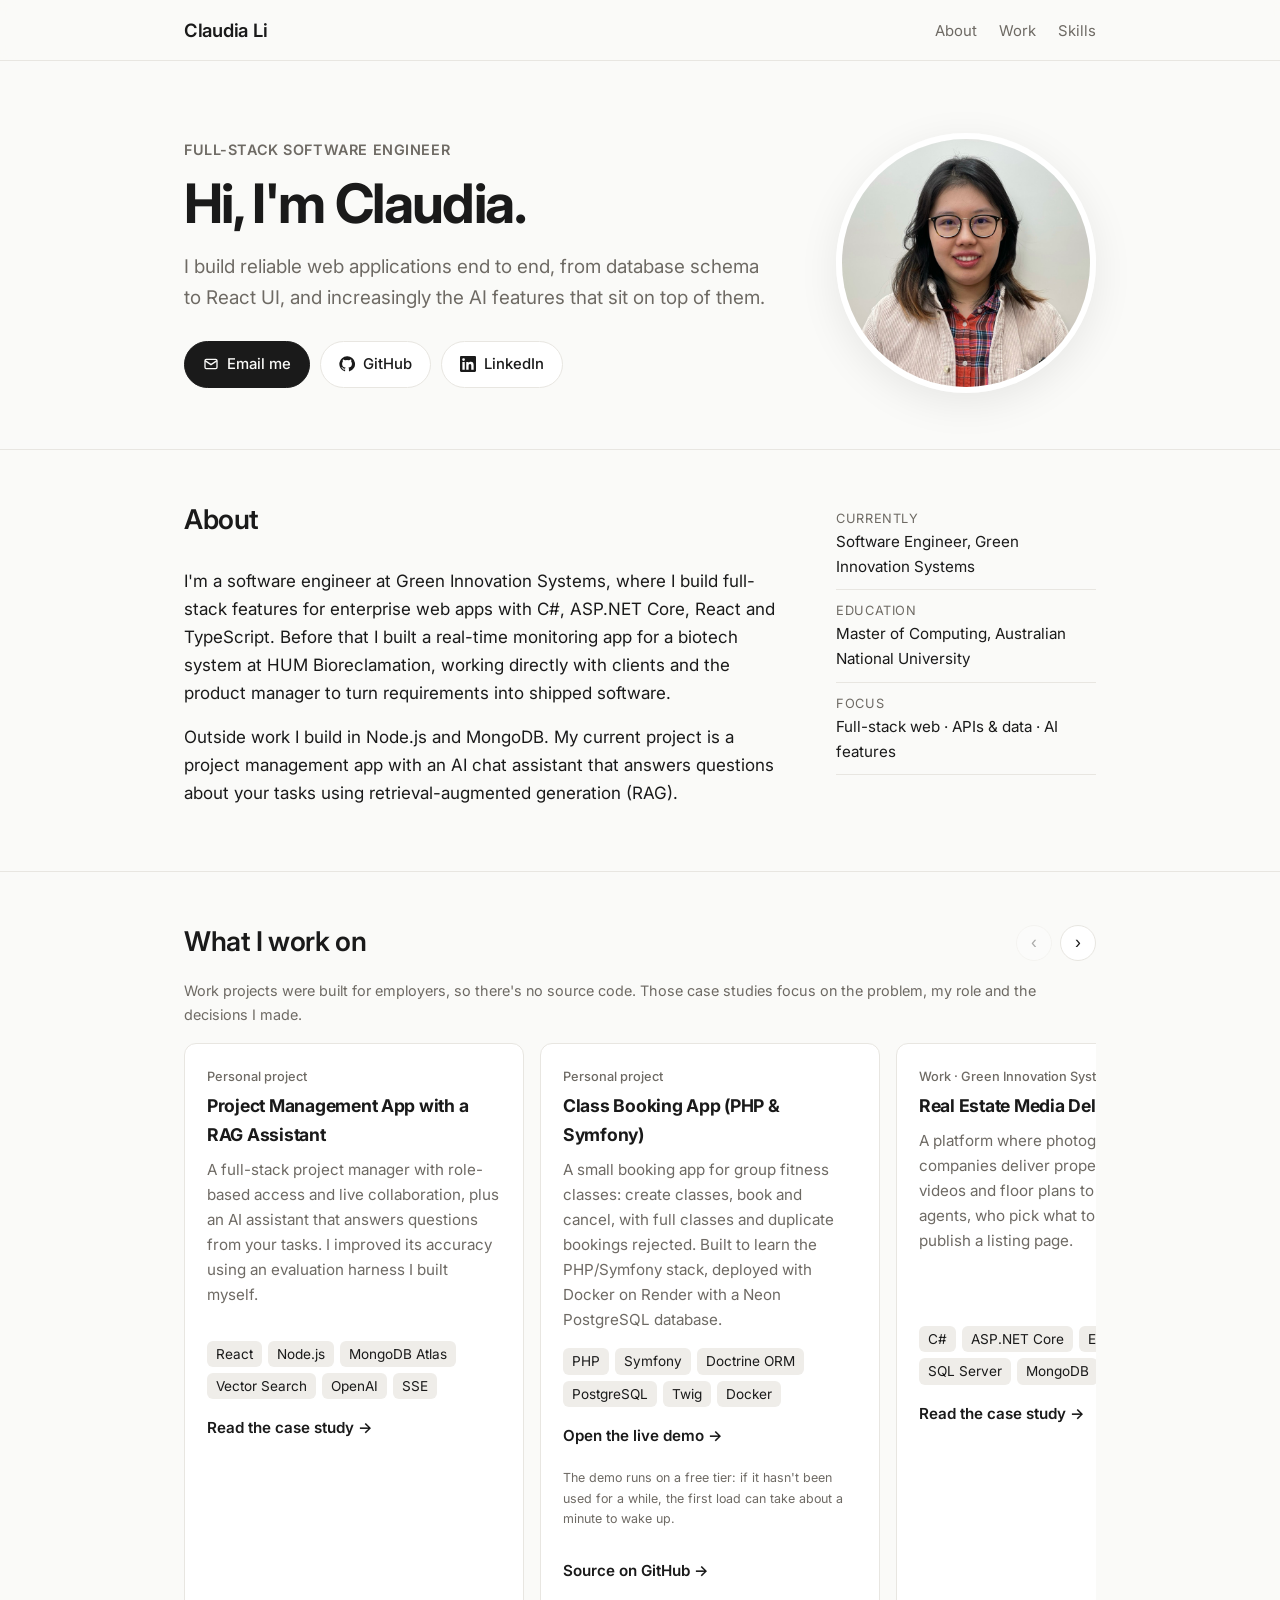
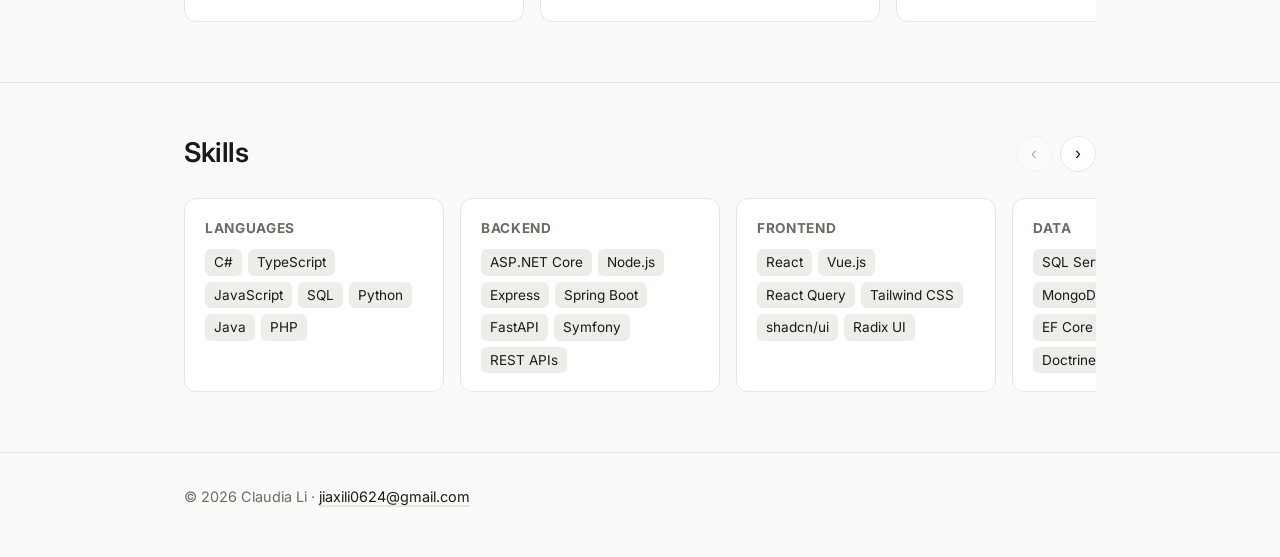
<file: index.html>
<!doctype html>
<html lang="en">
  <head>
    <meta charset="utf-8" />
    <meta name="viewport" content="width=device-width, initial-scale=1" />
    <title>Claudia Li — Full-Stack Software Engineer</title>
    <meta
      name="description"
      content="Claudia Li is a full-stack software engineer building web applications with C#/.NET, Node.js, React and TypeScript, plus AI features like RAG chat assistants."
    />
    <link rel="preconnect" href="https://fonts.googleapis.com" />
    <link rel="preconnect" href="https://fonts.gstatic.com" crossorigin />
    <link
      href="https://fonts.googleapis.com/css2?family=Inter:wght@400;500;600;700&display=swap"
      rel="stylesheet"
    />
    <link rel="stylesheet" href="styles.css" />
  </head>
  <body>
    <nav class="nav">
      <div class="wrap">
        <a class="nav__name" href="#top">Claudia Li</a>
        <ul class="nav__links">
          <li><a href="#about">About</a></li>
          <li><a href="#projects">Work</a></li>
          <li><a href="#skills">Skills</a></li>
        </ul>
      </div>
    </nav>

    <header class="hero" id="top">
      <div class="wrap">
        <div>
          <p class="hero__eyebrow">Full-Stack Software Engineer</p>
          <h1>Hi, I'm Claudia.</h1>
          <p class="hero__lede">
            I build reliable web applications end to end, from database schema to React UI, and
            increasingly the AI features that sit on top of them.
          </p>
          <div class="actions">
            <a class="btn btn--primary" href="mailto:jiaxili0624@gmail.com">
              <svg viewBox="0 0 24 24" fill="none" stroke="currentColor" stroke-width="2" aria-hidden="true"><rect x="3" y="5" width="18" height="14" rx="2"/><path d="m3 7 9 6 9-6"/></svg>
              Email me
            </a>
            <a class="btn" href="https://github.com/JxCl-L" target="_blank" rel="noopener">
              <svg viewBox="0 0 24 24" fill="currentColor" aria-hidden="true"><path d="M12 .5a11.5 11.5 0 0 0-3.64 22.41c.58.1.79-.25.79-.56v-2c-3.2.7-3.88-1.37-3.88-1.37-.53-1.33-1.28-1.69-1.28-1.69-1.05-.72.08-.7.08-.7 1.16.08 1.77 1.19 1.77 1.19 1.03 1.77 2.7 1.26 3.36.96.1-.75.4-1.26.73-1.55-2.56-.29-5.25-1.28-5.25-5.7 0-1.26.45-2.29 1.19-3.1-.12-.29-.52-1.46.11-3.05 0 0 .97-.31 3.17 1.18a11 11 0 0 1 5.77 0c2.2-1.49 3.17-1.18 3.17-1.18.63 1.59.23 2.76.11 3.05.74.81 1.19 1.84 1.19 3.1 0 4.43-2.7 5.4-5.27 5.69.41.36.78 1.06.78 2.14v3.17c0 .31.21.67.8.56A11.5 11.5 0 0 0 12 .5Z"/></svg>
              GitHub
            </a>
            <a class="btn" href="https://www.linkedin.com/in/claudia-li-7b77b0279" target="_blank" rel="noopener">
              <svg viewBox="0 0 24 24" fill="currentColor" aria-hidden="true"><path d="M20.45 20.45h-3.56v-5.57c0-1.33-.02-3.04-1.85-3.04-1.85 0-2.14 1.45-2.14 2.94v5.67H9.35V9h3.41v1.56h.05c.48-.9 1.64-1.85 3.37-1.85 3.6 0 4.27 2.37 4.27 5.46v6.28ZM5.34 7.43a2.06 2.06 0 1 1 0-4.13 2.06 2.06 0 0 1 0 4.13ZM7.12 20.45H3.56V9h3.56v11.45ZM22.22 0H1.77C.79 0 0 .77 0 1.73v20.54C0 23.23.79 24 1.77 24h20.45c.98 0 1.78-.77 1.78-1.73V1.73C24 .77 23.2 0 22.22 0Z"/></svg>
              LinkedIn
            </a>
          </div>
        </div>
        <img class="hero__photo" src="assets/claudia.jpg" alt="Portrait of Claudia Li" width="260" height="260" />
      </div>
    </header>

    <main>
      <section id="about">
        <div class="wrap about">
          <div>
            <h2 class="section-title">About</h2>
            <p>
              I'm a software engineer at Green Innovation Systems, where I build full-stack features
              for enterprise web apps with C#, ASP.NET Core, React and TypeScript. Before that I
              built a real-time monitoring app for a biotech system at HUM Bioreclamation, working
              directly with clients and the product manager to turn requirements into shipped
              software.
            </p>
            <p>
              Outside work I build in Node.js and MongoDB. My current project is a project
              management app with an AI chat assistant that answers questions about your tasks using
              retrieval-augmented generation (RAG).
            </p>
          </div>
          <ul class="facts">
            <li><span>Currently</span>Software Engineer, Green Innovation Systems</li>
            <li><span>Education</span>Master of Computing, Australian National University</li>
            <li><span>Focus</span>Full-stack web · APIs &amp; data · AI features</li>
          </ul>
        </div>
      </section>

      <section id="projects">
        <div class="wrap">
          <div class="rail-head">
            <h2 class="section-title">What I work on</h2>
            <div class="rail-ctrl">
              <button class="rail-btn" type="button" data-rail-dir="-1" aria-label="Scroll left">‹</button>
              <button class="rail-btn" type="button" data-rail-dir="1" aria-label="Scroll right">›</button>
            </div>
          </div>
          <p class="group-note">
            Work projects were built for employers, so there's no source code. Those case studies
            focus on the problem, my role and the decisions I made.
          </p>
          <div class="rail rail--projects">
            <article class="project">
              <p class="project__meta">Personal project</p>
              <h3>Project Management App with a RAG Assistant</h3>
              <p>
                A full-stack project manager with role-based access and live collaboration, plus an
                AI assistant that answers questions from your tasks. I improved its accuracy using
                an evaluation harness I built myself.
              </p>
              <ul class="tags">
                <li>React</li><li>Node.js</li><li>MongoDB Atlas</li><li>Vector Search</li><li>OpenAI</li><li>SSE</li>
              </ul>
              <p class="project__status">
                <a class="project__link" href="projects/project-management-assistant.html">Read the case study →</a>
              </p>
            </article>
            <article class="project">
              <p class="project__meta">Personal project</p>
              <h3>Class Booking App (PHP &amp; Symfony)</h3>
              <p>
                A small booking app for group fitness classes: create classes, book and cancel,
                with full classes and duplicate bookings rejected. Built to learn the PHP/Symfony
                stack, deployed with Docker on Render with a Neon PostgreSQL database.
              </p>
              <ul class="tags">
                <li>PHP</li><li>Symfony</li><li>Doctrine ORM</li><li>PostgreSQL</li><li>Twig</li><li>Docker</li>
              </ul>
              <p class="project__status">
                <a class="project__link" href="https://class-booking-app-php-symfony.onrender.com" target="_blank" rel="noopener">Open the live demo →</a>
              </p>
              <p style="margin-top:4px;font-size:0.78rem;color:var(--muted)">
                The demo runs on a free tier: if it hasn't been used for a while, the first load can take about a minute to wake up.
              </p>
              <p style="margin-top:12px">
                <a class="project__link" href="https://github.com/JxCl-L/class-booking-app-php-symfony" target="_blank" rel="noopener">Source on GitHub →</a>
              </p>
            </article>
            <article class="project">
              <p class="project__meta">Work · Green Innovation Systems</p>
              <h3>Real Estate Media Delivery Platform</h3>
              <p>
                A platform where photography companies deliver property photos, videos and floor
                plans to real estate agents, who pick what to show and publish a listing page.
              </p>
              <ul class="tags">
                <li>C#</li><li>ASP.NET Core</li><li>EF Core</li><li>SQL Server</li><li>MongoDB</li><li>Azure Blob</li>
              </ul>
              <p class="project__status">
                <a class="project__link" href="projects/real-estate-media.html">Read the case study →</a>
              </p>
            </article>
            <article class="project">
              <p class="project__meta">Work · HUM Bioreclamation</p>
              <h3>Real-Time Monitoring for a Biotech System</h3>
              <p>
                A web app for monitoring a biotechnology system in real time. I built the layered
                ASP.NET Web API, designed the SQL Server schema, and sped up heavy queries with
                indexing and projections.
              </p>
              <ul class="tags">
                <li>C#</li><li>ASP.NET Web API</li><li>EF Core</li><li>SQL Server</li><li>Swagger</li>
              </ul>
              <p class="project__status">Case study coming soon</p>
            </article>
          </div>
        </div>
      </section>

      <section id="skills">
        <div class="wrap">
          <div class="rail-head">
            <h2 class="section-title">Skills</h2>
            <div class="rail-ctrl">
              <button class="rail-btn" type="button" data-rail-dir="-1" aria-label="Scroll left">‹</button>
              <button class="rail-btn" type="button" data-rail-dir="1" aria-label="Scroll right">›</button>
            </div>
          </div>
          <div class="rail rail--skills">
            <div class="skill-group">
              <h3>Languages</h3>
              <ul class="tags">
                <li>C#</li><li>TypeScript</li><li>JavaScript</li><li>SQL</li><li>Python</li><li>Java</li><li>PHP</li>
              </ul>
            </div>
            <div class="skill-group">
              <h3>Backend</h3>
              <ul class="tags">
                <li>ASP.NET Core</li><li>Node.js</li><li>Express</li><li>Spring Boot</li><li>FastAPI</li><li>Symfony</li><li>REST APIs</li>
              </ul>
            </div>
            <div class="skill-group">
              <h3>Frontend</h3>
              <ul class="tags">
                <li>React</li><li>Vue.js</li><li>React Query</li><li>Tailwind CSS</li><li>shadcn/ui</li><li>Radix UI</li>
              </ul>
            </div>
            <div class="skill-group">
              <h3>Data</h3>
              <ul class="tags">
                <li>SQL Server</li><li>PostgreSQL</li><li>MongoDB</li><li>MySQL</li><li>EF Core</li><li>Prisma</li><li>Doctrine ORM</li>
              </ul>
            </div>
            <div class="skill-group">
              <h3>Cloud &amp; DevOps</h3>
              <ul class="tags">
                <li>AWS</li><li>Azure</li><li>Docker</li><li>GitHub Actions</li><li>Azure DevOps</li>
              </ul>
            </div>
            <div class="skill-group">
              <h3>AI</h3>
              <ul class="tags">
                <li>RAG</li><li>Vector search</li><li>OpenAI embeddings</li><li>LLM APIs</li><li>Claude Code</li>
              </ul>
            </div>
          </div>
        </div>
      </section>

    </main>

    <footer>
      <div class="wrap">
        © 2026 Claudia Li ·
        <a href="mailto:jiaxili0624@gmail.com">jiaxili0624@gmail.com</a>
      </div>
    </footer>
    <script src="nav.js"></script>
    <script src="rail.js"></script>
  </body>
</html>
</file>
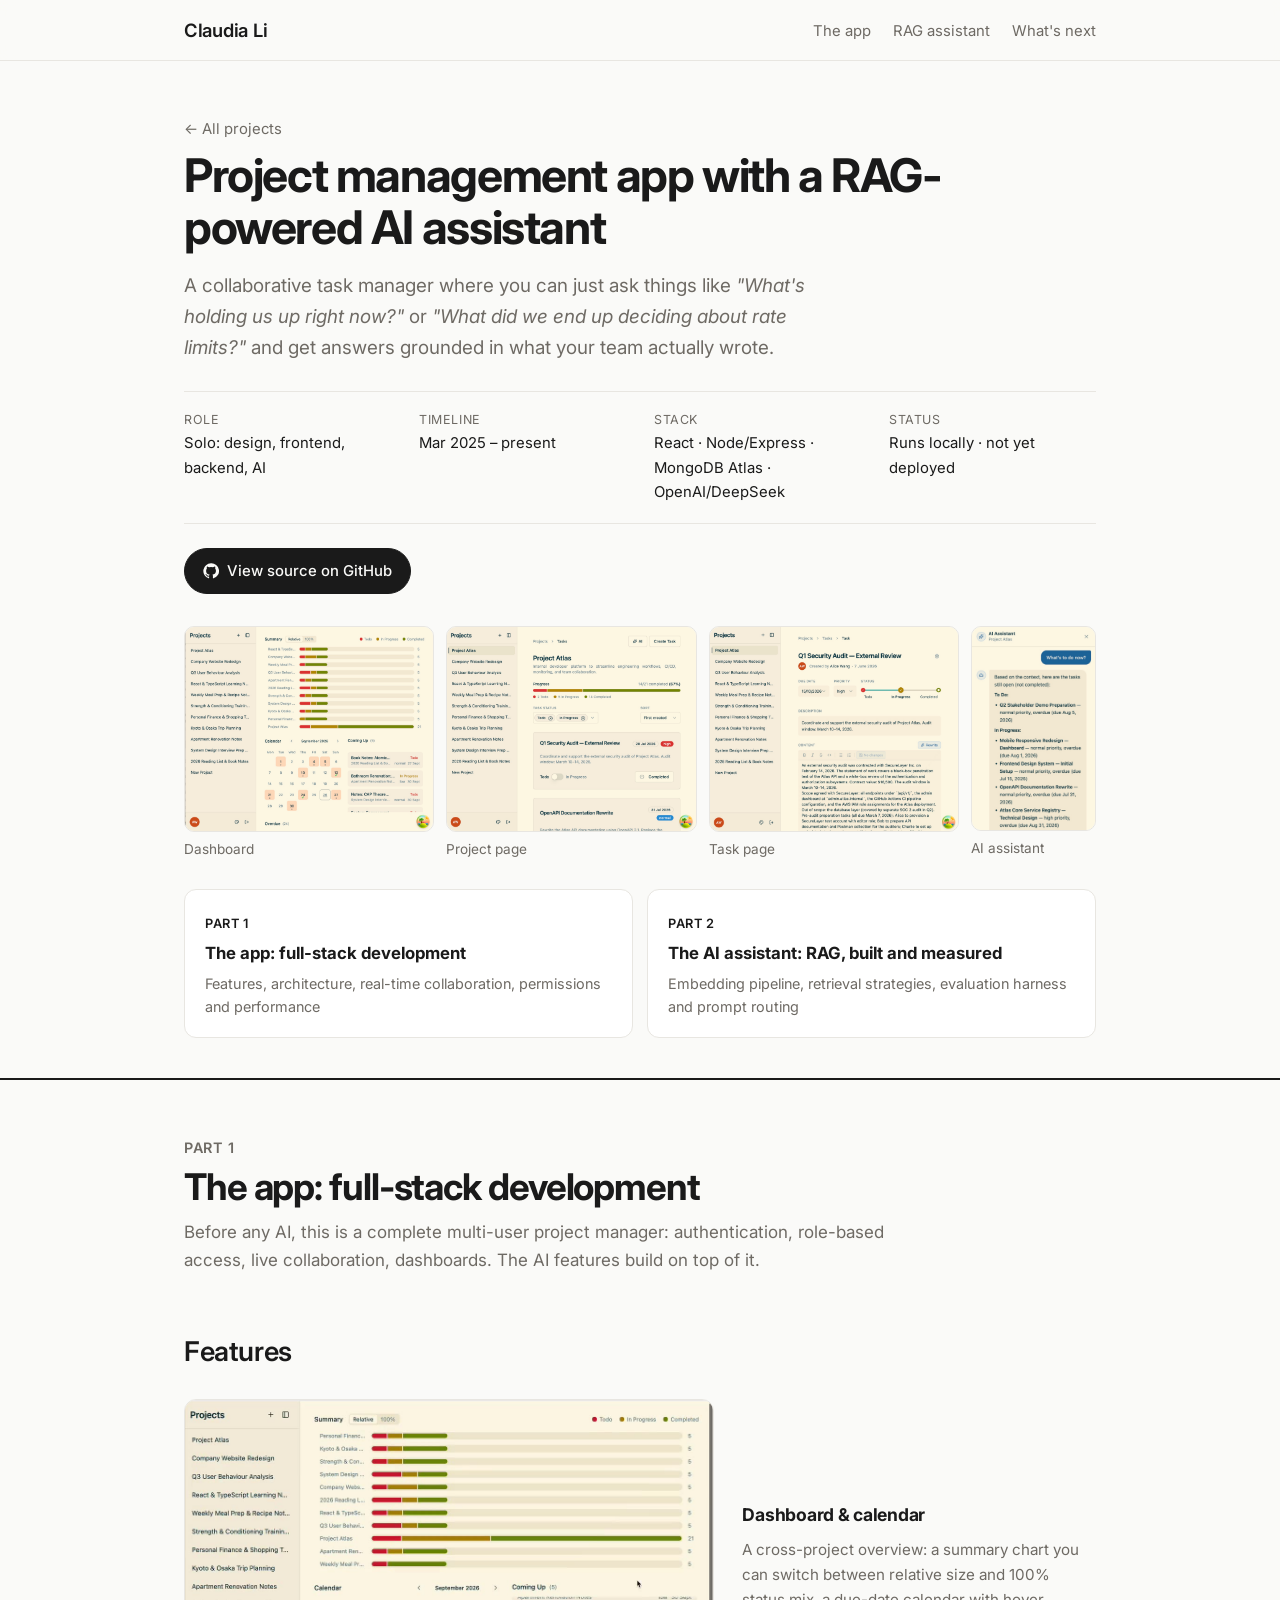
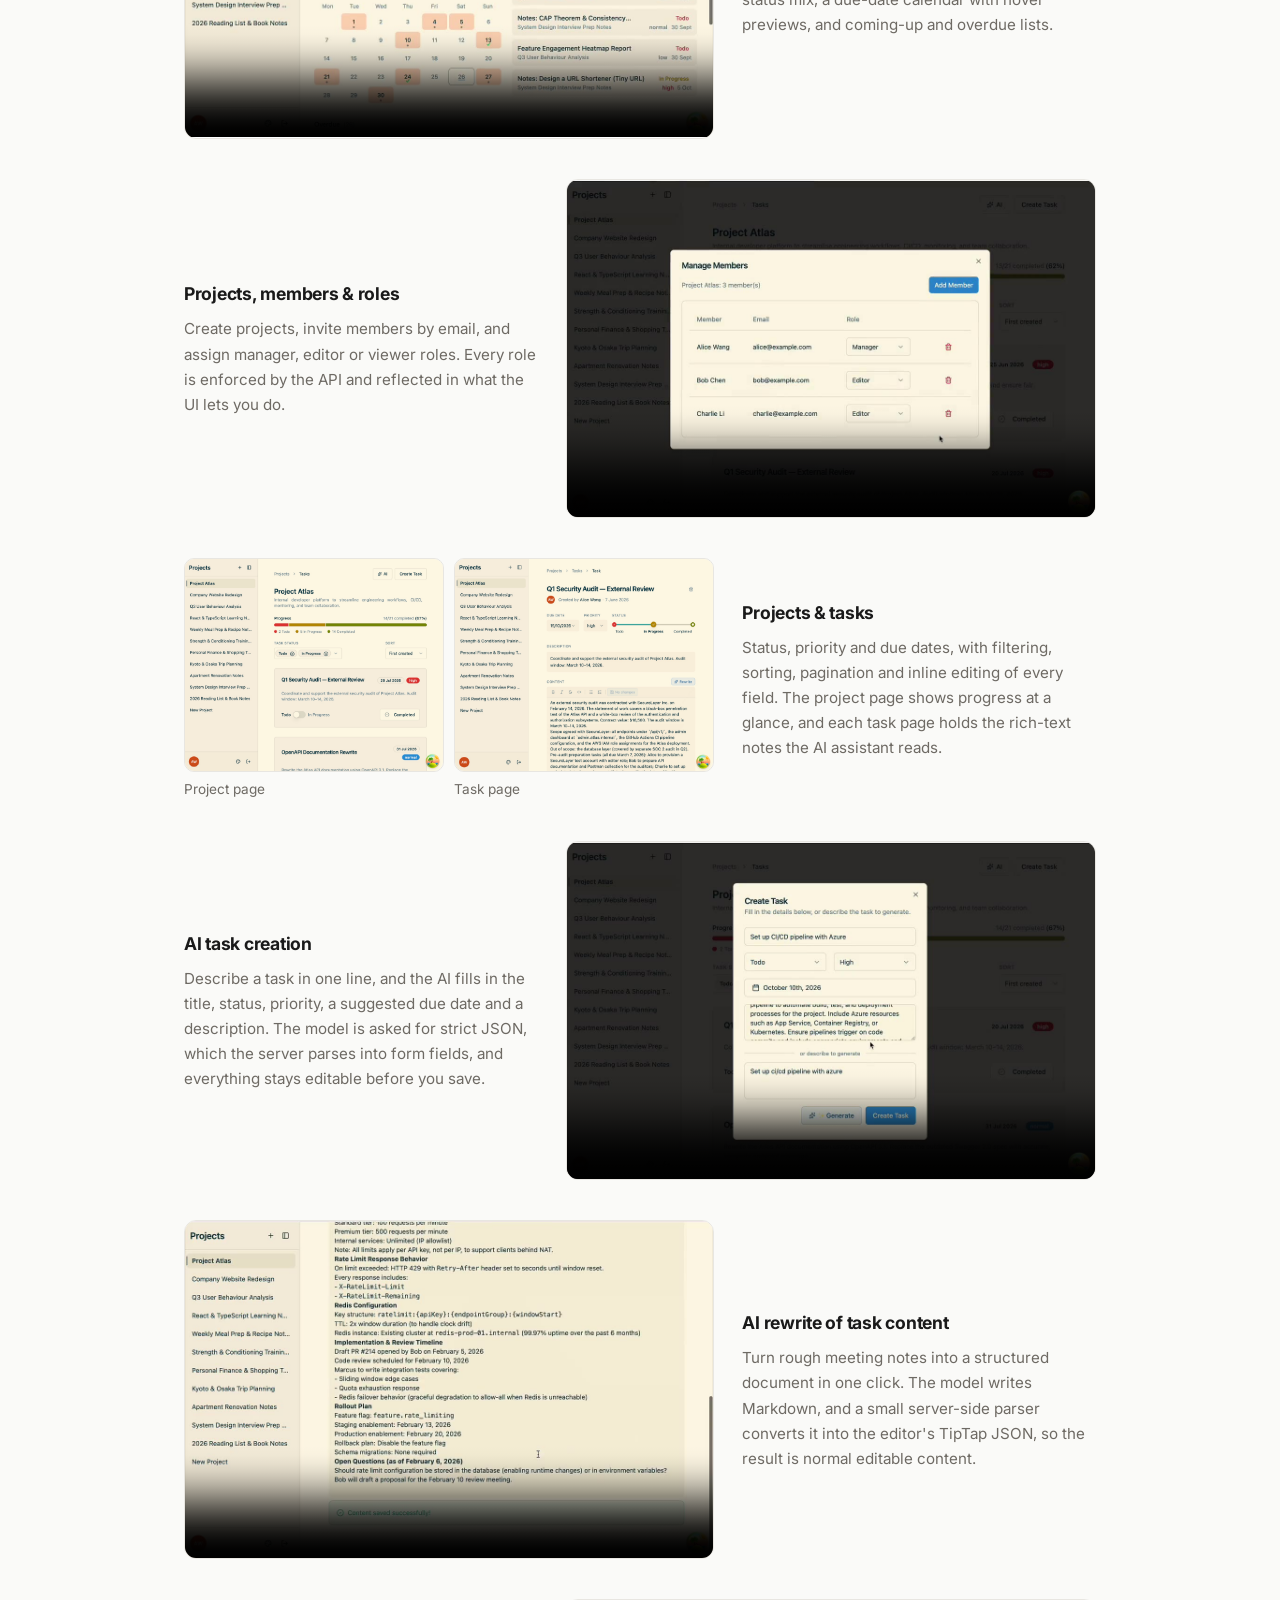
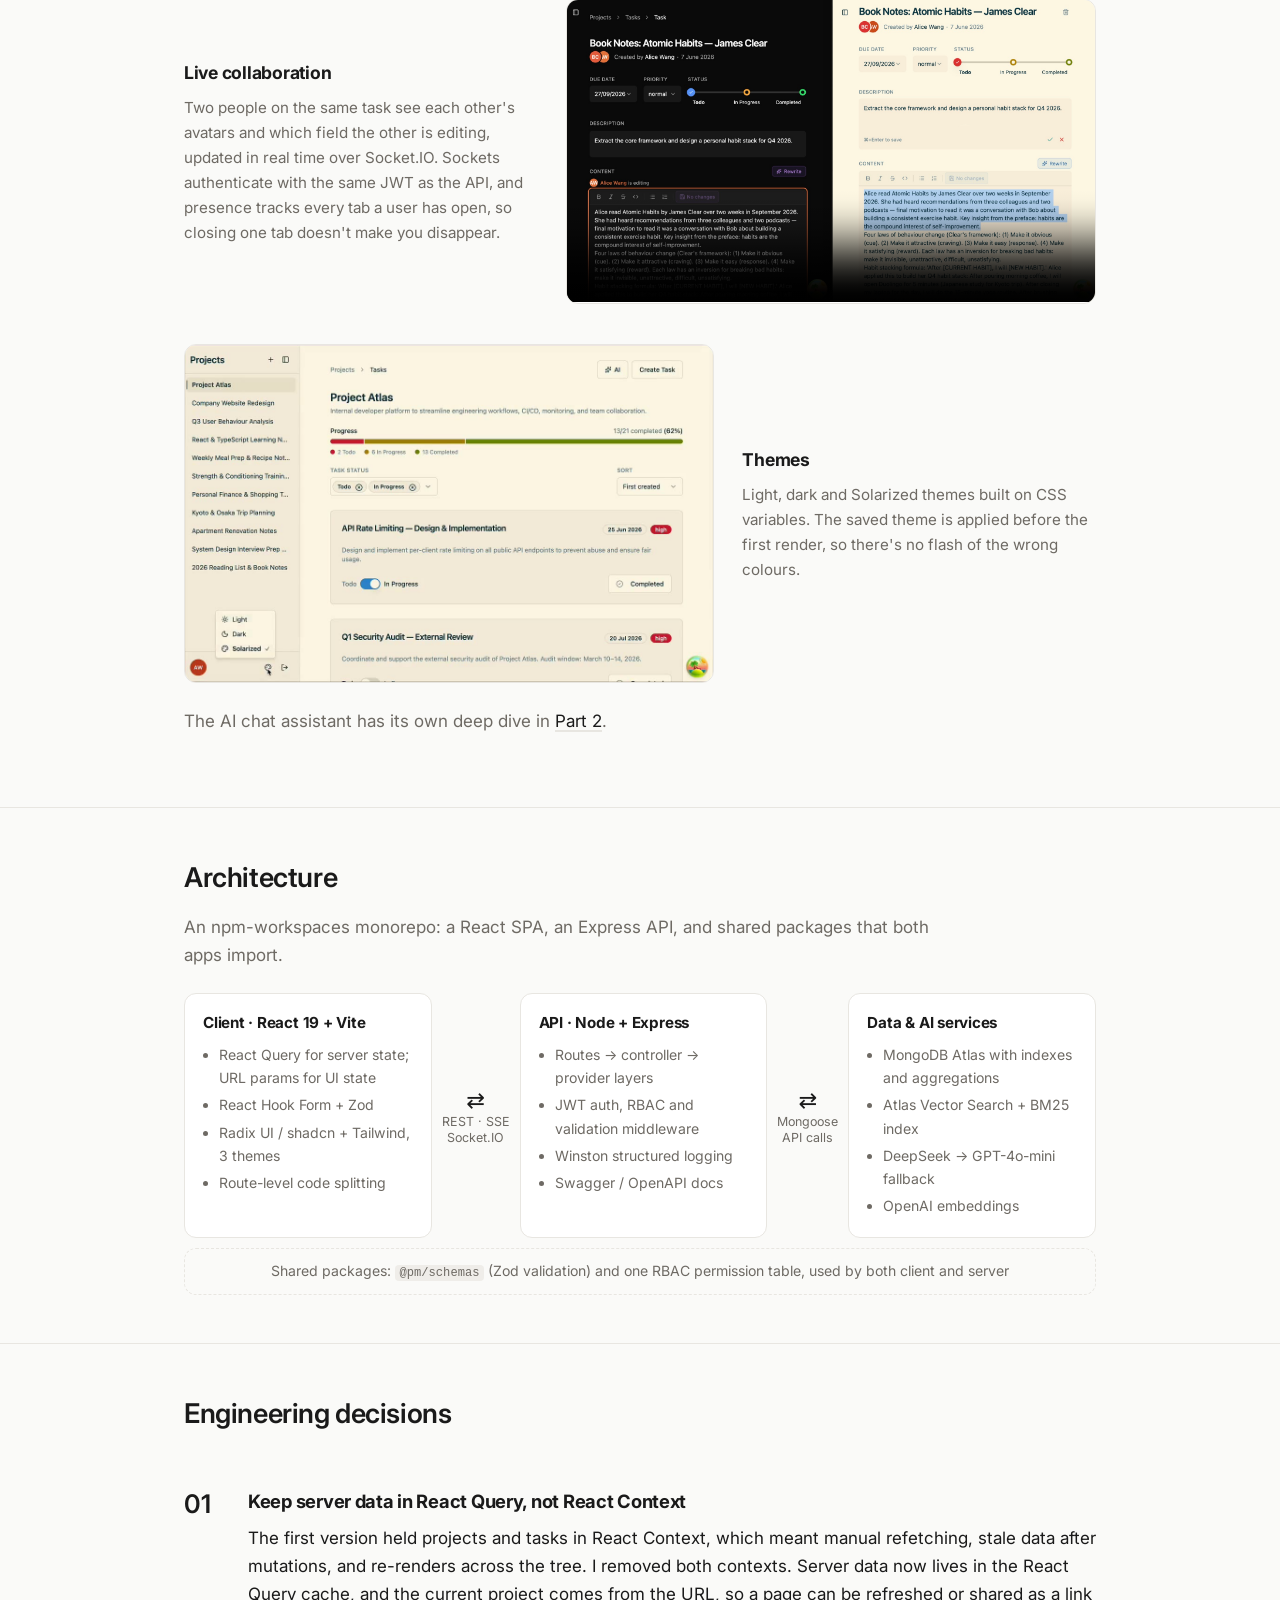
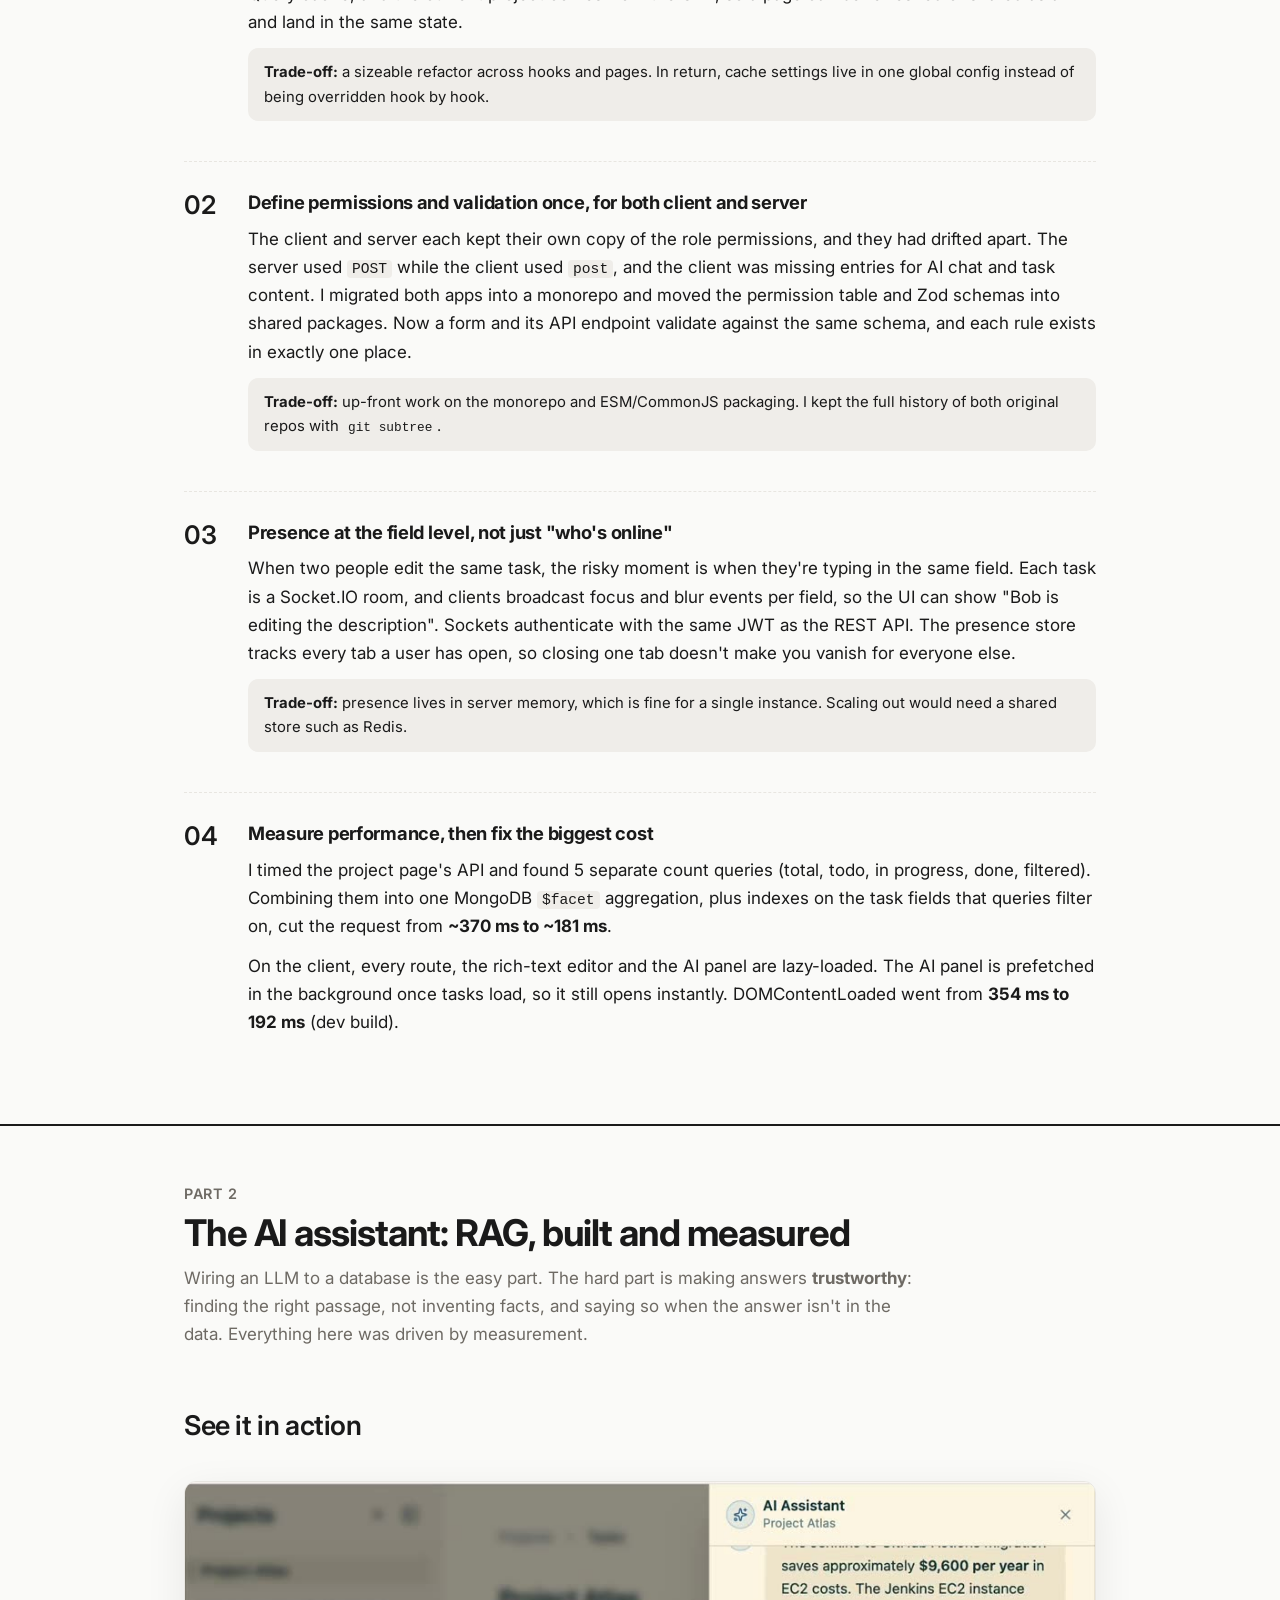
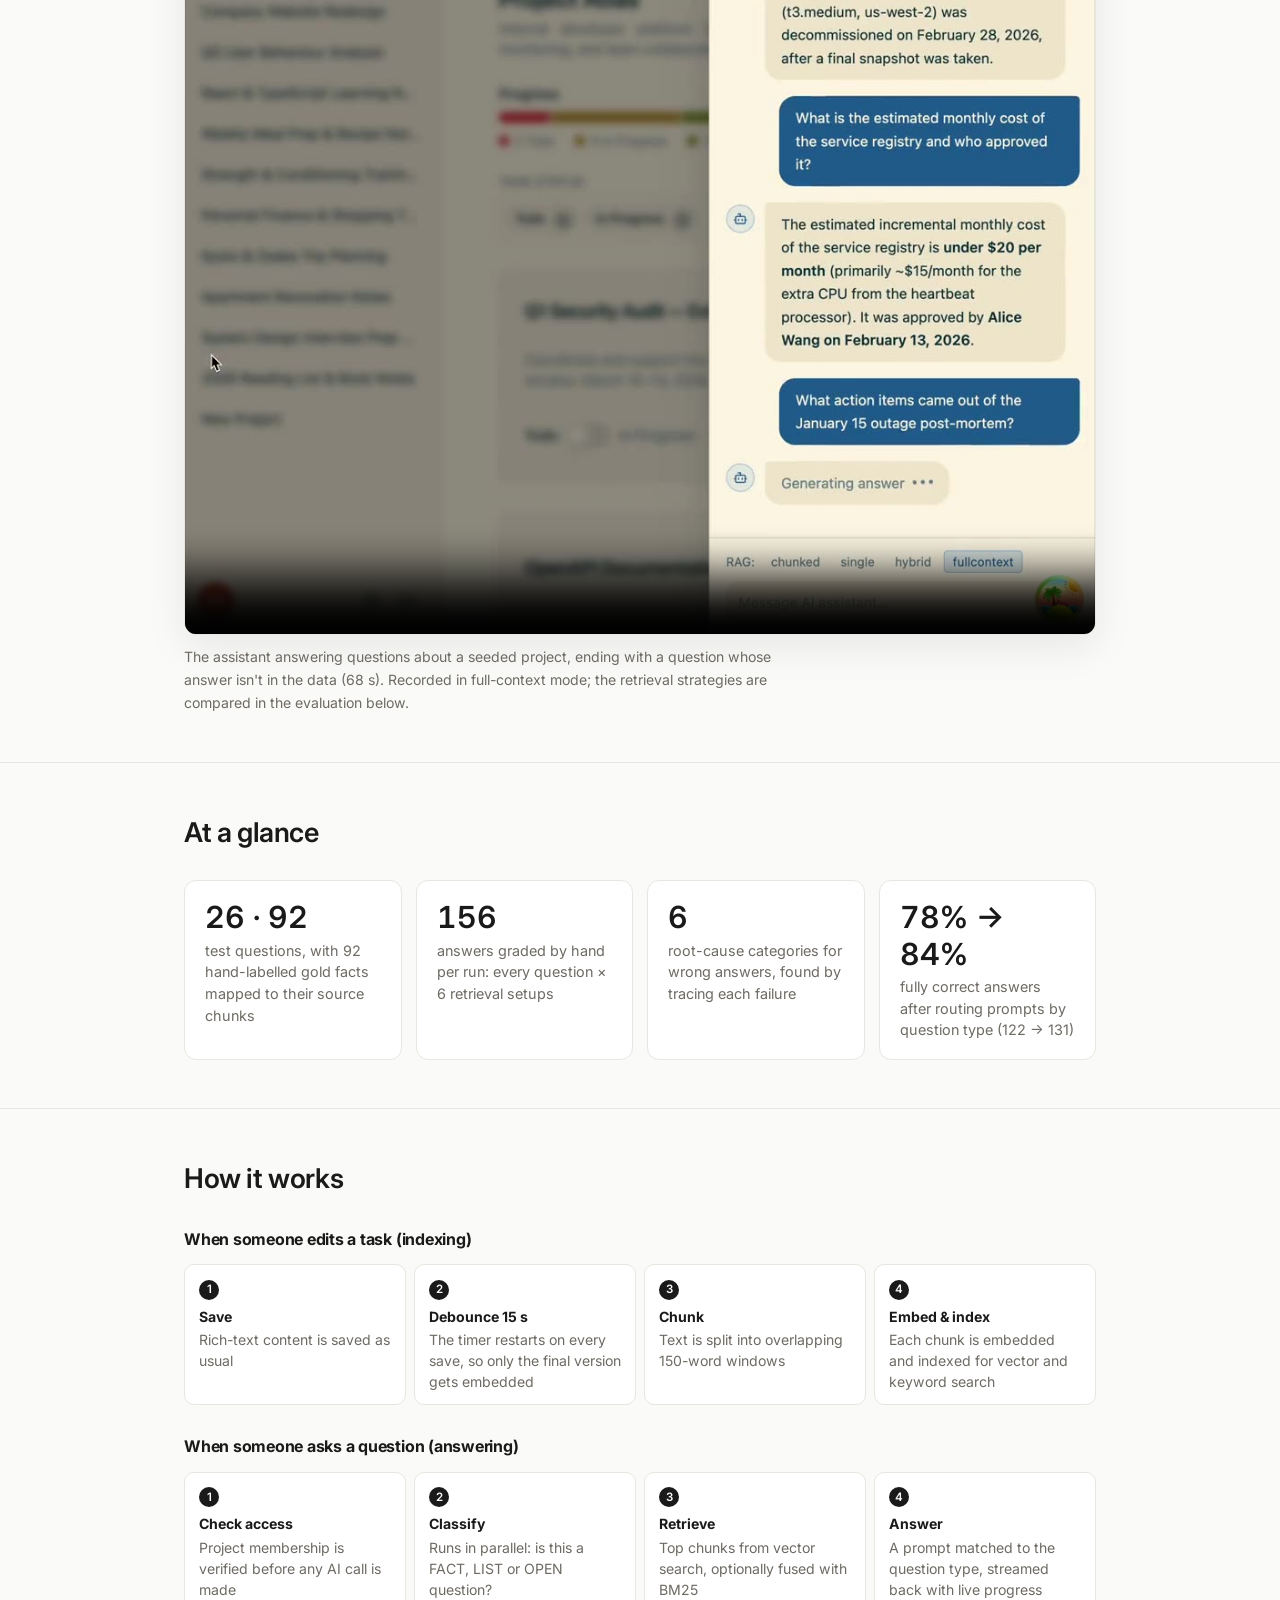
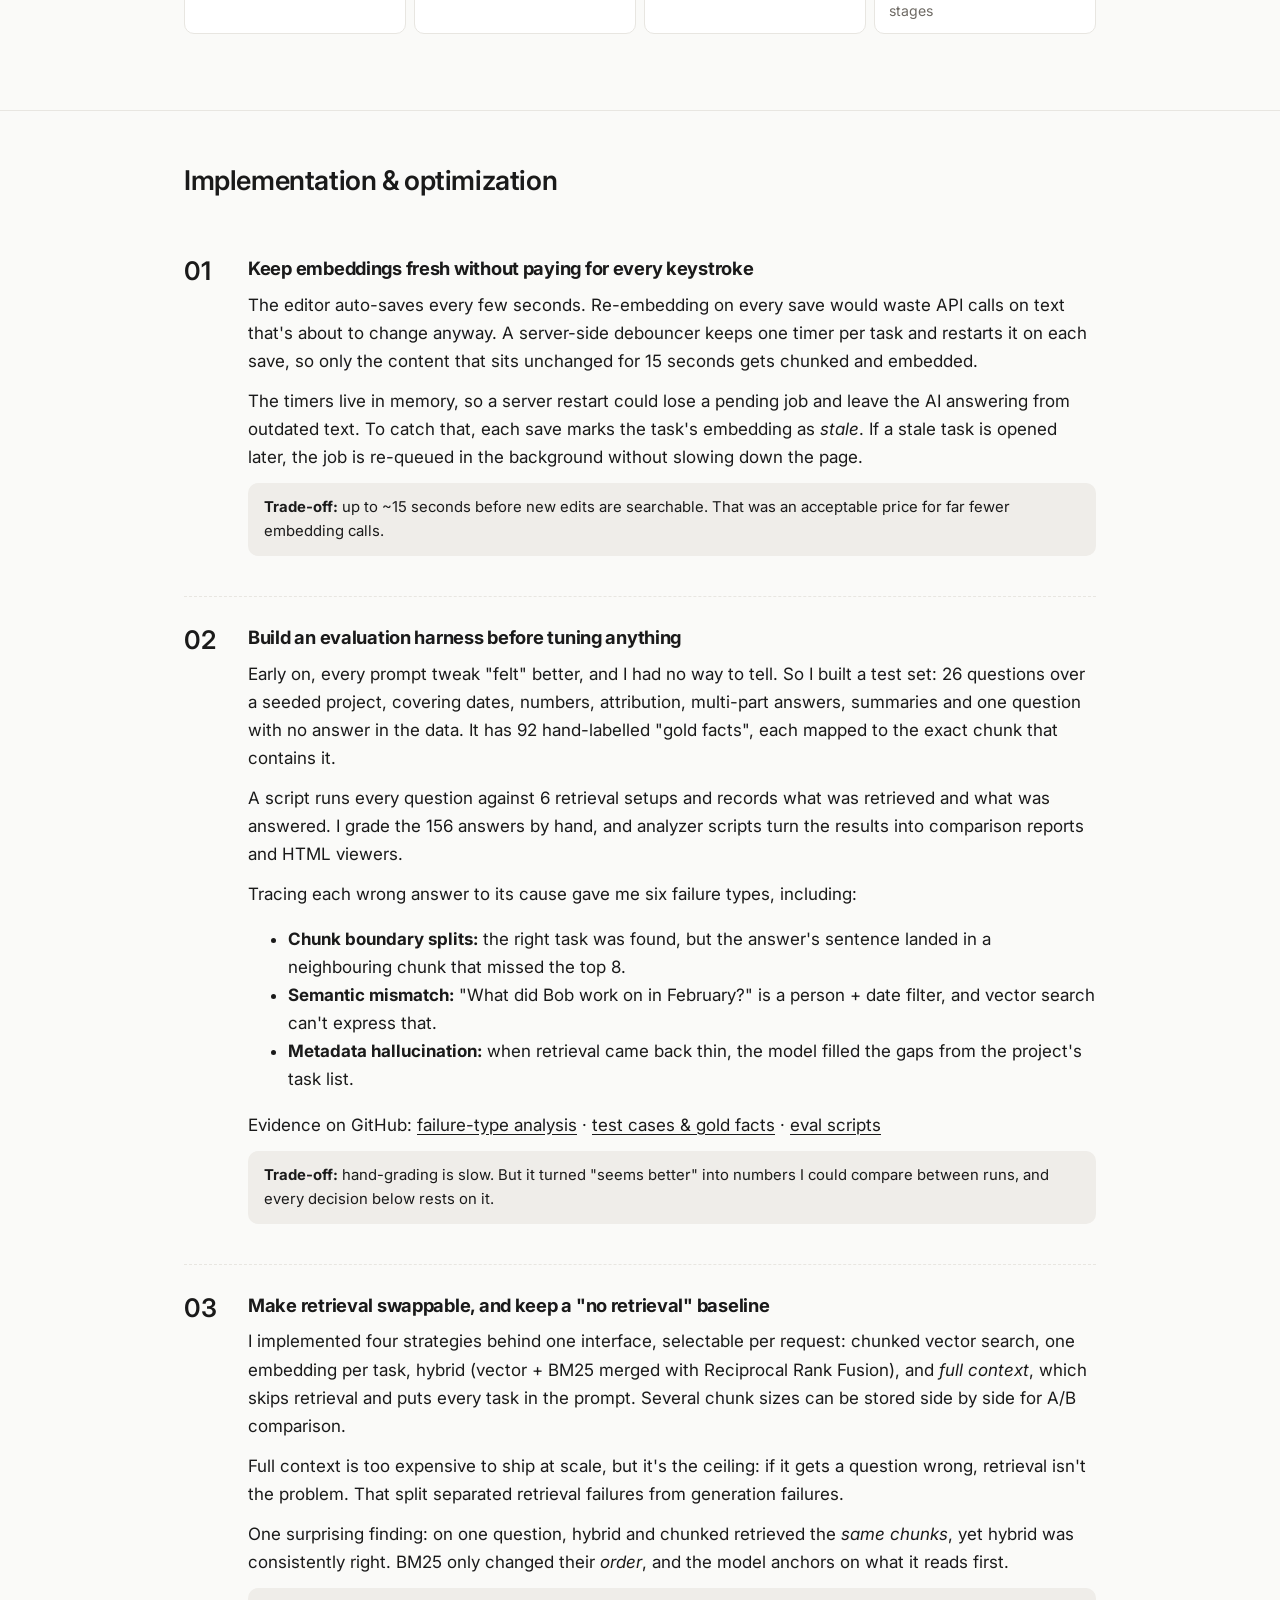
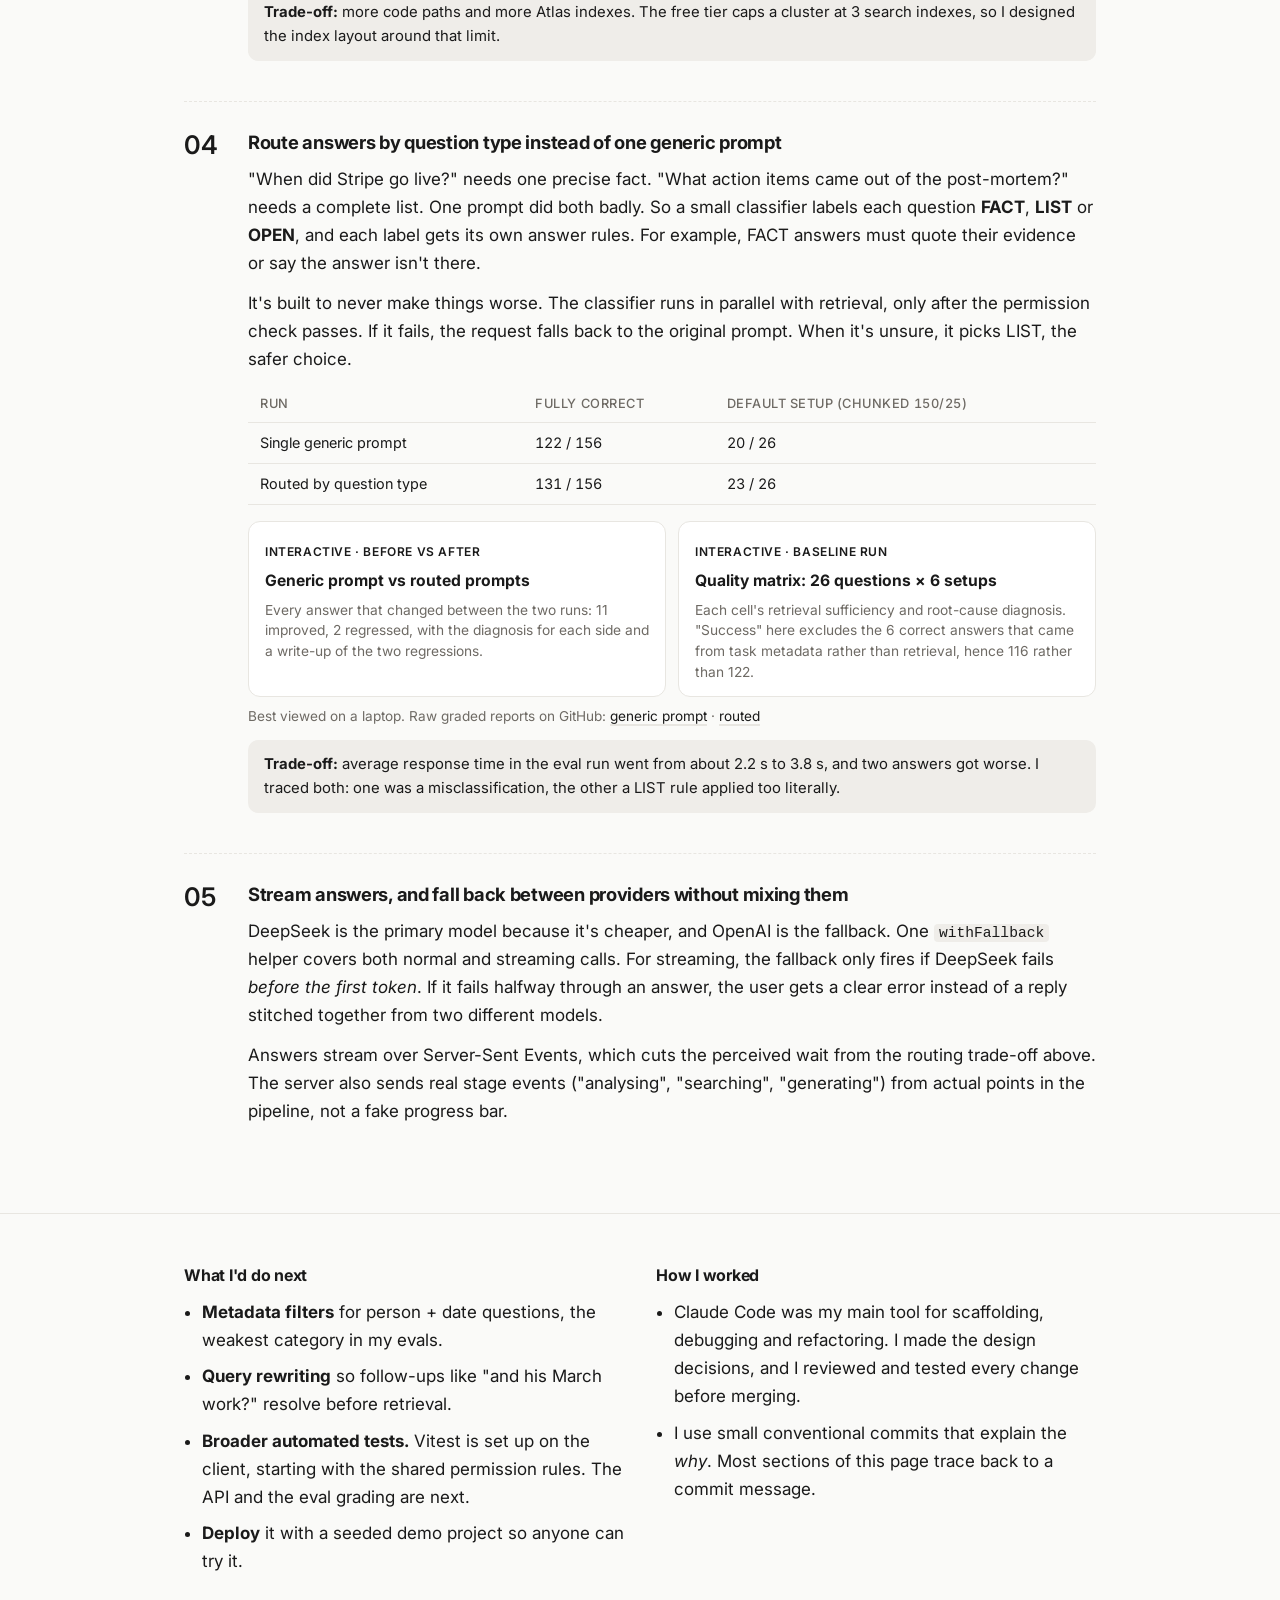
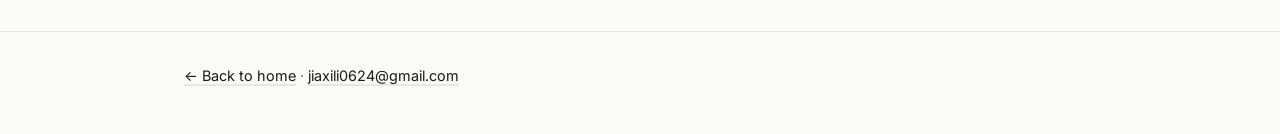
<file: projects/project-management-assistant.html>
<!doctype html>
<html lang="en">
  <head>
    <meta charset="utf-8" />
    <meta name="viewport" content="width=device-width, initial-scale=1" />
    <title>Project Manager with RAG Assistant — Claudia Li</title>
    <meta
      name="description"
      content="Case study: a full-stack project management app with an AI assistant built on retrieval-augmented generation, and the evaluation harness used to improve it."
    />
    <link rel="preconnect" href="https://fonts.googleapis.com" />
    <link rel="preconnect" href="https://fonts.gstatic.com" crossorigin />
    <link
      href="https://fonts.googleapis.com/css2?family=Inter:wght@400;500;600;700&display=swap"
      rel="stylesheet"
    />
    <link rel="stylesheet" href="../styles.css" />
  </head>
  <body>
    <nav class="nav">
      <div class="wrap">
        <a class="nav__name" href="../index.html">Claudia Li</a>
        <ul class="nav__links">
          <li><a href="#app">The app</a></li>
          <li><a href="#rag">RAG assistant</a></li>
          <li><a href="#next">What's next</a></li>
        </ul>
      </div>
    </nav>

    <header class="cs-hero">
      <div class="wrap">
        <a class="back" href="../index.html#projects">← All projects</a>
        <h1>Project management app with a RAG-powered AI assistant</h1>
        <p class="hero__lede">
          A collaborative task manager where you can just ask things like
          <em>"What's holding us up right now?"</em> or
          <em>"What did we end up deciding about rate limits?"</em> and get answers grounded in
          what your team actually wrote.
        </p>

        <div class="cs-meta">
          <div><span>Role</span>Solo: design, frontend, backend, AI</div>
          <div><span>Timeline</span>Mar 2025 – present</div>
          <div><span>Stack</span>React · Node/Express · MongoDB Atlas · OpenAI/DeepSeek</div>
          <div><span>Status</span>Runs locally · not yet deployed</div>
        </div>

        <div class="actions">
          <a class="btn btn--primary" href="https://github.com/JxCl-L/project-management-assistant" target="_blank" rel="noopener">
            <svg viewBox="0 0 24 24" fill="currentColor" aria-hidden="true"><path d="M12 .5a11.5 11.5 0 0 0-3.64 22.41c.58.1.79-.25.79-.56v-2c-3.2.7-3.88-1.37-3.88-1.37-.53-1.33-1.28-1.69-1.28-1.69-1.05-.72.08-.7.08-.7 1.16.08 1.77 1.19 1.77 1.19 1.03 1.77 2.7 1.26 3.36.96.1-.75.4-1.26.73-1.55-2.56-.29-5.25-1.28-5.25-5.7 0-1.26.45-2.29 1.19-3.1-.12-.29-.52-1.46.11-3.05 0 0 .97-.31 3.17 1.18a11 11 0 0 1 5.77 0c2.2-1.49 3.17-1.18 3.17-1.18.63 1.59.23 2.76.11 3.05.74.81 1.19 1.84 1.19 3.1 0 4.43-2.7 5.4-5.27 5.69.41.36.78 1.06.78 2.14v3.17c0 .31.21.67.8.56A11.5 11.5 0 0 0 12 .5Z"/></svg>
            View source on GitHub
          </a>
        </div>

        <div class="screens">
          <a class="screen" href="../assets/pma/screen-dashboard.jpg">
            <img src="../assets/pma/screen-dashboard.jpg" alt="Dashboard with project summary chart, calendar and coming-up tasks" loading="lazy" />
            <span>Dashboard</span>
          </a>
          <a class="screen" href="../assets/pma/screen-project.jpg">
            <img src="../assets/pma/screen-project.jpg" alt="Project page with progress bar, status filters and task cards" loading="lazy" />
            <span>Project page</span>
          </a>
          <a class="screen" href="../assets/pma/screen-task.jpg">
            <img src="../assets/pma/screen-task.jpg" alt="Task page with due date, priority, status stepper and rich-text content" loading="lazy" />
            <span>Task page</span>
          </a>
          <a class="screen screen--tall" href="../assets/pma/screen-chat.jpg">
            <img src="../assets/pma/screen-chat.jpg" alt="AI assistant chat panel answering a question about the project" loading="lazy" />
            <span>AI assistant</span>
          </a>
        </div>

        <div class="parts">
          <a class="part-card" href="#app">
            <span>Part 1</span>
            <b>The app: full-stack development</b>
            <p>Features, architecture, real-time collaboration, permissions and performance</p>
          </a>
          <a class="part-card" href="#rag">
            <span>Part 2</span>
            <b>The AI assistant: RAG, built and measured</b>
            <p>Embedding pipeline, retrieval strategies, evaluation harness and prompt routing</p>
          </a>
        </div>
      </div>
    </header>

    <main>

      <!-- ======================= PART 1 ======================= -->

      <div class="part-header" id="app">
        <div class="wrap">
          <p class="hero__eyebrow">Part 1</p>
          <h2>The app: full-stack development</h2>
          <p>
            Before any AI, this is a complete multi-user project manager: authentication,
            role-based access, live collaboration, dashboards. The AI features build on top of it.
          </p>
        </div>
      </div>

      <section>
        <div class="wrap">
          <h2 class="section-title">Features</h2>
          <div class="showcase">
            <div class="show">
              <video controls preload="none" muted playsinline poster="../assets/pma/dashboard-calendar-poster.jpg">
                <source src="../assets/pma/dashboard-calendar.mp4" type="video/mp4" />
              </video>
              <div class="show__text">
                <h3>Dashboard &amp; calendar</h3>
                <p>A cross-project overview: a summary chart you can switch between relative size and 100% status mix, a due-date calendar with hover previews, and coming-up and overdue lists.</p>
              </div>
            </div>
            <div class="show">
              <video controls preload="none" muted playsinline poster="../assets/pma/projects-members-poster.jpg">
                <source src="../assets/pma/projects-members.mp4" type="video/mp4" />
              </video>
              <div class="show__text">
                <h3>Projects, members &amp; roles</h3>
                <p>Create projects, invite members by email, and assign manager, editor or viewer roles. Every role is enforced by the API and reflected in what the UI lets you do.</p>
              </div>
            </div>
            <div class="show">
              <div class="show__pair">
                <a class="screen" href="../assets/pma/screen-project.jpg">
                  <img src="../assets/pma/screen-project.jpg" alt="Project page with progress bar, status filters and task cards" loading="lazy" />
                  <span>Project page</span>
                </a>
                <a class="screen" href="../assets/pma/screen-task.jpg">
                  <img src="../assets/pma/screen-task.jpg" alt="Task page with due date, priority, status stepper and rich-text content" loading="lazy" />
                  <span>Task page</span>
                </a>
              </div>
              <div class="show__text">
                <h3>Projects &amp; tasks</h3>
                <p>Status, priority and due dates, with filtering, sorting, pagination and inline editing of every field. The project page shows progress at a glance, and each task page holds the rich-text notes the AI assistant reads.</p>
              </div>
            </div>
            <div class="show">
              <video controls preload="none" muted playsinline poster="../assets/pma/ai-create-task-poster.jpg">
                <source src="../assets/pma/ai-create-task.mp4" type="video/mp4" />
              </video>
              <div class="show__text">
                <h3>AI task creation</h3>
                <p>Describe a task in one line, and the AI fills in the title, status, priority, a suggested due date and a description. The model is asked for strict JSON, which the server parses into form fields, and everything stays editable before you save.</p>
              </div>
            </div>
            <div class="show">
              <video controls preload="none" muted playsinline poster="../assets/pma/ai-rewrite-content-poster.jpg">
                <source src="../assets/pma/ai-rewrite-content.mp4" type="video/mp4" />
              </video>
              <div class="show__text">
                <h3>AI rewrite of task content</h3>
                <p>Turn rough meeting notes into a structured document in one click. The model writes Markdown, and a small server-side parser converts it into the editor's TipTap JSON, so the result is normal editable content.</p>
              </div>
            </div>
            <div class="show">
              <video controls preload="none" muted playsinline poster="../assets/pma/screen-collab.jpg">
                <source src="../assets/pma/live-collab.mp4" type="video/mp4" />
              </video>
              <div class="show__text">
                <h3>Live collaboration</h3>
                <p>Two people on the same task see each other's avatars and which field the other is editing, updated in real time over Socket.IO. Sockets authenticate with the same JWT as the API, and presence tracks every tab a user has open, so closing one tab doesn't make you disappear.</p>
              </div>
            </div>
            <div class="show">
              <video autoplay loop preload="metadata" muted playsinline poster="../assets/pma/theme-switch-poster.jpg">
                <source src="../assets/pma/theme-switch.mp4" type="video/mp4" />
              </video>
              <div class="show__text">
                <h3>Themes</h3>
                <p>Light, dark and Solarized themes built on CSS variables. The saved theme is applied before the first render, so there's no flash of the wrong colours.</p>
              </div>
            </div>
          </div>

          <p class="lead-in">
            The AI chat assistant has its own deep dive in <a href="#rag">Part 2</a>.
          </p>
          </div>
        </div>
      </section>

      <section>
        <div class="wrap">
          <h2 class="section-title">Architecture</h2>
          <p class="lead-in">
            An npm-workspaces monorepo: a React SPA, an Express API, and shared packages that both
            apps import.
          </p>

          <div class="arch">
            <div class="arch__box">
              <h3>Client · React 19 + Vite</h3>
              <ul>
                <li>React Query for server state; URL params for UI state</li>
                <li>React Hook Form + Zod</li>
                <li>Radix UI / shadcn + Tailwind, 3 themes</li>
                <li>Route-level code splitting</li>
              </ul>
            </div>
            <div class="arch__arrow">REST · SSE<br />Socket.IO</div>
            <div class="arch__box">
              <h3>API · Node + Express</h3>
              <ul>
                <li>Routes → controller → provider layers</li>
                <li>JWT auth, RBAC and validation middleware</li>
                <li>Winston structured logging</li>
                <li>Swagger / OpenAPI docs</li>
              </ul>
            </div>
            <div class="arch__arrow">Mongoose<br />API calls</div>
            <div class="arch__box">
              <h3>Data &amp; AI services</h3>
              <ul>
                <li>MongoDB Atlas with indexes and aggregations</li>
                <li>Atlas Vector Search + BM25 index</li>
                <li>DeepSeek → GPT-4o-mini fallback</li>
                <li>OpenAI embeddings</li>
              </ul>
            </div>
            <div class="arch__shared">
              Shared packages: <code>@pm/schemas</code> (Zod validation) and one RBAC permission
              table, used by both client and server
            </div>
          </div>
        </div>
      </section>

      <section>
        <div class="wrap">
          <h2 class="section-title">Engineering decisions</h2>

          <article class="decision">
            <div class="decision__num">01</div>
            <div>
              <h3>Keep server data in React Query, not React Context</h3>
              <p>
                The first version held projects and tasks in React Context, which meant manual
                refetching, stale data after mutations, and re-renders across the tree. I removed
                both contexts. Server data now lives in the React Query cache, and the current
                project comes from the URL, so a page can be refreshed or shared as a link and
                land in the same state.
              </p>
              <p class="tradeoff">
                <strong>Trade-off:</strong> a sizeable refactor across hooks and pages. In return,
                cache settings live in one global config instead of being overridden hook by hook.
              </p>
            </div>
          </article>

          <article class="decision">
            <div class="decision__num">02</div>
            <div>
              <h3>Define permissions and validation once, for both client and server</h3>
              <p>
                The client and server each kept their own copy of the role permissions, and they
                had drifted apart. The server used <code>POST</code> while the client used
                <code>post</code>, and the client was missing entries for AI chat and task content.
                I migrated both apps into a monorepo and moved the permission table and Zod schemas
                into shared packages. Now a form and its API endpoint validate against the same
                schema, and each rule exists in exactly one place.
              </p>
              <p class="tradeoff">
                <strong>Trade-off:</strong> up-front work on the monorepo and ESM/CommonJS
                packaging. I kept the full history of both original repos with
                <code>git subtree</code>.
              </p>
            </div>
          </article>

          <article class="decision">
            <div class="decision__num">03</div>
            <div>
              <h3>Presence at the field level, not just "who's online"</h3>
              <p>
                When two people edit the same task, the risky moment is when they're typing in the
                same field. Each task is a Socket.IO room, and clients broadcast focus and blur
                events per field, so the UI can show "Bob is editing the description". Sockets
                authenticate with the same JWT as the REST API. The presence store tracks every
                tab a user has open, so closing one tab doesn't make you vanish for everyone else.
              </p>
              <p class="tradeoff">
                <strong>Trade-off:</strong> presence lives in server memory, which is fine for a
                single instance. Scaling out would need a shared store such as Redis.
              </p>
            </div>
          </article>

          <article class="decision">
            <div class="decision__num">04</div>
            <div>
              <h3>Measure performance, then fix the biggest cost</h3>
              <p>
                I timed the project page's API and found 5 separate count queries (total, todo, in
                progress, done, filtered). Combining them into one MongoDB <code>$facet</code>
                aggregation, plus indexes on the task fields that queries filter on, cut the request
                from <strong>~370 ms to ~181 ms</strong>.
              </p>
              <p>
                On the client, every route, the rich-text editor and the AI panel are lazy-loaded.
                The AI panel is prefetched in the background once tasks load, so it still opens
                instantly. DOMContentLoaded went from <strong>354 ms to 192 ms</strong> (dev build).
              </p>
            </div>
          </article>
        </div>
      </section>

      <!-- ======================= PART 2 ======================= -->

      <div class="part-header" id="rag">
        <div class="wrap">
          <p class="hero__eyebrow">Part 2</p>
          <h2>The AI assistant: RAG, built and measured</h2>
          <p>
            Wiring an LLM to a database is the easy part. The hard part is making answers
            <strong>trustworthy</strong>: finding the right passage, not inventing facts, and saying
            so when the answer isn't in the data. Everything here was driven by measurement.
          </p>
        </div>
      </div>

      <section>
        <div class="wrap">
          <h2 class="section-title">See it in action</h2>
          <figure class="demo">
            <video controls preload="metadata" muted playsinline poster="../assets/pma/rag-demo-poster.jpg">
              <source src="../assets/pma/rag-demo.mp4" type="video/mp4" />
            </video>
            <figcaption>
              The assistant answering questions about a seeded project, ending with a question
              whose answer isn't in the data (68 s). Recorded in full-context mode; the retrieval
              strategies are compared in the evaluation below.
            </figcaption>
          </figure>
        </div>
      </section>

      <section>
        <div class="wrap">
          <h2 class="section-title">At a glance</h2>
          <div class="stats">
            <div class="stat">
              <b>26 · 92</b>
              <p>test questions, with 92 hand-labelled gold facts mapped to their source chunks</p>
            </div>
            <div class="stat">
              <b>156</b>
              <p>answers graded by hand per run: every question × 6 retrieval setups</p>
            </div>
            <div class="stat">
              <b>6</b>
              <p>root-cause categories for wrong answers, found by tracing each failure</p>
            </div>
            <div class="stat">
              <b>78% → 84%</b>
              <p>fully correct answers after routing prompts by question type (122 → 131)</p>
            </div>
          </div>
        </div>
      </section>

      <section>
        <div class="wrap">
          <h2 class="section-title">How it works</h2>

          <div class="pipeline">
            <h3>When someone edits a task (indexing)</h3>
            <ol class="steps">
              <li><b>Save</b>Rich-text content is saved as usual</li>
              <li><b>Debounce 15 s</b>The timer restarts on every save, so only the final version gets embedded</li>
              <li><b>Chunk</b>Text is split into overlapping 150-word windows</li>
              <li><b>Embed &amp; index</b>Each chunk is embedded and indexed for vector and keyword search</li>
            </ol>
          </div>

          <div class="pipeline">
            <h3>When someone asks a question (answering)</h3>
            <ol class="steps">
              <li><b>Check access</b>Project membership is verified before any AI call is made</li>
              <li><b>Classify</b>Runs in parallel: is this a FACT, LIST or OPEN question?</li>
              <li><b>Retrieve</b>Top chunks from vector search, optionally fused with BM25</li>
              <li><b>Answer</b>A prompt matched to the question type, streamed back with live progress stages</li>
            </ol>
          </div>
        </div>
      </section>

      <section>
        <div class="wrap">
          <h2 class="section-title">Implementation &amp; optimization</h2>

          <article class="decision">
            <div class="decision__num">01</div>
            <div>
              <h3>Keep embeddings fresh without paying for every keystroke</h3>
              <p>
                The editor auto-saves every few seconds. Re-embedding on every save would waste API
                calls on text that's about to change anyway. A server-side debouncer keeps one
                timer per task and restarts it on each save, so only the content that sits
                unchanged for 15 seconds gets chunked and embedded.
              </p>
              <p>
                The timers live in memory, so a server restart could lose a pending job and leave
                the AI answering from outdated text. To catch that, each save marks the task's
                embedding as <em>stale</em>. If a stale task is opened later, the job is re-queued
                in the background without slowing down the page.
              </p>
              <p class="tradeoff">
                <strong>Trade-off:</strong> up to ~15 seconds before new edits are searchable. That
                was an acceptable price for far fewer embedding calls.
              </p>
            </div>
          </article>

          <article class="decision">
            <div class="decision__num">02</div>
            <div>
              <h3>Build an evaluation harness before tuning anything</h3>
              <p>
                Early on, every prompt tweak "felt" better, and I had no way to tell. So I built a
                test set: 26 questions over a seeded project, covering dates, numbers, attribution,
                multi-part answers, summaries and one question with no answer in the data. It has
                92 hand-labelled "gold facts", each mapped to the exact chunk that contains it.
              </p>
              <p>
                A script runs every question against 6 retrieval setups and records what was
                retrieved and what was answered. I grade the 156 answers by hand, and analyzer
                scripts turn the results into comparison reports and HTML viewers.
              </p>
              <p>Tracing each wrong answer to its cause gave me six failure types, including:</p>
              <ul>
                <li><strong>Chunk boundary splits:</strong> the right task was found, but the answer's sentence landed in a neighbouring chunk that missed the top 8.</li>
                <li><strong>Semantic mismatch:</strong> "What did Bob work on in February?" is a person + date filter, and vector search can't express that.</li>
                <li><strong>Metadata hallucination:</strong> when retrieval came back thin, the model filled the gaps from the project's task list.</li>
              </ul>
              <p>
                Evidence on GitHub:
                <a href="https://github.com/JxCl-L/project-management-assistant/blob/main/apps/server/scripts/results/reruns-baseline/answer-quality-summary.md" target="_blank" rel="noopener">failure-type analysis</a> ·
                <a href="https://github.com/JxCl-L/project-management-assistant/blob/main/apps/server/scripts/rag-eval-cases.json" target="_blank" rel="noopener">test cases &amp; gold facts</a> ·
                <a href="https://github.com/JxCl-L/project-management-assistant/blob/main/apps/server/scripts/analyzers" target="_blank" rel="noopener">eval scripts</a>
              </p>
              <p class="tradeoff">
                <strong>Trade-off:</strong> hand-grading is slow. But it turned "seems better" into
                numbers I could compare between runs, and every decision below rests on it.
              </p>
            </div>
          </article>

          <article class="decision">
            <div class="decision__num">03</div>
            <div>
              <h3>Make retrieval swappable, and keep a "no retrieval" baseline</h3>
              <p>
                I implemented four strategies behind one interface, selectable per request: chunked
                vector search, one embedding per task, hybrid (vector + BM25 merged with Reciprocal
                Rank Fusion), and <em>full context</em>, which skips retrieval and puts every task
                in the prompt. Several chunk sizes can be stored side by side for A/B comparison.
              </p>
              <p>
                Full context is too expensive to ship at scale, but it's the ceiling: if it gets a
                question wrong, retrieval isn't the problem. That split separated retrieval
                failures from generation failures.
              </p>
              <p>
                One surprising finding: on one question, hybrid and chunked retrieved the
                <em>same chunks</em>, yet hybrid was consistently right. BM25 only changed their
                <em>order</em>, and the model anchors on what it reads first.
              </p>
              <p class="tradeoff">
                <strong>Trade-off:</strong> more code paths and more Atlas indexes. The free tier
                caps a cluster at 3 search indexes, so I designed the index layout around that
                limit.
              </p>
            </div>
          </article>

          <article class="decision">
            <div class="decision__num">04</div>
            <div>
              <h3>Route answers by question type instead of one generic prompt</h3>
              <p>
                "When did Stripe go live?" needs one precise fact. "What action items came out of
                the post-mortem?" needs a complete list. One prompt did both badly. So a small
                classifier labels each question <strong>FACT</strong>, <strong>LIST</strong> or
                <strong>OPEN</strong>, and each label gets its own answer rules. For example, FACT
                answers must quote their evidence or say the answer isn't there.
              </p>
              <p>
                It's built to never make things worse. The classifier runs in parallel with
                retrieval, only after the permission check passes. If it fails, the request falls
                back to the original prompt. When it's unsure, it picks LIST, the safer choice.
              </p>
              <div class="table-wrap">
                <table>
                  <thead>
                    <tr><th>Run</th><th>Fully correct</th><th>Default setup (chunked 150/25)</th></tr>
                  </thead>
                  <tbody>
                    <tr><td>Single generic prompt</td><td>122 / 156</td><td>20 / 26</td></tr>
                    <tr><td>Routed by question type</td><td>131 / 156</td><td>23 / 26</td></tr>
                  </tbody>
                </table>
              </div>
              <div class="resources">
                <a class="resource" href="rag-eval/compare-baseline-vs-routed.html">
                  <span>Interactive · before vs after</span>
                  <b>Generic prompt vs routed prompts</b>
                  <p>Every answer that changed between the two runs: 11 improved, 2 regressed, with the diagnosis for each side and a write-up of the two regressions.</p>
                </a>
                <a class="resource" href="rag-eval/quality-baseline.html">
                  <span>Interactive · baseline run</span>
                  <b>Quality matrix: 26 questions × 6 setups</b>
                  <p>Each cell's retrieval sufficiency and root-cause diagnosis. "Success" here excludes the 6 correct answers that came from task metadata rather than retrieval, hence 116 rather than 122.</p>
                </a>
              </div>
              <p class="resources__note">
                Best viewed on a laptop. Raw graded reports on GitHub:
                <a href="https://github.com/JxCl-L/project-management-assistant/blob/main/apps/server/scripts/reports/rag-eval-report-baselineclass.md" target="_blank" rel="noopener">generic prompt</a> ·
                <a href="https://github.com/JxCl-L/project-management-assistant/blob/main/apps/server/scripts/reports/rag-eval-report-routedclass.md" target="_blank" rel="noopener">routed</a>
              </p>
              <p class="tradeoff">
                <strong>Trade-off:</strong> average response time in the eval run went from about
                2.2 s to 3.8 s, and two answers got worse. I traced both: one was a misclassification,
                the other a LIST rule applied too literally.
              </p>
            </div>
          </article>

          <article class="decision">
            <div class="decision__num">05</div>
            <div>
              <h3>Stream answers, and fall back between providers without mixing them</h3>
              <p>
                DeepSeek is the primary model because it's cheaper, and OpenAI is the fallback. One
                <code>withFallback</code> helper covers both normal and streaming calls. For
                streaming, the fallback only fires if DeepSeek fails <em>before the first token</em>.
                If it fails halfway through an answer, the user gets a clear error instead of a
                reply stitched together from two different models.
              </p>
              <p>
                Answers stream over Server-Sent Events, which cuts the perceived wait from the
                routing trade-off above. The server also sends real stage events ("analysing",
                "searching", "generating") from actual points in the pipeline, not a fake progress
                bar.
              </p>
            </div>
          </article>
        </div>
      </section>

      <section id="next">
        <div class="wrap two-col">
          <div>
            <h3>What I'd do next</h3>
            <ul>
              <li><strong>Metadata filters</strong> for person + date questions, the weakest category in my evals.</li>
              <li><strong>Query rewriting</strong> so follow-ups like "and his March work?" resolve before retrieval.</li>
              <li><strong>Broader automated tests.</strong> Vitest is set up on the client, starting with the shared permission rules. The API and the eval grading are next.</li>
              <li><strong>Deploy</strong> it with a seeded demo project so anyone can try it.</li>
            </ul>
          </div>
          <div>
            <h3>How I worked</h3>
            <ul>
              <li>Claude Code was my main tool for scaffolding, debugging and refactoring. I made the design decisions, and I reviewed and tested every change before merging.</li>
              <li>I use small conventional commits that explain the <em>why</em>. Most sections of this page trace back to a commit message.</li>
            </ul>
          </div>
        </div>
      </section>
    </main>

    <footer>
      <div class="wrap">
        <a href="../index.html">← Back to home</a> ·
        <a href="mailto:jiaxili0624@gmail.com">jiaxili0624@gmail.com</a>
      </div>
    </footer>
    <script src="../nav.js"></script>
    <script src="../lightbox.js"></script>
  </body>
</html>
</file>
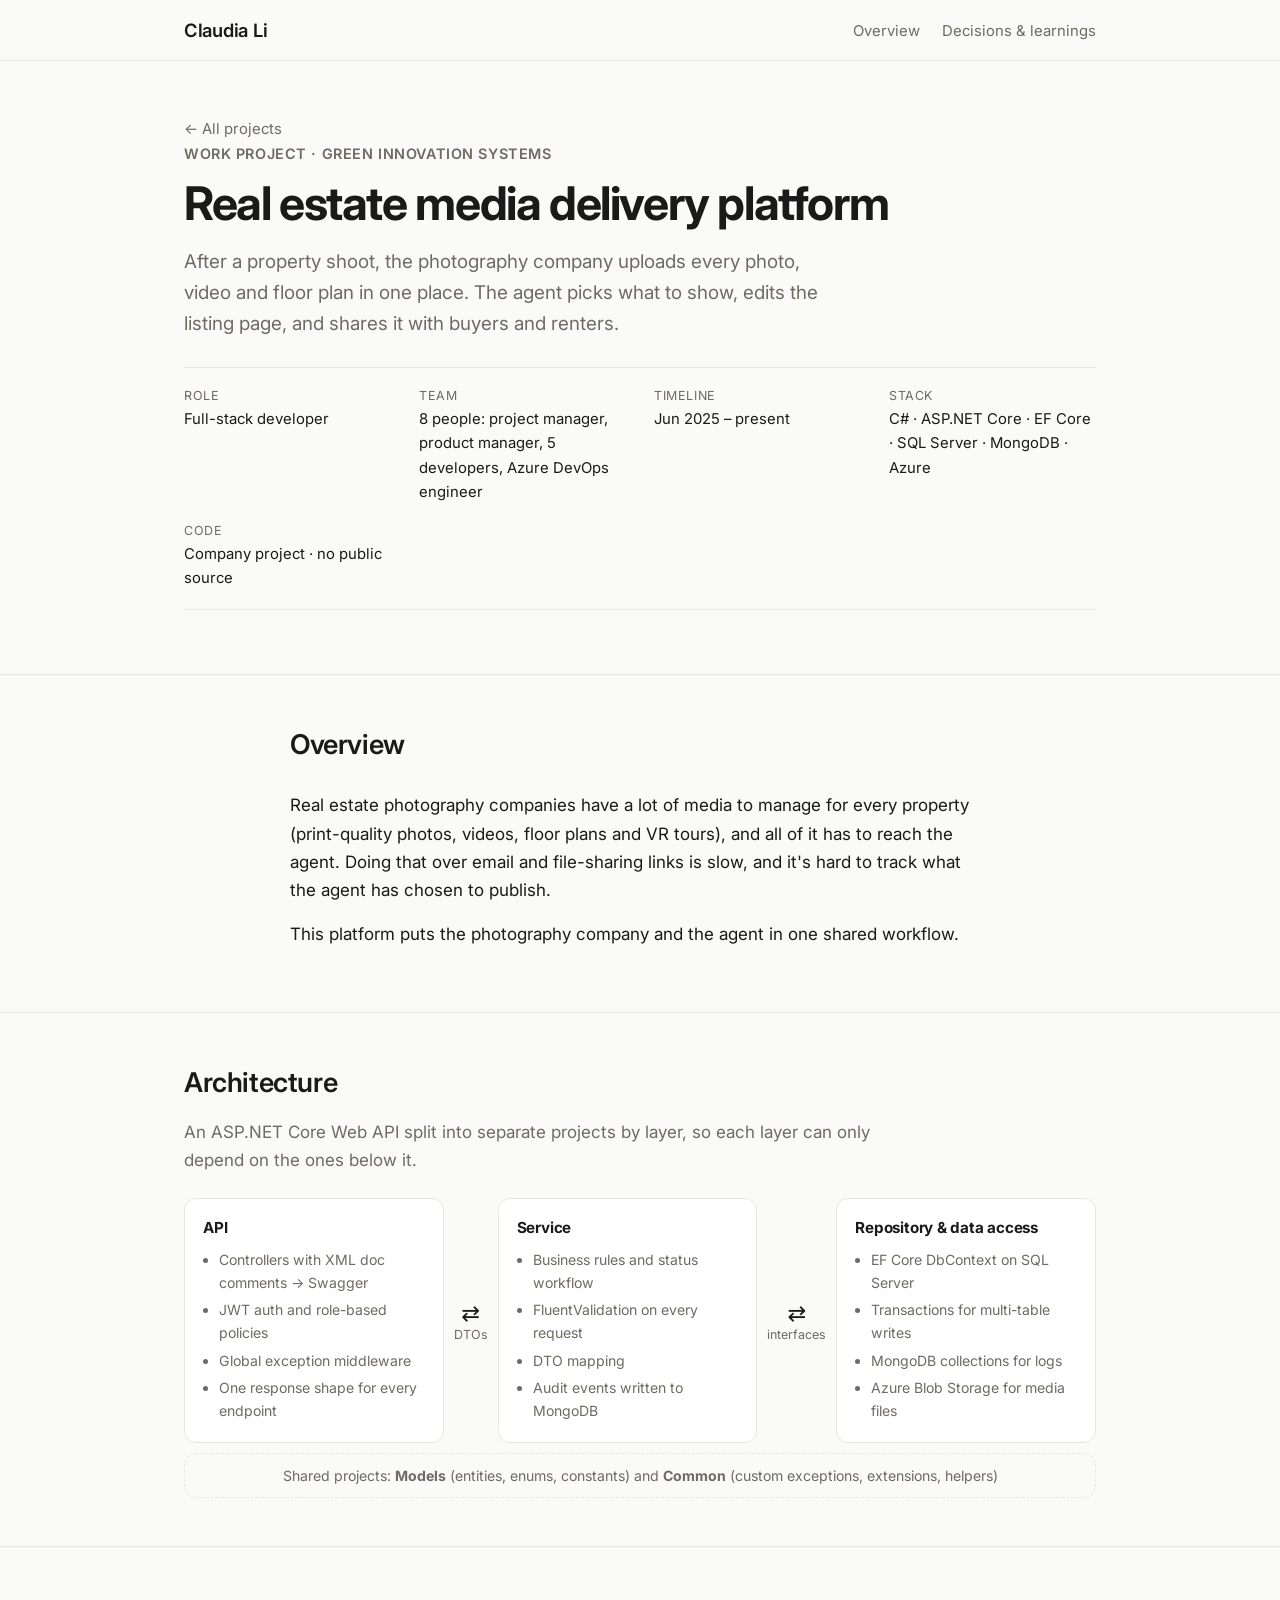
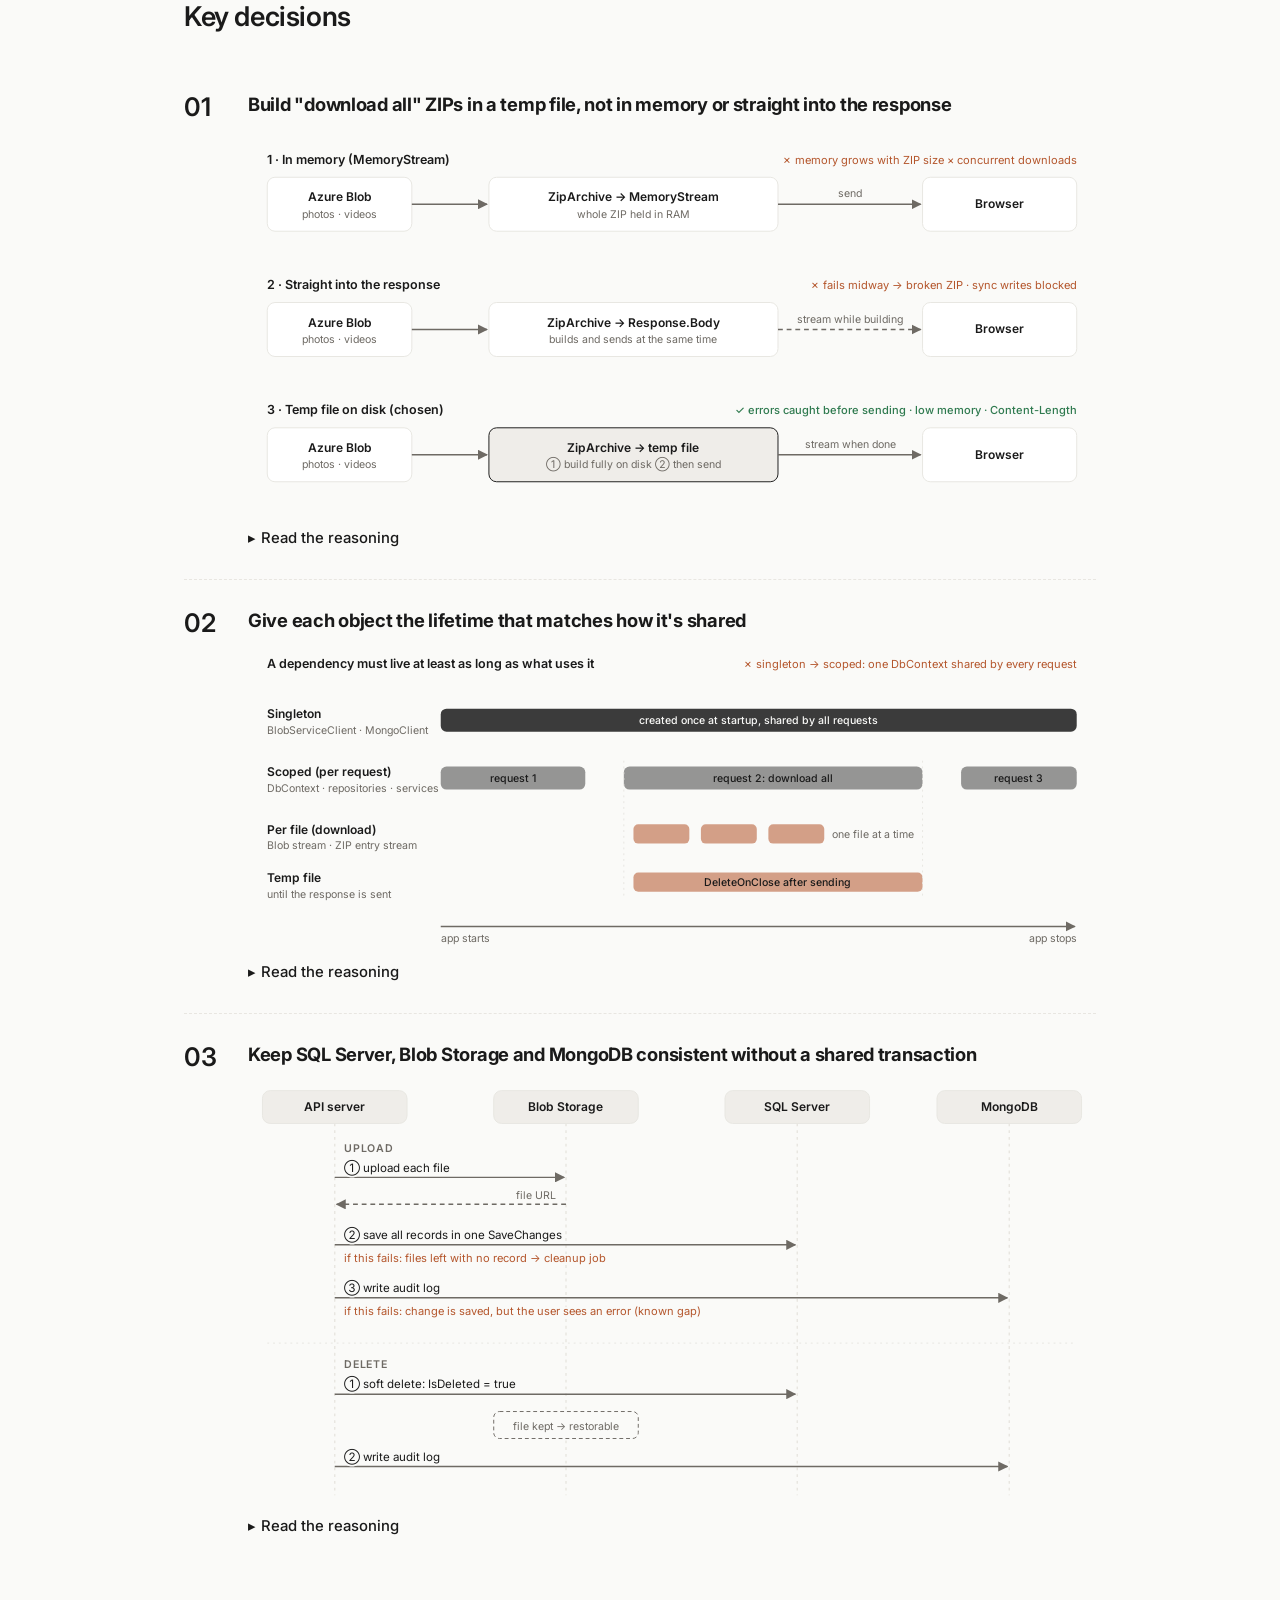
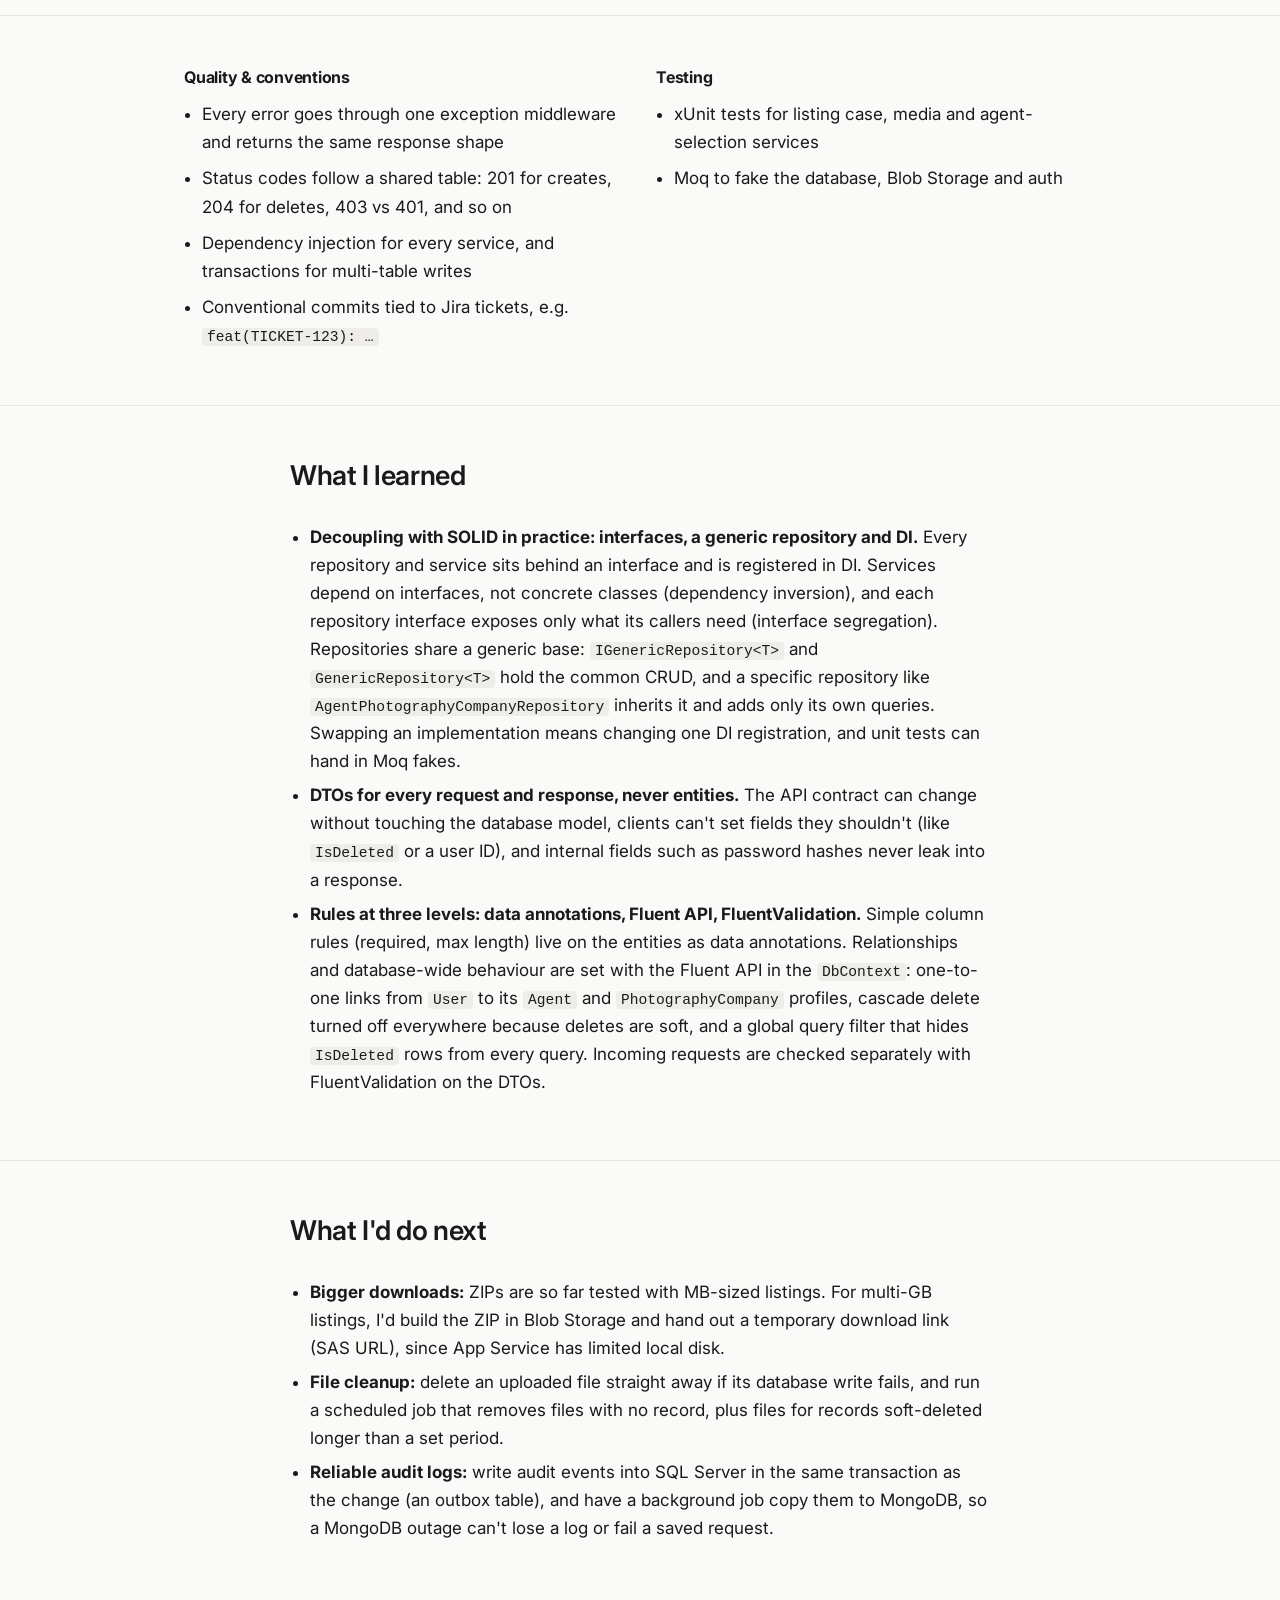
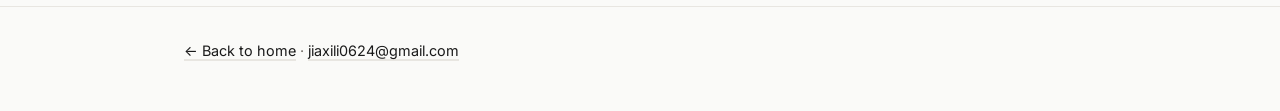
<file: projects/real-estate-media.html>
<!doctype html>
<html lang="en">
  <head>
    <meta charset="utf-8" />
    <meta name="viewport" content="width=device-width, initial-scale=1" />
    <title>Real Estate Media Platform — Claudia Li</title>
    <meta
      name="description"
      content="Case study: an ASP.NET Core platform where real estate photography companies deliver media to agents, who curate and publish listing pages."
    />
    <link rel="preconnect" href="https://fonts.googleapis.com" />
    <link rel="preconnect" href="https://fonts.gstatic.com" crossorigin />
    <link
      href="https://fonts.googleapis.com/css2?family=Inter:wght@400;500;600;700&display=swap"
      rel="stylesheet"
    />
    <link rel="stylesheet" href="../styles.css" />
  </head>
  <body>
    <nav class="nav">
      <div class="wrap">
        <a class="nav__name" href="../index.html">Claudia Li</a>
        <ul class="nav__links">
          <li><a href="#overview">Overview</a></li>
          <li><a href="#decisions">Decisions &amp; learnings</a></li>
        </ul>
      </div>
    </nav>

    <header class="cs-hero">
      <div class="wrap">
        <a class="back" href="../index.html#projects">← All projects</a>
        <p class="hero__eyebrow">Work project · Green Innovation Systems</p>
        <h1>Real estate media delivery platform</h1>
        <p class="hero__lede">
          After a property shoot, the photography company uploads every photo, video and floor plan
          in one place. The agent picks what to show, edits the listing page, and shares it with
          buyers and renters.
        </p>

        <div class="cs-meta">
          <div><span>Role</span>Full-stack developer</div>
          <div><span>Team</span>8 people: project manager, product manager, 5 developers, Azure DevOps engineer</div>
          <div><span>Timeline</span>Jun 2025 – present</div>
          <div><span>Stack</span>C# · ASP.NET Core · EF Core · SQL Server · MongoDB · Azure</div>
          <div><span>Code</span>Company project · no public source</div>
        </div>
      </div>
    </header>

    <main>
      <!-- 1. Overview -->
      <section id="overview">
        <div class="wrap prose">
          <h2 class="section-title">Overview</h2>
          <p>
            Real estate photography companies have a lot of media to manage for every property
            (print-quality photos, videos, floor plans and VR tours), and all of it has to reach
            the agent. Doing that over email and file-sharing links is slow, and it's hard to track
            what the agent has chosen to publish.
          </p>
          <p>
            This platform puts the photography company and the agent in one shared workflow.
          </p>
        </div>
      </section>

      <!-- 2. Architecture -->
      <section id="architecture">
        <div class="wrap">
          <h2 class="section-title">Architecture</h2>
          <p class="lead-in">
            An ASP.NET Core Web API split into separate projects by layer, so each layer can only
            depend on the ones below it.
          </p>
          <div class="arch">
            <div class="arch__box">
              <h3>API</h3>
              <ul>
                <li>Controllers with XML doc comments → Swagger</li>
                <li>JWT auth and role-based policies</li>
                <li>Global exception middleware</li>
                <li>One response shape for every endpoint</li>
              </ul>
            </div>
            <div class="arch__arrow">DTOs</div>
            <div class="arch__box">
              <h3>Service</h3>
              <ul>
                <li>Business rules and status workflow</li>
                <li>FluentValidation on every request</li>
                <li>DTO mapping</li>
                <li>Audit events written to MongoDB</li>
              </ul>
            </div>
            <div class="arch__arrow">interfaces</div>
            <div class="arch__box">
              <h3>Repository &amp; data access</h3>
              <ul>
                <li>EF Core DbContext on SQL Server</li>
                <li>Transactions for multi-table writes</li>
                <li>MongoDB collections for logs</li>
                <li>Azure Blob Storage for media files</li>
              </ul>
            </div>
            <div class="arch__shared">
              Shared projects: <b>Models</b> (entities, enums, constants) and <b>Common</b>
              (custom exceptions, extensions, helpers)
            </div>
          </div>
        </div>
      </section>

      <!-- 3. Key decisions -->
      <section id="decisions">
        <div class="wrap">
          <h2 class="section-title">Key decisions</h2>

          <article class="decision">
            <div class="decision__num">01</div>
            <div>
              <h3>Build "download all" ZIPs in a temp file, not in memory or straight into the response</h3>
              <figure class="diagram"><svg viewBox="0 0 880 400" role="img" aria-label="Three ways to build the ZIP: in memory, straight into the response, or in a temp file first"><defs><marker id="ah1" viewBox="0 0 10 10" refX="9" refY="5" markerWidth="7" markerHeight="7" orient="auto-start-reverse"><path class="d-head" d="M0 0 L10 5 L0 10 z"/></marker></defs><text class="d-title" x="20" y="34" text-anchor="start">1 · In memory (MemoryStream)</text><text class="d-bad" x="860" y="34" text-anchor="end">✗ memory grows with ZIP size × concurrent downloads</text><rect class="d-box" x="20" y="48" width="150" height="56" rx="8"/><text class="d-label" x="95.0" y="73.0" text-anchor="middle">Azure Blob</text><text class="d-sub" x="95.0" y="90.0" text-anchor="middle">photos · videos</text><rect class="d-box" x="250" y="48" width="300" height="56" rx="8"/><text class="d-label" x="400.0" y="73.0" text-anchor="middle">ZipArchive → MemoryStream</text><text class="d-sub" x="400.0" y="90.0" text-anchor="middle">whole ZIP held in RAM</text><rect class="d-box" x="700" y="48" width="160" height="56" rx="8"/><text class="d-label" x="780.0" y="80.0" text-anchor="middle">Browser</text><line class="d-line" x1="170" y1="76" x2="248" y2="76" marker-end="url(#ah1)"/><line class="d-line" x1="550" y1="76" x2="698" y2="76" marker-end="url(#ah1)"/><text class="d-sub" x="625" y="69" text-anchor="middle">send</text><text class="d-title" x="20" y="164" text-anchor="start">2 · Straight into the response</text><text class="d-bad" x="860" y="164" text-anchor="end">✗ fails midway → broken ZIP · sync writes blocked</text><rect class="d-box" x="20" y="178" width="150" height="56" rx="8"/><text class="d-label" x="95.0" y="203.0" text-anchor="middle">Azure Blob</text><text class="d-sub" x="95.0" y="220.0" text-anchor="middle">photos · videos</text><rect class="d-box" x="250" y="178" width="300" height="56" rx="8"/><text class="d-label" x="400.0" y="203.0" text-anchor="middle">ZipArchive → Response.Body</text><text class="d-sub" x="400.0" y="220.0" text-anchor="middle">builds and sends at the same time</text><rect class="d-box" x="700" y="178" width="160" height="56" rx="8"/><text class="d-label" x="780.0" y="210.0" text-anchor="middle">Browser</text><line class="d-line" x1="170" y1="206" x2="248" y2="206" marker-end="url(#ah1)"/><line class="d-line dashed" x1="550" y1="206" x2="698" y2="206" marker-end="url(#ah1)"/><text class="d-sub" x="625" y="199" text-anchor="middle">stream while building</text><text class="d-title" x="20" y="294" text-anchor="start">3 · Temp file on disk (chosen)</text><text class="d-good" x="860" y="294" text-anchor="end">✓ errors caught before sending · low memory · Content-Length</text><rect class="d-box" x="20" y="308" width="150" height="56" rx="8"/><text class="d-label" x="95.0" y="333.0" text-anchor="middle">Azure Blob</text><text class="d-sub" x="95.0" y="350.0" text-anchor="middle">photos · videos</text><rect class="d-box d-box--accent" x="250" y="308" width="300" height="56" rx="8"/><text class="d-label" x="400.0" y="333.0" text-anchor="middle">ZipArchive → temp file</text><text class="d-sub" x="400.0" y="350.0" text-anchor="middle">① build fully on disk  ② then send</text><rect class="d-box" x="700" y="308" width="160" height="56" rx="8"/><text class="d-label" x="780.0" y="340.0" text-anchor="middle">Browser</text><line class="d-line" x1="170" y1="336" x2="248" y2="336" marker-end="url(#ah1)"/><line class="d-line" x1="550" y1="336" x2="698" y2="336" marker-end="url(#ah1)"/><text class="d-sub" x="625" y="329" text-anchor="middle">stream when done</text></svg></figure>
              <details class="more">
                <summary>Read the reasoning</summary>

              <p>
                "Download all" packs every file in a listing case (print-quality photos, videos,
                floor plans) from Azure Blob Storage into one ZIP. I compared three ways to build it:
              </p>
              <ol>
                <li><strong>In memory (<code>MemoryStream</code>).</strong> The simplest option, but the whole ZIP sits in server memory, so memory use grows with every file and every concurrent download.</li>
                <li><strong>Straight into the HTTP response,</strong> building and sending at the same time. It uses little memory, but there are two problems. First, once the first byte is sent, the <code>200 OK</code> can't be taken back. If one Blob file fails halfway through, the user gets a broken ZIP that looks like a successful download. Second, .NET 8's <code>ZipArchive</code> only writes synchronously, and ASP.NET Core blocks synchronous writes to the response by default. Turning on <code>AllowSynchronousIO</code> would hide the error, but it brings back the reason it's off: a slow client would tie up a server thread for the whole download.</li>
                <li><strong>A temp file on disk (what I chose).</strong> The ZIP is built completely on disk first, then sent. Memory holds only small buffers, no matter how big the ZIP gets. If anything fails while building, nothing has been sent yet, so the global exception middleware returns a normal error. <code>ZipArchive</code>'s synchronous writes go to local disk, which is fast, and ASP.NET Core then streams the finished file to the client asynchronously. Because the file size is known, the response includes <code>Content-Length</code>, so the browser shows real download progress.</li>
              </ol>
              <p>
                Two details in the implementation: the temp file is opened with
                <code>FileOptions.DeleteOnClose</code>, so it's removed automatically once the stream
                closes, even if the request fails, and with <code>FileOptions.Asynchronous</code> for
                async reads when sending. Entries are stored with no compression, because photos and
                videos are already compressed and compressing them again only costs CPU.
              </p>
              <p class="tradeoff">
                <strong>Trade-off:</strong> it needs temporary disk space, and the download only
                starts once the whole ZIP is built.
              </p>
              </details>
            </div>
          </article>

          <article class="decision">
            <div class="decision__num">02</div>
            <div>
              <h3>Give each object the lifetime that matches how it's shared</h3>
              <figure class="diagram"><svg viewBox="0 0 880 316" role="img" aria-label="Timeline of object lifetimes: singletons for the whole app, scoped objects per request, streams per file"><defs><marker id="ah2" viewBox="0 0 10 10" refX="9" refY="5" markerWidth="7" markerHeight="7" orient="auto-start-reverse"><path class="d-head" d="M0 0 L10 5 L0 10 z"/></marker></defs><text class="d-title" x="20" y="22" text-anchor="start">A dependency must live at least as long as what uses it</text><text class="d-bad" x="860" y="22" text-anchor="end">✗ singleton → scoped: one DbContext shared by every request</text><text class="d-label" x="20" y="74" text-anchor="start">Singleton</text><text class="d-sub" x="20" y="90" text-anchor="start">BlobServiceClient · MongoClient</text><text class="d-label" x="20" y="134" text-anchor="start">Scoped (per request)</text><text class="d-sub" x="20" y="150" text-anchor="start">DbContext · repositories · services</text><text class="d-label" x="20" y="194" text-anchor="start">Per file (download)</text><text class="d-sub" x="20" y="210" text-anchor="start">Blob stream · ZIP entry stream</text><text class="d-label" x="20" y="244" text-anchor="start">Temp file</text><text class="d-sub" x="20" y="260" text-anchor="start">until the response is sent</text><rect class="d-bar d-bar--1" x="200" y="64" width="660" height="24" rx="6"/><text class="d-bartext" x="530" y="80" text-anchor="middle">created once at startup, shared by all requests</text><rect class="d-bar d-bar--2" x="200" y="124" width="150" height="24" rx="6"/><text class="d-bartext" x="275.0" y="140" text-anchor="middle">request 1</text><rect class="d-bar d-bar--2" x="390" y="124" width="310" height="24" rx="6"/><text class="d-bartext" x="545.0" y="140" text-anchor="middle">request 2: download all</text><rect class="d-bar d-bar--2" x="740" y="124" width="120" height="24" rx="6"/><text class="d-bartext" x="800.0" y="140" text-anchor="middle">request 3</text><rect class="d-bar d-bar--3" x="400" y="184" width="58" height="20" rx="5"/><rect class="d-bar d-bar--3" x="470" y="184" width="58" height="20" rx="5"/><rect class="d-bar d-bar--3" x="540" y="184" width="58" height="20" rx="5"/><text class="d-sub" x="606" y="198" text-anchor="start">one file at a time</text><rect class="d-bar d-bar--3" x="400" y="234" width="300" height="20" rx="5"/><text class="d-bartext" x="550" y="248" text-anchor="middle">DeleteOnClose after sending</text><line class="d-guide" x1="390" y1="118" x2="390" y2="262"/><line class="d-guide" x1="700" y1="118" x2="700" y2="262"/><line class="d-line" x1="200" y1="290" x2="858" y2="290" marker-end="url(#ah2)"/><text class="d-sub" x="200" y="306" text-anchor="start">app starts</text><text class="d-sub" x="860" y="306" text-anchor="end">app stops</text></svg></figure>
              <details class="more">
                <summary>Read the reasoning</summary>

              <p>
                I learned this one from an error: <em>"Cannot consume scoped service from
                singleton."</em> It comes down to one rule: anything an object depends on must live
                at least as long as that object. Once I thought about lifetimes that way, I set
                three levels:
              </p>
              <ul>
                <li><strong>Singleton for clients that pool connections:</strong> <code>BlobServiceClient</code>, and the MongoDB client inside <code>MongoDbContext</code>. Both are thread-safe and designed to be created once and shared. Creating one per request opens new connections every time and can exhaust them under load, the same trap as <code>new HttpClient()</code> per request.</li>
                <li><strong>Scoped for EF Core's <code>DbContext</code> and everything built on it.</strong> A <code>DbContext</code> isn't thread-safe and tracks changes for a single unit of work, so each request gets its own. Repositories and services are scoped too: a singleton holding a <code>DbContext</code> would keep one alive for the whole app and share it across every request, which is exactly what that error prevents.</li>
                <li><strong>Per file for streams during a ZIP download.</strong> Each Blob download stream and ZIP entry stream is disposed as soon as that file is copied (<code>await using</code>), so only one file is open at a time. <code>ZipArchive</code> is opened with <code>leaveOpen: true</code>: disposing it writes the ZIP's table of contents but keeps the temp file open so it can be sent. ASP.NET Core disposes the temp file after the response, which triggers <code>DeleteOnClose</code>.</li>
              </ul>
              <p class="tradeoff">
                <strong>Trade-off:</strong> the rules constrain the design. Singletons must be
                thread-safe and can never depend on scoped services, and anything that runs after a
                request ends has to create its own scope.
              </p>
              </details>
            </div>
          </article>

          <article class="decision">
            <div class="decision__num">03</div>
            <div>
              <h3>Keep SQL Server, Blob Storage and MongoDB consistent without a shared transaction</h3>
              <figure class="diagram"><svg viewBox="0 0 880 440" role="img" aria-label="Upload and delete flows across the API server, Blob Storage, SQL Server and MongoDB"><defs><marker id="ah3" viewBox="0 0 10 10" refX="9" refY="5" markerWidth="7" markerHeight="7" orient="auto-start-reverse"><path class="d-head" d="M0 0 L10 5 L0 10 z"/></marker></defs><line class="d-lifeline" x1="90" y1="44" x2="90" y2="430"/><rect class="d-box d-box--head" x="15" y="10" width="150" height="34" rx="8"/><text class="d-label" x="90.0" y="31.0" text-anchor="middle">API server</text><line class="d-lifeline" x1="330" y1="44" x2="330" y2="430"/><rect class="d-box d-box--head" x="255" y="10" width="150" height="34" rx="8"/><text class="d-label" x="330.0" y="31.0" text-anchor="middle">Blob Storage</text><line class="d-lifeline" x1="570" y1="44" x2="570" y2="430"/><rect class="d-box d-box--head" x="495" y="10" width="150" height="34" rx="8"/><text class="d-label" x="570.0" y="31.0" text-anchor="middle">SQL Server</text><line class="d-lifeline" x1="790" y1="44" x2="790" y2="430"/><rect class="d-box d-box--head" x="715" y="10" width="150" height="34" rx="8"/><text class="d-label" x="790.0" y="31.0" text-anchor="middle">MongoDB</text><text class="d-section" x="100" y="74" text-anchor="start">UPLOAD</text><line class="d-line" x1="90" y1="100" x2="328" y2="100" marker-end="url(#ah3)"/><text class="d-text halo" x="100" y="94" text-anchor="start">① upload each file</text><line class="d-line dashed" x1="330" y1="128" x2="92" y2="128" marker-end="url(#ah3)"/><text class="d-sub halo" x="320" y="122" text-anchor="end">file URL</text><line class="d-line" x1="90" y1="170" x2="568" y2="170" marker-end="url(#ah3)"/><text class="d-text halo" x="100" y="164" text-anchor="start">② save all records in one SaveChanges</text><text class="d-warn halo" x="100" y="188" text-anchor="start">if this fails: files left with no record → cleanup job</text><line class="d-line" x1="90" y1="225" x2="788" y2="225" marker-end="url(#ah3)"/><text class="d-text halo" x="100" y="219" text-anchor="start">③ write audit log</text><text class="d-warn halo" x="100" y="243" text-anchor="start">if this fails: change is saved, but the user sees an error (known gap)</text><line class="d-guide" x1="20" y1="272" x2="860" y2="272"/><text class="d-section" x="100" y="298" text-anchor="start">DELETE</text><line class="d-line" x1="90" y1="325" x2="568" y2="325" marker-end="url(#ah3)"/><text class="d-text halo" x="100" y="319" text-anchor="start">① soft delete: IsDeleted = true</text><rect class="d-box d-box--kept" x="255" y="343" width="150" height="28" rx="6"/><text class="d-sub" x="330" y="362" text-anchor="middle">file kept → restorable</text><line class="d-line" x1="90" y1="400" x2="788" y2="400" marker-end="url(#ah3)"/><text class="d-text halo" x="100" y="394" text-anchor="start">② write audit log</text></svg></figure>
              <details class="more">
                <summary>Read the reasoning</summary>

              <p>
                One upload or delete touches three systems: SQL Server for records, Blob Storage for
                files, and MongoDB for audit logs. They can't share a transaction, so if one step
                succeeds and the next fails, they drift apart. SQL Server is the source of truth, so
                I ordered each flow so that a failure leaves the less harmful kind of mismatch:
              </p>
              <ul>
                <li><strong>Upload: files first, then the database records.</strong> If the database write fails, the only leftovers are files nothing points to, which waste some storage. The other order could leave records pointing at files that don't exist, and the front end would show broken media. All records for one upload are saved with a single <code>SaveChanges</code>, so the database never holds half an upload.</li>
                <li><strong>Delete: soft delete in SQL, keep the file.</strong> The record is flagged as deleted and the file stays in Blob Storage, so a mistaken delete can be undone.</li>
                <li><strong>Audit logs: a known gap.</strong> The log is written to MongoDB after SQL has saved. If that write fails, the error reaches the exception middleware, so the user sees a failure even though the change was saved, and may retry and create a duplicate.</li>
              </ul>
              <p class="tradeoff">
                <strong>Trade-off:</strong> ordering the steps this way accepts leftover files in
                Blob Storage in exchange for never showing users broken data. Those files need
                cleaning up eventually.
              </p>
              </details>
            </div>
          </article>
        </div>
      </section>

      <!-- 4. Quality -->
      <section>
        <div class="wrap two-col">
          <div>
            <h3>Quality &amp; conventions</h3>
            <ul>
              <li>Every error goes through one exception middleware and returns the same response shape</li>
              <li>Status codes follow a shared table: 201 for creates, 204 for deletes, 403 vs 401, and so on</li>
              <li>Dependency injection for every service, and transactions for multi-table writes</li>
              <li>Conventional commits tied to Jira tickets, e.g. <code>feat(TICKET-123): …</code></li>
            </ul>
          </div>
          <div>
            <h3>Testing</h3>
            <ul>
              <li>xUnit tests for listing case, media and agent-selection services</li>
              <li>Moq to fake the database, Blob Storage and auth</li>
            </ul>
          </div>
        </div>
      </section>

      <!-- 5. What I learned -->
      <section>
        <div class="wrap prose">
          <h2 class="section-title">What I learned</h2>
          <ul>
              <li><strong>Decoupling with SOLID in practice: interfaces, a generic repository and DI.</strong> Every repository and service sits behind an interface and is registered in DI. Services depend on interfaces, not concrete classes (dependency inversion), and each repository interface exposes only what its callers need (interface segregation). Repositories share a generic base: <code>IGenericRepository&lt;T&gt;</code> and <code>GenericRepository&lt;T&gt;</code> hold the common CRUD, and a specific repository like <code>AgentPhotographyCompanyRepository</code> inherits it and adds only its own queries. Swapping an implementation means changing one DI registration, and unit tests can hand in Moq fakes.</li>
              <li><strong>DTOs for every request and response, never entities.</strong> The API contract can change without touching the database model, clients can't set fields they shouldn't (like <code>IsDeleted</code> or a user ID), and internal fields such as password hashes never leak into a response.</li>
              <li><strong>Rules at three levels: data annotations, Fluent API, FluentValidation.</strong> Simple column rules (required, max length) live on the entities as data annotations. Relationships and database-wide behaviour are set with the Fluent API in the <code>DbContext</code>: one-to-one links from <code>User</code> to its <code>Agent</code> and <code>PhotographyCompany</code> profiles, cascade delete turned off everywhere because deletes are soft, and a global query filter that hides <code>IsDeleted</code> rows from every query. Incoming requests are checked separately with FluentValidation on the DTOs.</li>
            </ul>
        </div>
      </section>

      <!-- 6. What I'd do next -->
      <section id="next">
        <div class="wrap prose">
          <h2 class="section-title">What I'd do next</h2>
          <ul>
              <li><strong>Bigger downloads:</strong> ZIPs are so far tested with MB-sized listings. For multi-GB listings, I'd build the ZIP in Blob Storage and hand out a temporary download link (SAS URL), since App Service has limited local disk.</li>
              <li><strong>File cleanup:</strong> delete an uploaded file straight away if its database write fails, and run a scheduled job that removes files with no record, plus files for records soft-deleted longer than a set period.</li>
              <li><strong>Reliable audit logs:</strong> write audit events into SQL Server in the same transaction as the change (an outbox table), and have a background job copy them to MongoDB, so a MongoDB outage can't lose a log or fail a saved request.</li>
            </ul>
        </div>
      </section>
    </main>

    <footer>
      <div class="wrap">
        <a href="../index.html">← Back to home</a> ·
        <a href="mailto:jiaxili0624@gmail.com">jiaxili0624@gmail.com</a>
      </div>
    </footer>
    <script src="../nav.js"></script>
  </body>
</html>
</file>
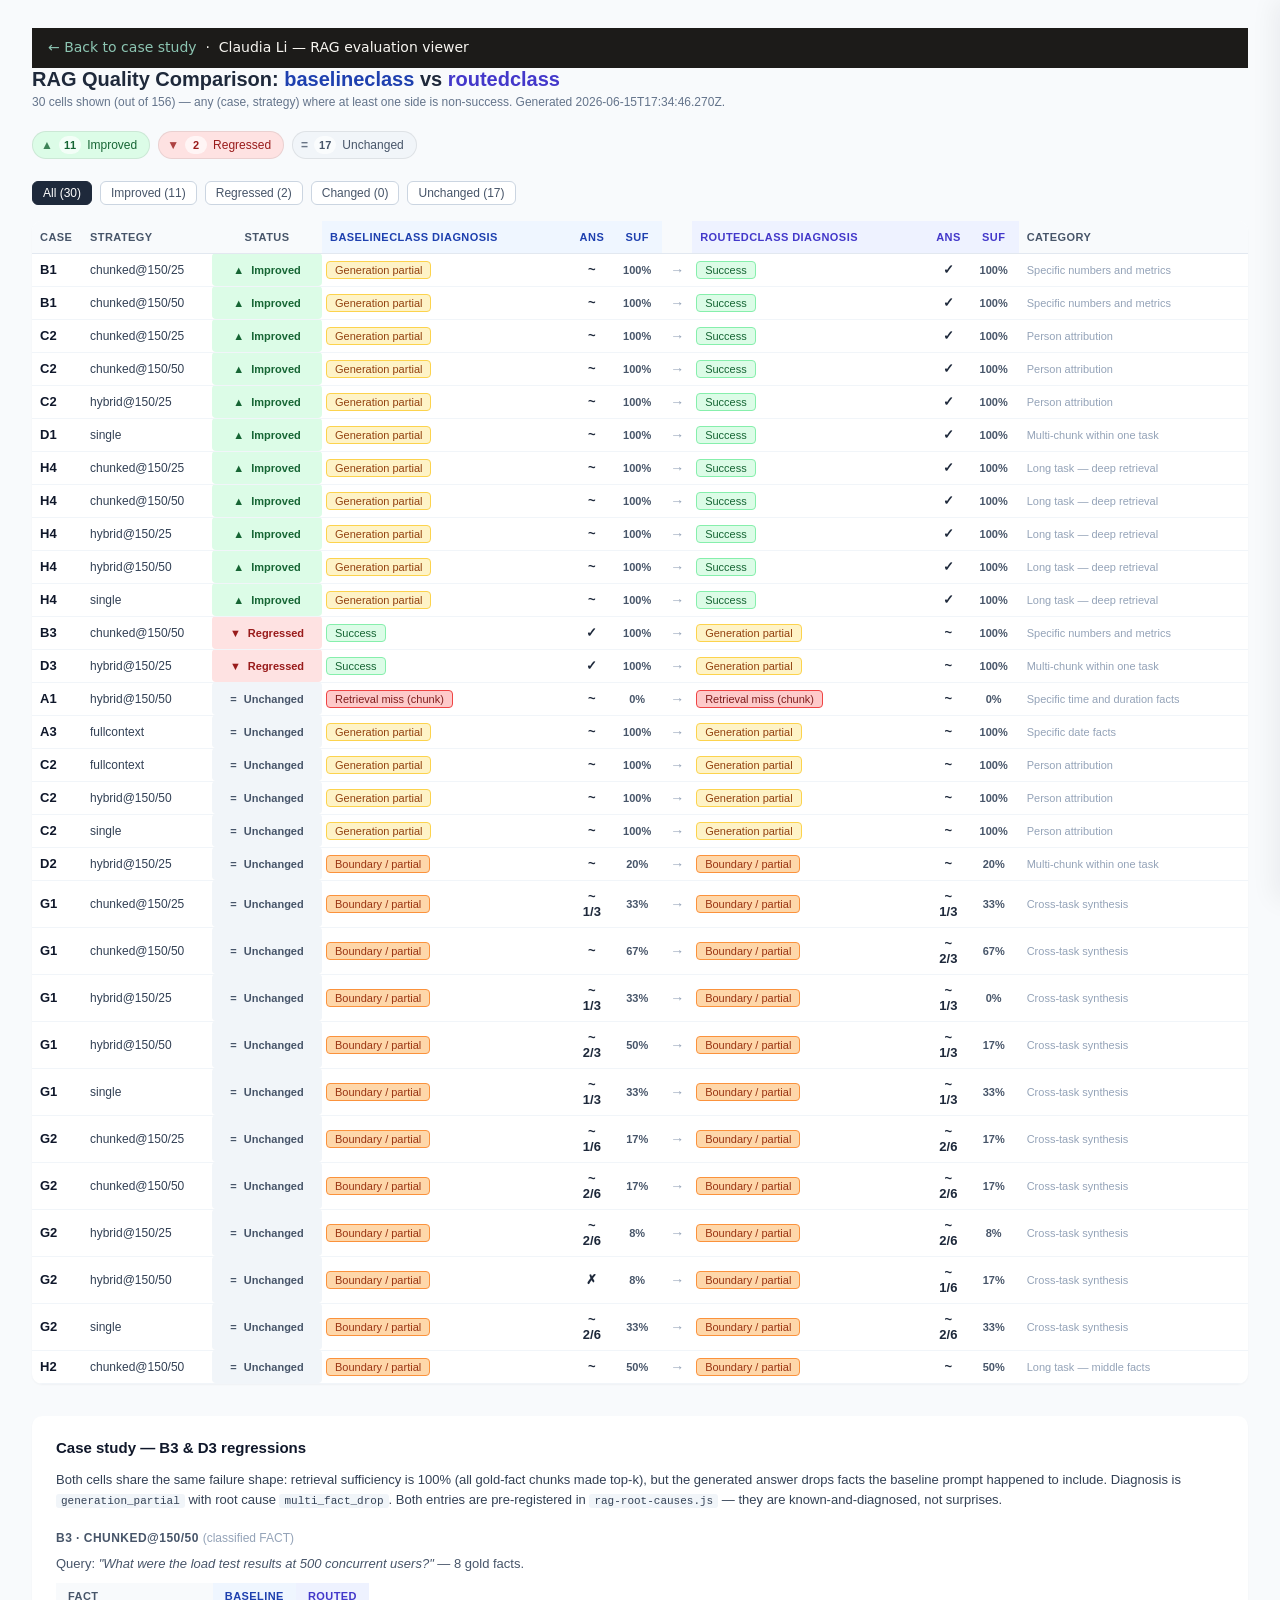
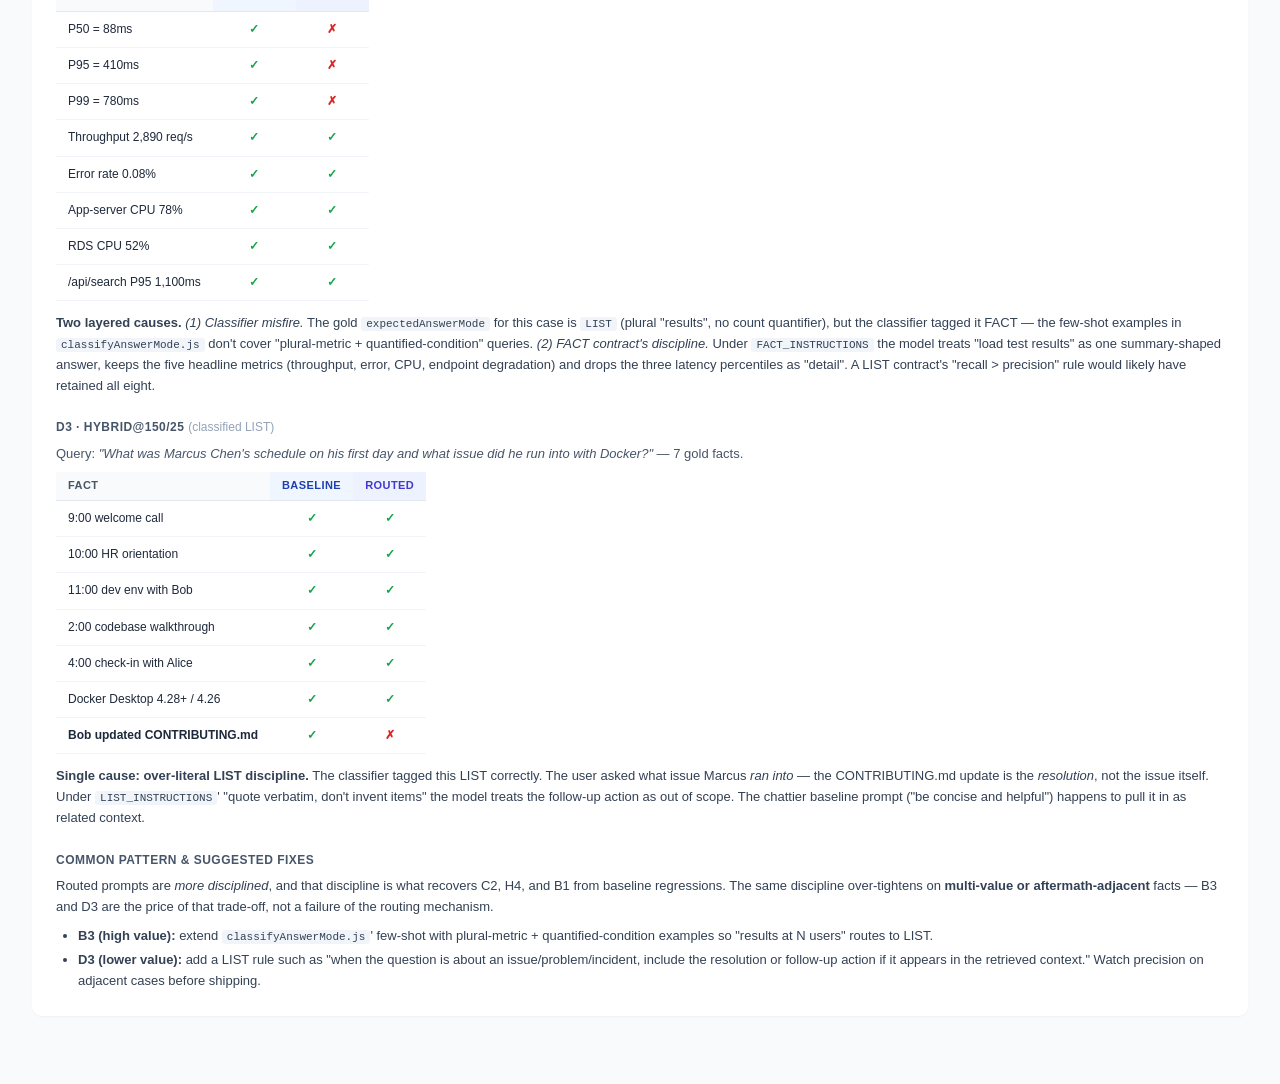
<file: projects/rag-eval/compare-baseline-vs-routed.html>
<!DOCTYPE html>
<html lang="en">
<head>
<meta name="viewport" content="width=device-width, initial-scale=1">
<meta charset="UTF-8">
<title>RAG Quality Compare — baselineclass vs routedclass</title>
<style>
  * { box-sizing: border-box; margin: 0; padding: 0; }
  body {
    font-family: -apple-system, BlinkMacSystemFont, 'Segoe UI', sans-serif;
    background: #f8fafc; color: #1e293b; padding: 28px 32px 60px; font-size: 13px;
  }
  h1 { font-size: 20px; font-weight: 700; margin-bottom: 4px; }
  .subtitle { font-size: 12px; color: #64748b; margin-bottom: 22px; }
  .subtitle code { background: #e2e8f0; padding: 1px 5px; border-radius: 3px; font-size: 11px; }

  .tally { display: flex; flex-wrap: wrap; gap: 8px; margin-bottom: 22px; }
  .pill {
    display: inline-flex; align-items: center; gap: 6px;
    padding: 4px 12px 4px 8px; border-radius: 999px;
    border: 1px solid rgba(0,0,0,0.08);
    font-size: 12px; font-weight: 500;
  }
  .pill-icon { font-weight: 700; opacity: 0.8; }
  .pill-count {
    display: inline-flex; align-items: center; justify-content: center;
    min-width: 22px; height: 18px; padding: 0 5px;
    background: rgba(255,255,255,0.65); border-radius: 9px;
    font-weight: 700; font-size: 11px;
  }

  .filters {
    display: flex; gap: 8px; margin-bottom: 16px;
  }
  .filter-btn {
    padding: 4px 10px; border: 1px solid #cbd5e1; background: white;
    border-radius: 6px; cursor: pointer; font-size: 12px; color: #475569;
  }
  .filter-btn.active { background: #1e293b; color: white; border-color: #1e293b; }
  .filter-btn:hover { background: #f1f5f9; }
  .filter-btn.active:hover { background: #334155; }

  table {
    border-collapse: collapse; width: 100%; background: white;
    border-radius: 10px; overflow: hidden;
    box-shadow: 0 1px 2px rgba(15,23,42,0.04);
  }
  thead th {
    font-size: 11px; font-weight: 600; text-align: left;
    padding: 10px 8px; background: #f8fafc; color: #475569;
    text-transform: uppercase; letter-spacing: 0.04em;
    border-bottom: 1px solid #e2e8f0;
  }
  thead th.group-a { background: #eff6ff; color: #1e40af; }
  thead th.group-b { background: #eef2ff; color: #4338ca; }
  thead th.center { text-align: center; }

  tbody td {
    padding: 8px; border-bottom: 1px solid #f1f5f9;
    vertical-align: middle;
  }
  tbody tr:hover { background: #fafbfc; cursor: pointer; }
  tbody tr.row-improved:hover { background: #f0fdf4; }
  tbody tr.row-regressed:hover { background: #fef2f2; }
  tbody tr.row-changed:hover { background: #fefce8; }

  td.case { font-weight: 700; color: #0f172a; width: 50px; }
  td.strategy { font-size: 12px; color: #334155; width: 130px; }
  td.status { font-size: 11px; font-weight: 600; text-align: center; border-radius: 4px; padding: 6px 8px; white-space: nowrap; width: 110px; }
  td.status .status-icon { font-weight: 700; margin-right: 4px; }
  td.diag { text-align: left; padding: 6px 4px; }
  td.mark { font-size: 13px; font-weight: 700; text-align: center; width: 36px; }
  td.suf { font-size: 11px; font-weight: 600; color: #475569; text-align: center; width: 50px; }
  td.arrow { color: #94a3b8; text-align: center; width: 20px; font-size: 14px; }
  td.cat { font-size: 11px; color: #94a3b8; }

  .chip {
    display: inline-block; padding: 2px 8px; border-radius: 4px;
    border: 1px solid; font-size: 11px; font-weight: 500;
    white-space: nowrap;
  }
  .chip-empty { background: #f1f5f9; color: #94a3b8; border-color: #e2e8f0; }

  /* Drilldown drawer */
  #drawer {
    position: fixed; right: 0; top: 0; bottom: 0; width: 760px;
    background: white; border-left: 1px solid #e2e8f0;
    transform: translateX(100%); transition: transform 0.2s ease;
    overflow-y: auto; padding: 24px 22px; box-shadow: -6px 0 24px rgba(15,23,42,0.06);
    z-index: 50;
  }
  #drawer.open { transform: translateX(0); }
  #drawer h2 { font-size: 15px; margin-bottom: 4px; }
  #drawer .meta { font-size: 12px; color: #64748b; margin-bottom: 14px; }
  #drawer .compare-grid {
    display: grid; grid-template-columns: 1fr 1fr; gap: 12px;
    margin-bottom: 16px;
  }
  #drawer .side {
    background: #f8fafc; border-radius: 8px; padding: 10px 12px;
  }
  #drawer .side-label {
    font-size: 10px; font-weight: 700; text-transform: uppercase;
    letter-spacing: 0.05em; color: #94a3b8; margin-bottom: 6px;
  }
  #drawer .side-a .side-label { color: #1e40af; }
  #drawer .side-b .side-label { color: #4338ca; }
  #drawer .side dl { display: grid; grid-template-columns: auto 1fr; gap: 4px 8px; font-size: 12px; }
  #drawer .side dt { color: #64748b; }
  #drawer .side dd { font-weight: 600; color: #0f172a; text-align: right; }
  #drawer .facts h3 {
    font-size: 11px; text-transform: uppercase; letter-spacing: 0.05em;
    color: #475569; margin: 14px 0 8px;
  }
  #drawer .fact-grid {
    display: grid; grid-template-columns: 1fr 50px 50px; gap: 4px;
    font-size: 11px;
  }
  #drawer .fact-grid .head { font-weight: 700; color: #94a3b8; padding: 4px; }
  #drawer .fact-grid .head.center { text-align: center; }
  #drawer .fact-label { padding: 6px 4px; border-top: 1px solid #f1f5f9; color: #334155; }
  #drawer .fact-state {
    display: inline-block; width: 100%; padding: 2px 0; border-radius: 3px;
    text-align: center; font-weight: 700; font-size: 10px; letter-spacing: 0.03em;
    border-top: 1px solid #f1f5f9; margin-top: 5px;
  }
  #drawer .fact-state.full { background: #dcfce7; color: #166534; }
  #drawer .fact-state.partial { background: #fed7aa; color: #9a3412; }
  #drawer .fact-state.miss { background: #fee2e2; color: #991b1b; }
  #drawer .qa-block { margin-bottom: 14px; }
  #drawer .qa-block h3 {
    font-size: 11px; text-transform: uppercase; letter-spacing: 0.05em;
    color: #475569; margin: 14px 0 6px;
  }
  #drawer .quote {
    background: #f8fafc; border-left: 3px solid #cbd5e1;
    padding: 8px 12px; border-radius: 0 6px 6px 0;
    font-size: 12.5px; color: #334155; line-height: 1.5;
    white-space: pre-wrap; word-wrap: break-word;
  }
  #drawer .answer-side {
    background: white; border: 1px solid #e2e8f0;
    border-radius: 8px; padding: 10px 12px; margin-bottom: 8px;
  }
  #drawer .answer-side.side-a { border-left: 3px solid #1e40af; }
  #drawer .answer-side.side-b { border-left: 3px solid #4338ca; }
  #drawer .answer-header {
    display: flex; align-items: center; justify-content: space-between;
    margin-bottom: 6px;
  }
  #drawer .answer-tag {
    font-size: 10px; font-weight: 700; text-transform: uppercase;
    letter-spacing: 0.05em;
  }
  #drawer .side-a .answer-tag { color: #1e40af; }
  #drawer .side-b .answer-tag { color: #4338ca; }
  #drawer .answer-mark-badge {
    display: inline-flex; align-items: center; gap: 4px;
    font-size: 11px; font-weight: 600; padding: 2px 8px;
    border-radius: 999px; background: #f1f5f9; color: #334155;
  }
  #drawer .answer-body {
    font-size: 12.5px; color: #1e293b; line-height: 1.55;
    max-height: 380px; overflow-y: auto;
    word-wrap: break-word;
  }
  #drawer .answer-body p { margin: 0 0 8px; }
  #drawer .answer-body p:last-child { margin-bottom: 0; }
  #drawer .answer-body strong { font-weight: 700; color: #0f172a; }
  #drawer .answer-body em { font-style: italic; }
  #drawer .answer-body code {
    background: #f1f5f9; padding: 1px 4px; border-radius: 3px;
    font-size: 11.5px; font-family: ui-monospace, Menlo, Consolas, monospace;
  }
  #drawer .answer-body pre {
    background: #f8fafc; border: 1px solid #e2e8f0; border-radius: 6px;
    padding: 8px 10px; font-size: 11.5px; overflow-x: auto;
    margin: 6px 0; font-family: ui-monospace, Menlo, Consolas, monospace;
  }
  #drawer .answer-body blockquote {
    border-left: 3px solid #cbd5e1; padding: 2px 10px;
    margin: 6px 0; color: #475569; background: #f8fafc;
    border-radius: 0 4px 4px 0;
  }
  #drawer .answer-body ul, #drawer .answer-body ol {
    margin: 4px 0 8px 18px; padding: 0;
  }
  #drawer .answer-body li { margin: 2px 0; }
  #drawer .answer-body h1, #drawer .answer-body h2, #drawer .answer-body h3 {
    font-size: 13px; font-weight: 700; margin: 10px 0 4px; color: #0f172a;
  }
  #drawer .answer-body a {
    color: #2563eb; text-decoration: none;
    background: #eff6ff; padding: 0 4px; border-radius: 3px; font-size: 11.5px;
  }
  #drawer .close {
    position: absolute; top: 14px; right: 16px;
    width: 28px; height: 28px; border-radius: 6px;
    background: transparent; border: 1px solid #e2e8f0; color: #475569;
    cursor: pointer; font-size: 16px;
  }
  #drawer .close:hover { background: #f1f5f9; }
  #scrim {
    position: fixed; inset: 0; background: rgba(15,23,42,0.18);
    opacity: 0; pointer-events: none; transition: opacity 0.2s ease; z-index: 40;
  }
  #scrim.open { opacity: 1; pointer-events: auto; }
</style>
</head>
<body><div style="position:sticky;top:0;z-index:1000;padding:10px 16px;background:#1c1b19;color:#f7f5f0;font:14px/1.4 system-ui,-apple-system,sans-serif"><a href="../project-management-assistant.html#rag" style="color:#8cc5b2;text-decoration:none">&larr; Back to case study</a> &nbsp;·&nbsp; Claudia Li &mdash; RAG evaluation viewer</div>
  <h1>RAG Quality Comparison: <span style="color:#1e40af">baselineclass</span> vs <span style="color:#4338ca">routedclass</span></h1>
  <div class="subtitle">
    30 cells shown (out of 156) — any (case, strategy) where at least one side is non-success.
    Generated 2026-06-15T17:34:46.270Z.
  </div>

  <div class="tally"><span class="pill" style="background:#dcfce7;color:#166534;">
        <span class="pill-icon">▲</span>
        <span class="pill-count">11</span>
        Improved
      </span><span class="pill" style="background:#fee2e2;color:#991b1b;">
        <span class="pill-icon">▼</span>
        <span class="pill-count">2</span>
        Regressed
      </span><span class="pill" style="background:#f1f5f9;color:#475569;">
        <span class="pill-icon">=</span>
        <span class="pill-count">17</span>
        Unchanged
      </span></div>

  <div class="filters">
    <button class="filter-btn active" data-filter="all">All (30)</button>
    <button class="filter-btn" data-filter="improved">Improved (11)</button>
    <button class="filter-btn" data-filter="regressed">Regressed (2)</button>
    <button class="filter-btn" data-filter="changed">Changed (0)</button>
    <button class="filter-btn" data-filter="same">Unchanged (17)</button>
  </div>

  <table>
    <thead>
      <tr>
        <th>Case</th>
        <th>Strategy</th>
        <th class="center">Status</th>
        <th class="group-a">baselineclass diagnosis</th>
        <th class="group-a center">ans</th>
        <th class="group-a center">SUF</th>
        <th></th>
        <th class="group-b">routedclass diagnosis</th>
        <th class="group-b center">ans</th>
        <th class="group-b center">SUF</th>
        <th>Category</th>
      </tr>
    </thead>
    <tbody id="tbody">
      <tr class="row row-improved" data-key="B1|chunked@150/25">
    <td class="case">B1</td>
    <td class="strategy">chunked@150/25</td>
    <td class="status" style="background:#dcfce7;color:#166534;"><span class="status-icon">▲</span> Improved</td>
    <td class="diag"><span class="chip" style="background:#fef3c7;color:#92400e;border-color:#fcd34d">Generation partial</span></td>
    <td class="mark">~</td>
    <td class="suf">100%</td>
    <td class="arrow">→</td>
    <td class="diag"><span class="chip" style="background:#dcfce7;color:#166534;border-color:#86efac">Success</span></td>
    <td class="mark">✓</td>
    <td class="suf">100%</td>
    <td class="cat">Specific numbers and metrics</td>
  </tr><tr class="row row-improved" data-key="B1|chunked@150/50">
    <td class="case">B1</td>
    <td class="strategy">chunked@150/50</td>
    <td class="status" style="background:#dcfce7;color:#166534;"><span class="status-icon">▲</span> Improved</td>
    <td class="diag"><span class="chip" style="background:#fef3c7;color:#92400e;border-color:#fcd34d">Generation partial</span></td>
    <td class="mark">~</td>
    <td class="suf">100%</td>
    <td class="arrow">→</td>
    <td class="diag"><span class="chip" style="background:#dcfce7;color:#166534;border-color:#86efac">Success</span></td>
    <td class="mark">✓</td>
    <td class="suf">100%</td>
    <td class="cat">Specific numbers and metrics</td>
  </tr><tr class="row row-improved" data-key="C2|chunked@150/25">
    <td class="case">C2</td>
    <td class="strategy">chunked@150/25</td>
    <td class="status" style="background:#dcfce7;color:#166534;"><span class="status-icon">▲</span> Improved</td>
    <td class="diag"><span class="chip" style="background:#fef3c7;color:#92400e;border-color:#fcd34d">Generation partial</span></td>
    <td class="mark">~</td>
    <td class="suf">100%</td>
    <td class="arrow">→</td>
    <td class="diag"><span class="chip" style="background:#dcfce7;color:#166534;border-color:#86efac">Success</span></td>
    <td class="mark">✓</td>
    <td class="suf">100%</td>
    <td class="cat">Person attribution</td>
  </tr><tr class="row row-improved" data-key="C2|chunked@150/50">
    <td class="case">C2</td>
    <td class="strategy">chunked@150/50</td>
    <td class="status" style="background:#dcfce7;color:#166534;"><span class="status-icon">▲</span> Improved</td>
    <td class="diag"><span class="chip" style="background:#fef3c7;color:#92400e;border-color:#fcd34d">Generation partial</span></td>
    <td class="mark">~</td>
    <td class="suf">100%</td>
    <td class="arrow">→</td>
    <td class="diag"><span class="chip" style="background:#dcfce7;color:#166534;border-color:#86efac">Success</span></td>
    <td class="mark">✓</td>
    <td class="suf">100%</td>
    <td class="cat">Person attribution</td>
  </tr><tr class="row row-improved" data-key="C2|hybrid@150/25">
    <td class="case">C2</td>
    <td class="strategy">hybrid@150/25</td>
    <td class="status" style="background:#dcfce7;color:#166534;"><span class="status-icon">▲</span> Improved</td>
    <td class="diag"><span class="chip" style="background:#fef3c7;color:#92400e;border-color:#fcd34d">Generation partial</span></td>
    <td class="mark">~</td>
    <td class="suf">100%</td>
    <td class="arrow">→</td>
    <td class="diag"><span class="chip" style="background:#dcfce7;color:#166534;border-color:#86efac">Success</span></td>
    <td class="mark">✓</td>
    <td class="suf">100%</td>
    <td class="cat">Person attribution</td>
  </tr><tr class="row row-improved" data-key="D1|single">
    <td class="case">D1</td>
    <td class="strategy">single</td>
    <td class="status" style="background:#dcfce7;color:#166534;"><span class="status-icon">▲</span> Improved</td>
    <td class="diag"><span class="chip" style="background:#fef3c7;color:#92400e;border-color:#fcd34d">Generation partial</span></td>
    <td class="mark">~</td>
    <td class="suf">100%</td>
    <td class="arrow">→</td>
    <td class="diag"><span class="chip" style="background:#dcfce7;color:#166534;border-color:#86efac">Success</span></td>
    <td class="mark">✓</td>
    <td class="suf">100%</td>
    <td class="cat">Multi-chunk within one task</td>
  </tr><tr class="row row-improved" data-key="H4|chunked@150/25">
    <td class="case">H4</td>
    <td class="strategy">chunked@150/25</td>
    <td class="status" style="background:#dcfce7;color:#166534;"><span class="status-icon">▲</span> Improved</td>
    <td class="diag"><span class="chip" style="background:#fef3c7;color:#92400e;border-color:#fcd34d">Generation partial</span></td>
    <td class="mark">~</td>
    <td class="suf">100%</td>
    <td class="arrow">→</td>
    <td class="diag"><span class="chip" style="background:#dcfce7;color:#166534;border-color:#86efac">Success</span></td>
    <td class="mark">✓</td>
    <td class="suf">100%</td>
    <td class="cat">Long task — deep retrieval</td>
  </tr><tr class="row row-improved" data-key="H4|chunked@150/50">
    <td class="case">H4</td>
    <td class="strategy">chunked@150/50</td>
    <td class="status" style="background:#dcfce7;color:#166534;"><span class="status-icon">▲</span> Improved</td>
    <td class="diag"><span class="chip" style="background:#fef3c7;color:#92400e;border-color:#fcd34d">Generation partial</span></td>
    <td class="mark">~</td>
    <td class="suf">100%</td>
    <td class="arrow">→</td>
    <td class="diag"><span class="chip" style="background:#dcfce7;color:#166534;border-color:#86efac">Success</span></td>
    <td class="mark">✓</td>
    <td class="suf">100%</td>
    <td class="cat">Long task — deep retrieval</td>
  </tr><tr class="row row-improved" data-key="H4|hybrid@150/25">
    <td class="case">H4</td>
    <td class="strategy">hybrid@150/25</td>
    <td class="status" style="background:#dcfce7;color:#166534;"><span class="status-icon">▲</span> Improved</td>
    <td class="diag"><span class="chip" style="background:#fef3c7;color:#92400e;border-color:#fcd34d">Generation partial</span></td>
    <td class="mark">~</td>
    <td class="suf">100%</td>
    <td class="arrow">→</td>
    <td class="diag"><span class="chip" style="background:#dcfce7;color:#166534;border-color:#86efac">Success</span></td>
    <td class="mark">✓</td>
    <td class="suf">100%</td>
    <td class="cat">Long task — deep retrieval</td>
  </tr><tr class="row row-improved" data-key="H4|hybrid@150/50">
    <td class="case">H4</td>
    <td class="strategy">hybrid@150/50</td>
    <td class="status" style="background:#dcfce7;color:#166534;"><span class="status-icon">▲</span> Improved</td>
    <td class="diag"><span class="chip" style="background:#fef3c7;color:#92400e;border-color:#fcd34d">Generation partial</span></td>
    <td class="mark">~</td>
    <td class="suf">100%</td>
    <td class="arrow">→</td>
    <td class="diag"><span class="chip" style="background:#dcfce7;color:#166534;border-color:#86efac">Success</span></td>
    <td class="mark">✓</td>
    <td class="suf">100%</td>
    <td class="cat">Long task — deep retrieval</td>
  </tr><tr class="row row-improved" data-key="H4|single">
    <td class="case">H4</td>
    <td class="strategy">single</td>
    <td class="status" style="background:#dcfce7;color:#166534;"><span class="status-icon">▲</span> Improved</td>
    <td class="diag"><span class="chip" style="background:#fef3c7;color:#92400e;border-color:#fcd34d">Generation partial</span></td>
    <td class="mark">~</td>
    <td class="suf">100%</td>
    <td class="arrow">→</td>
    <td class="diag"><span class="chip" style="background:#dcfce7;color:#166534;border-color:#86efac">Success</span></td>
    <td class="mark">✓</td>
    <td class="suf">100%</td>
    <td class="cat">Long task — deep retrieval</td>
  </tr><tr class="row row-regressed" data-key="B3|chunked@150/50">
    <td class="case">B3</td>
    <td class="strategy">chunked@150/50</td>
    <td class="status" style="background:#fee2e2;color:#991b1b;"><span class="status-icon">▼</span> Regressed</td>
    <td class="diag"><span class="chip" style="background:#dcfce7;color:#166534;border-color:#86efac">Success</span></td>
    <td class="mark">✓</td>
    <td class="suf">100%</td>
    <td class="arrow">→</td>
    <td class="diag"><span class="chip" style="background:#fef3c7;color:#92400e;border-color:#fcd34d">Generation partial</span></td>
    <td class="mark">~</td>
    <td class="suf">100%</td>
    <td class="cat">Specific numbers and metrics</td>
  </tr><tr class="row row-regressed" data-key="D3|hybrid@150/25">
    <td class="case">D3</td>
    <td class="strategy">hybrid@150/25</td>
    <td class="status" style="background:#fee2e2;color:#991b1b;"><span class="status-icon">▼</span> Regressed</td>
    <td class="diag"><span class="chip" style="background:#dcfce7;color:#166534;border-color:#86efac">Success</span></td>
    <td class="mark">✓</td>
    <td class="suf">100%</td>
    <td class="arrow">→</td>
    <td class="diag"><span class="chip" style="background:#fef3c7;color:#92400e;border-color:#fcd34d">Generation partial</span></td>
    <td class="mark">~</td>
    <td class="suf">100%</td>
    <td class="cat">Multi-chunk within one task</td>
  </tr><tr class="row row-same" data-key="A1|hybrid@150/50">
    <td class="case">A1</td>
    <td class="strategy">hybrid@150/50</td>
    <td class="status" style="background:#f1f5f9;color:#475569;"><span class="status-icon">=</span> Unchanged</td>
    <td class="diag"><span class="chip" style="background:#fecaca;color:#7f1d1d;border-color:#ef4444">Retrieval miss (chunk)</span></td>
    <td class="mark">~</td>
    <td class="suf">0%</td>
    <td class="arrow">→</td>
    <td class="diag"><span class="chip" style="background:#fecaca;color:#7f1d1d;border-color:#ef4444">Retrieval miss (chunk)</span></td>
    <td class="mark">~</td>
    <td class="suf">0%</td>
    <td class="cat">Specific time and duration facts</td>
  </tr><tr class="row row-same" data-key="A3|fullcontext">
    <td class="case">A3</td>
    <td class="strategy">fullcontext</td>
    <td class="status" style="background:#f1f5f9;color:#475569;"><span class="status-icon">=</span> Unchanged</td>
    <td class="diag"><span class="chip" style="background:#fef3c7;color:#92400e;border-color:#fcd34d">Generation partial</span></td>
    <td class="mark">~</td>
    <td class="suf">100%</td>
    <td class="arrow">→</td>
    <td class="diag"><span class="chip" style="background:#fef3c7;color:#92400e;border-color:#fcd34d">Generation partial</span></td>
    <td class="mark">~</td>
    <td class="suf">100%</td>
    <td class="cat">Specific date facts</td>
  </tr><tr class="row row-same" data-key="C2|fullcontext">
    <td class="case">C2</td>
    <td class="strategy">fullcontext</td>
    <td class="status" style="background:#f1f5f9;color:#475569;"><span class="status-icon">=</span> Unchanged</td>
    <td class="diag"><span class="chip" style="background:#fef3c7;color:#92400e;border-color:#fcd34d">Generation partial</span></td>
    <td class="mark">~</td>
    <td class="suf">100%</td>
    <td class="arrow">→</td>
    <td class="diag"><span class="chip" style="background:#fef3c7;color:#92400e;border-color:#fcd34d">Generation partial</span></td>
    <td class="mark">~</td>
    <td class="suf">100%</td>
    <td class="cat">Person attribution</td>
  </tr><tr class="row row-same" data-key="C2|hybrid@150/50">
    <td class="case">C2</td>
    <td class="strategy">hybrid@150/50</td>
    <td class="status" style="background:#f1f5f9;color:#475569;"><span class="status-icon">=</span> Unchanged</td>
    <td class="diag"><span class="chip" style="background:#fef3c7;color:#92400e;border-color:#fcd34d">Generation partial</span></td>
    <td class="mark">~</td>
    <td class="suf">100%</td>
    <td class="arrow">→</td>
    <td class="diag"><span class="chip" style="background:#fef3c7;color:#92400e;border-color:#fcd34d">Generation partial</span></td>
    <td class="mark">~</td>
    <td class="suf">100%</td>
    <td class="cat">Person attribution</td>
  </tr><tr class="row row-same" data-key="C2|single">
    <td class="case">C2</td>
    <td class="strategy">single</td>
    <td class="status" style="background:#f1f5f9;color:#475569;"><span class="status-icon">=</span> Unchanged</td>
    <td class="diag"><span class="chip" style="background:#fef3c7;color:#92400e;border-color:#fcd34d">Generation partial</span></td>
    <td class="mark">~</td>
    <td class="suf">100%</td>
    <td class="arrow">→</td>
    <td class="diag"><span class="chip" style="background:#fef3c7;color:#92400e;border-color:#fcd34d">Generation partial</span></td>
    <td class="mark">~</td>
    <td class="suf">100%</td>
    <td class="cat">Person attribution</td>
  </tr><tr class="row row-same" data-key="D2|hybrid@150/25">
    <td class="case">D2</td>
    <td class="strategy">hybrid@150/25</td>
    <td class="status" style="background:#f1f5f9;color:#475569;"><span class="status-icon">=</span> Unchanged</td>
    <td class="diag"><span class="chip" style="background:#fed7aa;color:#9a3412;border-color:#fb923c">Boundary / partial</span></td>
    <td class="mark">~</td>
    <td class="suf">20%</td>
    <td class="arrow">→</td>
    <td class="diag"><span class="chip" style="background:#fed7aa;color:#9a3412;border-color:#fb923c">Boundary / partial</span></td>
    <td class="mark">~</td>
    <td class="suf">20%</td>
    <td class="cat">Multi-chunk within one task</td>
  </tr><tr class="row row-same" data-key="G1|chunked@150/25">
    <td class="case">G1</td>
    <td class="strategy">chunked@150/25</td>
    <td class="status" style="background:#f1f5f9;color:#475569;"><span class="status-icon">=</span> Unchanged</td>
    <td class="diag"><span class="chip" style="background:#fed7aa;color:#9a3412;border-color:#fb923c">Boundary / partial</span></td>
    <td class="mark">~ 1/3</td>
    <td class="suf">33%</td>
    <td class="arrow">→</td>
    <td class="diag"><span class="chip" style="background:#fed7aa;color:#9a3412;border-color:#fb923c">Boundary / partial</span></td>
    <td class="mark">~ 1/3</td>
    <td class="suf">33%</td>
    <td class="cat">Cross-task synthesis</td>
  </tr><tr class="row row-same" data-key="G1|chunked@150/50">
    <td class="case">G1</td>
    <td class="strategy">chunked@150/50</td>
    <td class="status" style="background:#f1f5f9;color:#475569;"><span class="status-icon">=</span> Unchanged</td>
    <td class="diag"><span class="chip" style="background:#fed7aa;color:#9a3412;border-color:#fb923c">Boundary / partial</span></td>
    <td class="mark">~</td>
    <td class="suf">67%</td>
    <td class="arrow">→</td>
    <td class="diag"><span class="chip" style="background:#fed7aa;color:#9a3412;border-color:#fb923c">Boundary / partial</span></td>
    <td class="mark">~ 2/3</td>
    <td class="suf">67%</td>
    <td class="cat">Cross-task synthesis</td>
  </tr><tr class="row row-same" data-key="G1|hybrid@150/25">
    <td class="case">G1</td>
    <td class="strategy">hybrid@150/25</td>
    <td class="status" style="background:#f1f5f9;color:#475569;"><span class="status-icon">=</span> Unchanged</td>
    <td class="diag"><span class="chip" style="background:#fed7aa;color:#9a3412;border-color:#fb923c">Boundary / partial</span></td>
    <td class="mark">~ 1/3</td>
    <td class="suf">33%</td>
    <td class="arrow">→</td>
    <td class="diag"><span class="chip" style="background:#fed7aa;color:#9a3412;border-color:#fb923c">Boundary / partial</span></td>
    <td class="mark">~ 1/3</td>
    <td class="suf">0%</td>
    <td class="cat">Cross-task synthesis</td>
  </tr><tr class="row row-same" data-key="G1|hybrid@150/50">
    <td class="case">G1</td>
    <td class="strategy">hybrid@150/50</td>
    <td class="status" style="background:#f1f5f9;color:#475569;"><span class="status-icon">=</span> Unchanged</td>
    <td class="diag"><span class="chip" style="background:#fed7aa;color:#9a3412;border-color:#fb923c">Boundary / partial</span></td>
    <td class="mark">~ 2/3</td>
    <td class="suf">50%</td>
    <td class="arrow">→</td>
    <td class="diag"><span class="chip" style="background:#fed7aa;color:#9a3412;border-color:#fb923c">Boundary / partial</span></td>
    <td class="mark">~ 1/3</td>
    <td class="suf">17%</td>
    <td class="cat">Cross-task synthesis</td>
  </tr><tr class="row row-same" data-key="G1|single">
    <td class="case">G1</td>
    <td class="strategy">single</td>
    <td class="status" style="background:#f1f5f9;color:#475569;"><span class="status-icon">=</span> Unchanged</td>
    <td class="diag"><span class="chip" style="background:#fed7aa;color:#9a3412;border-color:#fb923c">Boundary / partial</span></td>
    <td class="mark">~ 1/3</td>
    <td class="suf">33%</td>
    <td class="arrow">→</td>
    <td class="diag"><span class="chip" style="background:#fed7aa;color:#9a3412;border-color:#fb923c">Boundary / partial</span></td>
    <td class="mark">~ 1/3</td>
    <td class="suf">33%</td>
    <td class="cat">Cross-task synthesis</td>
  </tr><tr class="row row-same" data-key="G2|chunked@150/25">
    <td class="case">G2</td>
    <td class="strategy">chunked@150/25</td>
    <td class="status" style="background:#f1f5f9;color:#475569;"><span class="status-icon">=</span> Unchanged</td>
    <td class="diag"><span class="chip" style="background:#fed7aa;color:#9a3412;border-color:#fb923c">Boundary / partial</span></td>
    <td class="mark">~ 1/6</td>
    <td class="suf">17%</td>
    <td class="arrow">→</td>
    <td class="diag"><span class="chip" style="background:#fed7aa;color:#9a3412;border-color:#fb923c">Boundary / partial</span></td>
    <td class="mark">~ 2/6</td>
    <td class="suf">17%</td>
    <td class="cat">Cross-task synthesis</td>
  </tr><tr class="row row-same" data-key="G2|chunked@150/50">
    <td class="case">G2</td>
    <td class="strategy">chunked@150/50</td>
    <td class="status" style="background:#f1f5f9;color:#475569;"><span class="status-icon">=</span> Unchanged</td>
    <td class="diag"><span class="chip" style="background:#fed7aa;color:#9a3412;border-color:#fb923c">Boundary / partial</span></td>
    <td class="mark">~ 2/6</td>
    <td class="suf">17%</td>
    <td class="arrow">→</td>
    <td class="diag"><span class="chip" style="background:#fed7aa;color:#9a3412;border-color:#fb923c">Boundary / partial</span></td>
    <td class="mark">~ 2/6</td>
    <td class="suf">17%</td>
    <td class="cat">Cross-task synthesis</td>
  </tr><tr class="row row-same" data-key="G2|hybrid@150/25">
    <td class="case">G2</td>
    <td class="strategy">hybrid@150/25</td>
    <td class="status" style="background:#f1f5f9;color:#475569;"><span class="status-icon">=</span> Unchanged</td>
    <td class="diag"><span class="chip" style="background:#fed7aa;color:#9a3412;border-color:#fb923c">Boundary / partial</span></td>
    <td class="mark">~ 2/6</td>
    <td class="suf">8%</td>
    <td class="arrow">→</td>
    <td class="diag"><span class="chip" style="background:#fed7aa;color:#9a3412;border-color:#fb923c">Boundary / partial</span></td>
    <td class="mark">~ 2/6</td>
    <td class="suf">8%</td>
    <td class="cat">Cross-task synthesis</td>
  </tr><tr class="row row-same" data-key="G2|hybrid@150/50">
    <td class="case">G2</td>
    <td class="strategy">hybrid@150/50</td>
    <td class="status" style="background:#f1f5f9;color:#475569;"><span class="status-icon">=</span> Unchanged</td>
    <td class="diag"><span class="chip" style="background:#fed7aa;color:#9a3412;border-color:#fb923c">Boundary / partial</span></td>
    <td class="mark">✗</td>
    <td class="suf">8%</td>
    <td class="arrow">→</td>
    <td class="diag"><span class="chip" style="background:#fed7aa;color:#9a3412;border-color:#fb923c">Boundary / partial</span></td>
    <td class="mark">~ 1/6</td>
    <td class="suf">17%</td>
    <td class="cat">Cross-task synthesis</td>
  </tr><tr class="row row-same" data-key="G2|single">
    <td class="case">G2</td>
    <td class="strategy">single</td>
    <td class="status" style="background:#f1f5f9;color:#475569;"><span class="status-icon">=</span> Unchanged</td>
    <td class="diag"><span class="chip" style="background:#fed7aa;color:#9a3412;border-color:#fb923c">Boundary / partial</span></td>
    <td class="mark">~ 2/6</td>
    <td class="suf">33%</td>
    <td class="arrow">→</td>
    <td class="diag"><span class="chip" style="background:#fed7aa;color:#9a3412;border-color:#fb923c">Boundary / partial</span></td>
    <td class="mark">~ 2/6</td>
    <td class="suf">33%</td>
    <td class="cat">Cross-task synthesis</td>
  </tr><tr class="row row-same" data-key="H2|chunked@150/50">
    <td class="case">H2</td>
    <td class="strategy">chunked@150/50</td>
    <td class="status" style="background:#f1f5f9;color:#475569;"><span class="status-icon">=</span> Unchanged</td>
    <td class="diag"><span class="chip" style="background:#fed7aa;color:#9a3412;border-color:#fb923c">Boundary / partial</span></td>
    <td class="mark">~</td>
    <td class="suf">50%</td>
    <td class="arrow">→</td>
    <td class="diag"><span class="chip" style="background:#fed7aa;color:#9a3412;border-color:#fb923c">Boundary / partial</span></td>
    <td class="mark">~</td>
    <td class="suf">50%</td>
    <td class="cat">Long task — middle facts</td>
  </tr>
    </tbody>
  </table>

  <section style="margin: 32px 0 8px; padding: 20px 24px; background: white; border-radius: 10px; box-shadow: 0 1px 2px rgba(15,23,42,0.04); font-size: 13px; line-height: 1.6; color: #1e293b;">
    <h2 style="font-size: 15px; font-weight: 700; margin: 0 0 10px; color: #0f172a;">Case study — B3 &amp; D3 regressions</h2>
    <p style="margin: 0 0 14px; color: #334155;">
      Both cells share the same failure shape: retrieval sufficiency is 100% (all gold-fact chunks made top-k), but the generated answer drops facts the baseline prompt happened to include. Diagnosis is <code style="background:#f1f5f9;padding:1px 5px;border-radius:3px;font-size:11px;">generation_partial</code> with root cause <code style="background:#f1f5f9;padding:1px 5px;border-radius:3px;font-size:11px;">multi_fact_drop</code>. Both entries are pre-registered in <code style="background:#f1f5f9;padding:1px 5px;border-radius:3px;font-size:11px;">rag-root-causes.js</code> — they are known-and-diagnosed, not surprises.
    </p>

    <h3 style="font-size: 12px; font-weight: 700; text-transform: uppercase; letter-spacing: 0.04em; color: #475569; margin: 18px 0 6px;">B3 · chunked@150/50 <span style="color: #94a3b8; font-weight: 500; text-transform: none; letter-spacing: 0;">(classified FACT)</span></h3>
    <p style="margin: 0 0 8px; color: #475569;">
      Query: <em>"What were the load test results at 500 concurrent users?"</em> — 8 gold facts.
    </p>
    <table style="border-collapse: collapse; margin: 0 0 12px; font-size: 12px; box-shadow: none; border-radius: 0; width: auto;">
      <thead>
        <tr>
          <th style="text-align: left; padding: 5px 12px; background: #f8fafc; color: #475569; border-bottom: 1px solid #e2e8f0;">Fact</th>
          <th style="padding: 5px 12px; background: #eff6ff; color: #1e40af; border-bottom: 1px solid #e2e8f0;">Baseline</th>
          <th style="padding: 5px 12px; background: #eef2ff; color: #4338ca; border-bottom: 1px solid #e2e8f0;">Routed</th>
        </tr>
      </thead>
      <tbody>
        <tr><td style="padding: 4px 12px; border-bottom: 1px solid #f1f5f9;">P50 = 88ms</td><td style="text-align: center; border-bottom: 1px solid #f1f5f9; color: #16a34a; font-weight: 700;">✓</td><td style="text-align: center; border-bottom: 1px solid #f1f5f9; color: #dc2626; font-weight: 700;">✗</td></tr>
        <tr><td style="padding: 4px 12px; border-bottom: 1px solid #f1f5f9;">P95 = 410ms</td><td style="text-align: center; border-bottom: 1px solid #f1f5f9; color: #16a34a; font-weight: 700;">✓</td><td style="text-align: center; border-bottom: 1px solid #f1f5f9; color: #dc2626; font-weight: 700;">✗</td></tr>
        <tr><td style="padding: 4px 12px; border-bottom: 1px solid #f1f5f9;">P99 = 780ms</td><td style="text-align: center; border-bottom: 1px solid #f1f5f9; color: #16a34a; font-weight: 700;">✓</td><td style="text-align: center; border-bottom: 1px solid #f1f5f9; color: #dc2626; font-weight: 700;">✗</td></tr>
        <tr><td style="padding: 4px 12px; border-bottom: 1px solid #f1f5f9;">Throughput 2,890 req/s</td><td style="text-align: center; border-bottom: 1px solid #f1f5f9; color: #16a34a; font-weight: 700;">✓</td><td style="text-align: center; border-bottom: 1px solid #f1f5f9; color: #16a34a; font-weight: 700;">✓</td></tr>
        <tr><td style="padding: 4px 12px; border-bottom: 1px solid #f1f5f9;">Error rate 0.08%</td><td style="text-align: center; border-bottom: 1px solid #f1f5f9; color: #16a34a; font-weight: 700;">✓</td><td style="text-align: center; border-bottom: 1px solid #f1f5f9; color: #16a34a; font-weight: 700;">✓</td></tr>
        <tr><td style="padding: 4px 12px; border-bottom: 1px solid #f1f5f9;">App-server CPU 78%</td><td style="text-align: center; border-bottom: 1px solid #f1f5f9; color: #16a34a; font-weight: 700;">✓</td><td style="text-align: center; border-bottom: 1px solid #f1f5f9; color: #16a34a; font-weight: 700;">✓</td></tr>
        <tr><td style="padding: 4px 12px; border-bottom: 1px solid #f1f5f9;">RDS CPU 52%</td><td style="text-align: center; border-bottom: 1px solid #f1f5f9; color: #16a34a; font-weight: 700;">✓</td><td style="text-align: center; border-bottom: 1px solid #f1f5f9; color: #16a34a; font-weight: 700;">✓</td></tr>
        <tr><td style="padding: 4px 12px;">/api/search P95 1,100ms</td><td style="text-align: center; color: #16a34a; font-weight: 700;">✓</td><td style="text-align: center; color: #16a34a; font-weight: 700;">✓</td></tr>
      </tbody>
    </table>
    <p style="margin: 0 0 8px; color: #334155;">
      <strong>Two layered causes.</strong>
      <em>(1) Classifier misfire.</em> The gold <code style="background:#f1f5f9;padding:1px 5px;border-radius:3px;font-size:11px;">expectedAnswerMode</code> for this case is <code style="background:#f1f5f9;padding:1px 5px;border-radius:3px;font-size:11px;">LIST</code> (plural "results", no count quantifier), but the classifier tagged it FACT — the few-shot examples in <code style="background:#f1f5f9;padding:1px 5px;border-radius:3px;font-size:11px;">classifyAnswerMode.js</code> don't cover "plural-metric&nbsp;+&nbsp;quantified-condition" queries.
      <em>(2) FACT contract's discipline.</em> Under <code style="background:#f1f5f9;padding:1px 5px;border-radius:3px;font-size:11px;">FACT_INSTRUCTIONS</code> the model treats "load test results" as one summary-shaped answer, keeps the five headline metrics (throughput, error, CPU, endpoint degradation) and drops the three latency percentiles as "detail". A LIST contract's "recall &gt; precision" rule would likely have retained all eight.
    </p>

    <h3 style="font-size: 12px; font-weight: 700; text-transform: uppercase; letter-spacing: 0.04em; color: #475569; margin: 22px 0 6px;">D3 · hybrid@150/25 <span style="color: #94a3b8; font-weight: 500; text-transform: none; letter-spacing: 0;">(classified LIST)</span></h3>
    <p style="margin: 0 0 8px; color: #475569;">
      Query: <em>"What was Marcus Chen's schedule on his first day and what issue did he run into with Docker?"</em> — 7 gold facts.
    </p>
    <table style="border-collapse: collapse; margin: 0 0 12px; font-size: 12px; box-shadow: none; border-radius: 0; width: auto;">
      <thead>
        <tr>
          <th style="text-align: left; padding: 5px 12px; background: #f8fafc; color: #475569; border-bottom: 1px solid #e2e8f0;">Fact</th>
          <th style="padding: 5px 12px; background: #eff6ff; color: #1e40af; border-bottom: 1px solid #e2e8f0;">Baseline</th>
          <th style="padding: 5px 12px; background: #eef2ff; color: #4338ca; border-bottom: 1px solid #e2e8f0;">Routed</th>
        </tr>
      </thead>
      <tbody>
        <tr><td style="padding: 4px 12px; border-bottom: 1px solid #f1f5f9;">9:00 welcome call</td><td style="text-align: center; border-bottom: 1px solid #f1f5f9; color: #16a34a; font-weight: 700;">✓</td><td style="text-align: center; border-bottom: 1px solid #f1f5f9; color: #16a34a; font-weight: 700;">✓</td></tr>
        <tr><td style="padding: 4px 12px; border-bottom: 1px solid #f1f5f9;">10:00 HR orientation</td><td style="text-align: center; border-bottom: 1px solid #f1f5f9; color: #16a34a; font-weight: 700;">✓</td><td style="text-align: center; border-bottom: 1px solid #f1f5f9; color: #16a34a; font-weight: 700;">✓</td></tr>
        <tr><td style="padding: 4px 12px; border-bottom: 1px solid #f1f5f9;">11:00 dev env with Bob</td><td style="text-align: center; border-bottom: 1px solid #f1f5f9; color: #16a34a; font-weight: 700;">✓</td><td style="text-align: center; border-bottom: 1px solid #f1f5f9; color: #16a34a; font-weight: 700;">✓</td></tr>
        <tr><td style="padding: 4px 12px; border-bottom: 1px solid #f1f5f9;">2:00 codebase walkthrough</td><td style="text-align: center; border-bottom: 1px solid #f1f5f9; color: #16a34a; font-weight: 700;">✓</td><td style="text-align: center; border-bottom: 1px solid #f1f5f9; color: #16a34a; font-weight: 700;">✓</td></tr>
        <tr><td style="padding: 4px 12px; border-bottom: 1px solid #f1f5f9;">4:00 check-in with Alice</td><td style="text-align: center; border-bottom: 1px solid #f1f5f9; color: #16a34a; font-weight: 700;">✓</td><td style="text-align: center; border-bottom: 1px solid #f1f5f9; color: #16a34a; font-weight: 700;">✓</td></tr>
        <tr><td style="padding: 4px 12px; border-bottom: 1px solid #f1f5f9;">Docker Desktop 4.28+ / 4.26</td><td style="text-align: center; border-bottom: 1px solid #f1f5f9; color: #16a34a; font-weight: 700;">✓</td><td style="text-align: center; border-bottom: 1px solid #f1f5f9; color: #16a34a; font-weight: 700;">✓</td></tr>
        <tr><td style="padding: 4px 12px;"><strong>Bob updated CONTRIBUTING.md</strong></td><td style="text-align: center; color: #16a34a; font-weight: 700;">✓</td><td style="text-align: center; color: #dc2626; font-weight: 700;">✗</td></tr>
      </tbody>
    </table>
    <p style="margin: 0 0 8px; color: #334155;">
      <strong>Single cause: over-literal LIST discipline.</strong> The classifier tagged this LIST correctly. The user asked what issue Marcus <em>ran into</em> — the CONTRIBUTING.md update is the <em>resolution</em>, not the issue itself. Under <code style="background:#f1f5f9;padding:1px 5px;border-radius:3px;font-size:11px;">LIST_INSTRUCTIONS</code>' "quote verbatim, don't invent items" the model treats the follow-up action as out of scope. The chattier baseline prompt ("be concise and helpful") happens to pull it in as related context.
    </p>

    <h3 style="font-size: 12px; font-weight: 700; text-transform: uppercase; letter-spacing: 0.04em; color: #475569; margin: 22px 0 6px;">Common pattern &amp; suggested fixes</h3>
    <p style="margin: 0 0 8px; color: #334155;">
      Routed prompts are <em>more disciplined</em>, and that discipline is what recovers C2, H4, and B1 from baseline regressions. The same discipline over-tightens on <strong>multi-value or aftermath-adjacent</strong> facts — B3 and D3 are the price of that trade-off, not a failure of the routing mechanism.
    </p>
    <ul style="margin: 0 0 4px 22px; padding: 0; color: #334155;">
      <li style="margin-bottom: 4px;">
        <strong>B3 (high value):</strong> extend <code style="background:#f1f5f9;padding:1px 5px;border-radius:3px;font-size:11px;">classifyAnswerMode.js</code>' few-shot with plural-metric&nbsp;+&nbsp;quantified-condition examples so "results at N users" routes to LIST.
      </li>
      <li>
        <strong>D3 (lower value):</strong> add a LIST rule such as "when the question is about an issue/problem/incident, include the resolution or follow-up action if it appears in the retrieved context." Watch precision on adjacent cases before shipping.
      </li>
    </ul>
  </section>

  <div id="scrim"></div>
  <aside id="drawer">
    <button class="close" id="close-drawer" title="Close">×</button>
    <div id="drawer-content"></div>
  </aside>

<script>
  const drill = {"B1|chunked@150/25":{"a":{"diagnosis":"generation_partial","mark":"~","sufficiency":1,"sufficiencyPartial":1,"precision":0.25,"precisionGrain":"chunk","noise":0.75,"noiseGrain":"chunk","taskHits":[{"task":"Search Index Performance Optimization","hit":true,"rank":0}],"factCoverage":[{"label":"before-fix P95 regressed to 850ms","taskTitle":"Search Index Performance Optimization","fullHit":true,"partialHit":false},{"label":"after-fix P95 = 115ms (Jan 24 benchmark)","taskTitle":"Search Index Performance Optimization","fullHit":true,"partialHit":false}],"answer":"**Before fix (January 17, detected):** P95 = 850ms  \n**After fix (January 24, post-index recreate):** P95 = 115ms","verdict":{"mark":"~","text":"non-deterministic — run 1: reports 120ms as \"before\" value (confusing baseline with regressed value — factual error); run 2: correct 850ms/115ms; missing baseline across both runs is style, but swapping baseline for the regressed value is a factual error"}},"b":{"diagnosis":"success","mark":"✓","sufficiency":1,"sufficiencyPartial":1,"precision":0.25,"precisionGrain":"chunk","noise":0.75,"noiseGrain":"chunk","taskHits":[{"task":"Search Index Performance Optimization","hit":true,"rank":0}],"factCoverage":[{"label":"before-fix P95 regressed to 850ms","taskTitle":"Search Index Performance Optimization","fullHit":true,"partialHit":false},{"label":"after-fix P95 = 115ms (Jan 24 benchmark)","taskTitle":"Search Index Performance Optimization","fullHit":true,"partialHit":false}],"answer":"Based on the project context:\n\n- **Before the fix:** P95 search response time was **120ms** (baseline) and degraded to **850ms** after the January deploy. [Search Index Performance Optimization, chunk 1]\n\n- **After the fix (January 24 post-fix benchmark):** P95 returned to **115ms** — back within baseline range. [Search Index Performance Optimization, chunk 2]","verdict":null},"meta":{"caseId":"B1","strategy":"chunked@150/25","category":"Specific numbers and metrics","status":"improved","query":"What was the P95 search latency before and after the fix in January?","groundTruth":"Required: before the fix the P95 had regressed to roughly 850ms (January 22 benchmark measured 870ms); after the fix the January 24 benchmark showed P95 = 115ms. Good-to-have: the pre-regression baseline was 120ms.","findings":"- **120ms confusion** — when the model answers 120ms as the \"before\" value it is confusing the pre-regression baseline with the regressed value. Both numbers appear in the retrieved context; which one the model latches on to as the \"before fix\" figure varies by run.\n- **Chunk boundary effect (chunked@150/50 vs chunked@150/25)** — the two overlap settings produce a different top chunk for Search Index. @150/50 chunk#2 is the post-fix benchmark section (\"P95 = 115ms... back within baseline range\"), while @150/25 chunk#2 is the Redis cache optimization section (\"to 12ms for cached queries...\"). Different top chunks put different numbers at the front of the context, creating different confusion risks between the two overlap configs.\n- **Same chunks, different stability (chunked vs hybrid, same overlap)** — for both @150/50 and @150/25, the chunked and hybrid strategies retrieve **identical chunks**. Yet hybrid is consistently stable while chunked occasionally produces the 120ms error. The BM25 component in hybrid re-ranks chunks by keyword match — terms like `regression`, `fix`, `benchmark`, `870ms` score high, pushing the regression-specific chunk to a higher position in the context. This subtly primes the model to weight that chunk more heavily when generating the answer, reducing the chance of latching onto the baseline 120ms value. **In short, hybrid's stability advantage comes entirely from chunk ordering**, not from passing any different information. The model reads context top-to-bottom, so whichever chunk appears first has a stronger anchoring effect on the answer. BM25 pushing the regression chunk higher = model sees \"850ms\" before \"120ms\" = correct answer. Chunked letting the post-fix chunk win top slot = model sees \"115ms\" first, then finds \"120ms\" before \"850ms\" = wrong answer.\n- **Fullcontext non-determinism** — retrieval is not involved; the full document is always passed. The instability is pure LLM attention dilution over a long context — with more text to process the model inconsistently picks which latency figure maps to \"before the fix\".\n- **single is the most stable** — it retrieves the whole task as one unit (not split into competing chunks), so the model sees a coherent narrative and consistently identifies the correct regressed value."}},"B1|chunked@150/50":{"a":{"diagnosis":"generation_partial","mark":"~","sufficiency":1,"sufficiencyPartial":1,"precision":0.375,"precisionGrain":"chunk","noise":0.625,"noiseGrain":"chunk","taskHits":[{"task":"Search Index Performance Optimization","hit":true,"rank":0}],"factCoverage":[{"label":"before-fix P95 regressed to 850ms","taskTitle":"Search Index Performance Optimization","fullHit":true,"partialHit":false},{"label":"after-fix P95 = 115ms (Jan 24 benchmark)","taskTitle":"Search Index Performance Optimization","fullHit":true,"partialHit":true}],"answer":"The P95 search latency before the fix (during the regression) was **870ms** (measured on January 22). After the fix (recreating the GIN index on January 24), the P95 returned to **115ms**, back within the baseline range.","verdict":{"mark":"~","text":"non-deterministic — run 1: correct (870ms/115ms); run 2: reports 120ms as the \"before\" value, confusing baseline with the regressed value — factual error; missing baseline is a style difference but wrong before value is not"}},"b":{"diagnosis":"success","mark":"✓","sufficiency":1,"sufficiencyPartial":1,"precision":0.375,"precisionGrain":"chunk","noise":0.625,"noiseGrain":"chunk","taskHits":[{"task":"Search Index Performance Optimization","hit":true,"rank":0}],"factCoverage":[{"label":"before-fix P95 regressed to 850ms","taskTitle":"Search Index Performance Optimization","fullHit":true,"partialHit":false},{"label":"after-fix P95 = 115ms (Jan 24 benchmark)","taskTitle":"Search Index Performance Optimization","fullHit":true,"partialHit":true}],"answer":"Based on the project context, the P95 search latency changed as follows:\n\n- **Before the fix (post-January deploy, detected January 17):** P95 = **850ms** (measured during the regression, from a baseline of 120ms). [Search Index Performance Optimization, chunk 1]\n- **After the fix (post-fix benchmark run January 24, 2026):** P95 = **115ms**. [Search Index Performance Optimization, chunk 2]\n\nThe context notes: \"The P95 response time for the `/api/search` endpoint jumped from a baseline of 120ms to 850ms, coinciding with the January 15 production deploy.\" [Search Index Performance Optimization, chunk 1] and \"Post-fix benchmark run January 24 at 7:00 AM PST: P50 = 52ms, P75 = 88ms, P95 = 115ms, P99 = 178ms — back within baseline range.\" [Search Index Performance Optimization, chunk 2]","verdict":null},"meta":{"caseId":"B1","strategy":"chunked@150/50","category":"Specific numbers and metrics","status":"improved","query":"What was the P95 search latency before and after the fix in January?","groundTruth":"Required: before the fix the P95 had regressed to roughly 850ms (January 22 benchmark measured 870ms); after the fix the January 24 benchmark showed P95 = 115ms. Good-to-have: the pre-regression baseline was 120ms.","findings":"- **120ms confusion** — when the model answers 120ms as the \"before\" value it is confusing the pre-regression baseline with the regressed value. Both numbers appear in the retrieved context; which one the model latches on to as the \"before fix\" figure varies by run.\n- **Chunk boundary effect (chunked@150/50 vs chunked@150/25)** — the two overlap settings produce a different top chunk for Search Index. @150/50 chunk#2 is the post-fix benchmark section (\"P95 = 115ms... back within baseline range\"), while @150/25 chunk#2 is the Redis cache optimization section (\"to 12ms for cached queries...\"). Different top chunks put different numbers at the front of the context, creating different confusion risks between the two overlap configs.\n- **Same chunks, different stability (chunked vs hybrid, same overlap)** — for both @150/50 and @150/25, the chunked and hybrid strategies retrieve **identical chunks**. Yet hybrid is consistently stable while chunked occasionally produces the 120ms error. The BM25 component in hybrid re-ranks chunks by keyword match — terms like `regression`, `fix`, `benchmark`, `870ms` score high, pushing the regression-specific chunk to a higher position in the context. This subtly primes the model to weight that chunk more heavily when generating the answer, reducing the chance of latching onto the baseline 120ms value. **In short, hybrid's stability advantage comes entirely from chunk ordering**, not from passing any different information. The model reads context top-to-bottom, so whichever chunk appears first has a stronger anchoring effect on the answer. BM25 pushing the regression chunk higher = model sees \"850ms\" before \"120ms\" = correct answer. Chunked letting the post-fix chunk win top slot = model sees \"115ms\" first, then finds \"120ms\" before \"850ms\" = wrong answer.\n- **Fullcontext non-determinism** — retrieval is not involved; the full document is always passed. The instability is pure LLM attention dilution over a long context — with more text to process the model inconsistently picks which latency figure maps to \"before the fix\".\n- **single is the most stable** — it retrieves the whole task as one unit (not split into competing chunks), so the model sees a coherent narrative and consistently identifies the correct regressed value."}},"C2|chunked@150/25":{"a":{"diagnosis":"generation_partial","mark":"~","sufficiency":1,"sufficiencyPartial":1,"precision":0.125,"precisionGrain":"chunk","noise":0.875,"noiseGrain":"chunk","taskHits":[{"task":"Auth Token Expiry Bug — Investigation & Fix","hit":true,"rank":0}],"factCoverage":[{"label":"root cause identified January 19, 2026","taskTitle":"Auth Token Expiry Bug — Investigation & Fix","fullHit":true,"partialHit":false}],"answer":"The root cause of the auth token expiry bug was identified on **January 19, 2026** by **Bob Chen**, the primary investigator assigned to the issue.","verdict":{"mark":"~","text":"same issue; no caveat on ambiguity"}},"b":{"diagnosis":"success","mark":"✓","sufficiency":1,"sufficiencyPartial":1,"precision":0.125,"precisionGrain":"chunk","noise":0.875,"noiseGrain":"chunk","taskHits":[{"task":"Auth Token Expiry Bug — Investigation & Fix","hit":true,"rank":0}],"factCoverage":[{"label":"root cause identified January 19, 2026","taskTitle":"Auth Token Expiry Bug — Investigation & Fix","fullHit":true,"partialHit":false}],"answer":"The root cause was identified on **January 19, 2026**. The project does not explicitly state *who* identified it — no name or role is given for that specific step in the chunks provided. The text says: \"Root cause identified on January 19, 2026: during the v2.1 deployment...\" but does not attribute the identification to a person.\n\n**What the project does say about the surrounding topic:** Bob Chen was assigned as the primary investigator on January 16, 2026 [Auth Token Expiry Bug — Investigation & Fix], and the fix was deployed on January 20. Alice Wang reverted the related production outage deploy on January 15 [Post-mortem: January 15, 2026 Production Outage]. However, the specific person who identified the root cause of the auth token expiry bug on January 19 is not stated.\n\nI don't see the specific person who identified the root cause in the project.","verdict":null},"meta":{"caseId":"C2","strategy":"chunked@150/25","category":"Person attribution","status":"improved","query":"Who identified the root cause of the auth token expiry bug and when?","groundTruth":"The root cause was identified on January 19, 2026. Bob Chen was assigned as the primary investigator on January 16, 2026. The seed does not explicitly state who identified the root cause — only that Bob was the lead investigator.","findings":null}},"C2|chunked@150/50":{"a":{"diagnosis":"generation_partial","mark":"~","sufficiency":1,"sufficiencyPartial":1,"precision":0.25,"precisionGrain":"chunk","noise":0.75,"noiseGrain":"chunk","taskHits":[{"task":"Auth Token Expiry Bug — Investigation & Fix","hit":true,"rank":0}],"factCoverage":[{"label":"root cause identified January 19, 2026","taskTitle":"Auth Token Expiry Bug — Investigation & Fix","fullHit":true,"partialHit":false}],"answer":"Bob Chen identified the root cause on January 19, 2026.","verdict":{"mark":"~","text":"same issue; no caveat on ambiguity"}},"b":{"diagnosis":"success","mark":"✓","sufficiency":1,"sufficiencyPartial":1,"precision":0.25,"precisionGrain":"chunk","noise":0.75,"noiseGrain":"chunk","taskHits":[{"task":"Auth Token Expiry Bug — Investigation & Fix","hit":true,"rank":0}],"factCoverage":[{"label":"root cause identified January 19, 2026","taskTitle":"Auth Token Expiry Bug — Investigation & Fix","fullHit":true,"partialHit":false}],"answer":"The root cause of the auth token expiry bug was identified on **January 19, 2026**. The project context does not explicitly state *who* identified it — it only says:\n\n> \"Root cause identified on January 19, 2026: during the v2.1 deployment on December 14, 2025, an environment variable rename broke the token TTL config.\" [Auth Token Expiry Bug — Investigation & Fix]\n\nIt also notes that \"Bob Chen was assigned as the primary investigator on January 16, 2026\" [Auth Token Expiry Bug — Investigation & Fix], and that the fix was applied on January 20 following a change-control approval.\n\n**I don't see a specific person named as the identifier of the root cause in the project.**","verdict":null},"meta":{"caseId":"C2","strategy":"chunked@150/50","category":"Person attribution","status":"improved","query":"Who identified the root cause of the auth token expiry bug and when?","groundTruth":"The root cause was identified on January 19, 2026. Bob Chen was assigned as the primary investigator on January 16, 2026. The seed does not explicitly state who identified the root cause — only that Bob was the lead investigator.","findings":null}},"C2|hybrid@150/25":{"a":{"diagnosis":"generation_partial","mark":"~","sufficiency":1,"sufficiencyPartial":1,"precision":0.125,"precisionGrain":"chunk","noise":0.875,"noiseGrain":"chunk","taskHits":[{"task":"Auth Token Expiry Bug — Investigation & Fix","hit":true,"rank":0}],"factCoverage":[{"label":"root cause identified January 19, 2026","taskTitle":"Auth Token Expiry Bug — Investigation & Fix","fullHit":true,"partialHit":false}],"answer":"Bob Chen identified the root cause on January 19, 2026.","verdict":{"mark":"~","text":"same issue; no caveat on ambiguity"}},"b":{"diagnosis":"success","mark":"✓","sufficiency":1,"sufficiencyPartial":1,"precision":0.125,"precisionGrain":"chunk","noise":0.875,"noiseGrain":"chunk","taskHits":[{"task":"Auth Token Expiry Bug — Investigation & Fix","hit":true,"rank":0}],"factCoverage":[{"label":"root cause identified January 19, 2026","taskTitle":"Auth Token Expiry Bug — Investigation & Fix","fullHit":true,"partialHit":false}],"answer":"The root cause of the auth token expiry bug was identified on **January 19, 2026**.  \n\nThe project context states:  \n> *\"Root cause identified on January 19, 2026: during the v2.1 deployment on December 14, 2025, an environment variable rename broke the token TTL config.\"* [Auth Token Expiry Bug — Investigation & Fix]  \n\nThe project context does not explicitly name *who* identified the root cause on January 19. It says:  \n> *\"Bob Chen was assigned as the primary investigator on January 16, 2026.\"* [Auth Token Expiry Bug — Investigation & Fix]  \n\nBut the specific fact of who made the identification of the root cause is not stated in the project. I don't see the name of the person who identified the root cause in the project.","verdict":null},"meta":{"caseId":"C2","strategy":"hybrid@150/25","category":"Person attribution","status":"improved","query":"Who identified the root cause of the auth token expiry bug and when?","groundTruth":"The root cause was identified on January 19, 2026. Bob Chen was assigned as the primary investigator on January 16, 2026. The seed does not explicitly state who identified the root cause — only that Bob was the lead investigator.","findings":null}},"D1|single":{"a":{"diagnosis":"generation_partial","mark":"~","sufficiency":1,"precision":0.3333333333333333,"precisionGrain":"task","noise":0.6666666666666667,"noiseGrain":"task","taskHits":[{"task":"Post-mortem: January 15, 2026 Production Outage","hit":true,"rank":0}],"factCoverage":[{"label":"10:05 AM triggering deploy released","taskTitle":"Post-mortem: January 15, 2026 Production Outage","fullHit":true,"partialHit":false},{"label":"10:12 AM first PagerDuty alert","taskTitle":"Post-mortem: January 15, 2026 Production Outage","fullHit":true,"partialHit":false},{"label":"10:15 AM Alice acknowledged","taskTitle":"Post-mortem: January 15, 2026 Production Outage","fullHit":true,"partialHit":false},{"label":"10:20 AM crashloop confirmed","taskTitle":"Post-mortem: January 15, 2026 Production Outage","fullHit":true,"partialHit":false},{"label":"10:25 AM root cause identified (file rename)","taskTitle":"Post-mortem: January 15, 2026 Production Outage","fullHit":true,"partialHit":false},{"label":"10:30 AM rollback triggered","taskTitle":"Post-mortem: January 15, 2026 Production Outage","fullHit":true,"partialHit":false},{"label":"10:38 AM rollback completed","taskTitle":"Post-mortem: January 15, 2026 Production Outage","fullHit":true,"partialHit":false},{"label":"10:40 AM Bob joined","taskTitle":"Post-mortem: January 15, 2026 Production Outage","fullHit":true,"partialHit":false},{"label":"11:15 AM manual pod restart","taskTitle":"Post-mortem: January 15, 2026 Production Outage","fullHit":true,"partialHit":false},{"label":"11:22 AM API recovered (degraded)","taskTitle":"Post-mortem: January 15, 2026 Production Outage","fullHit":true,"partialHit":false},{"label":"12:52 PM full recovery (P95 back to baseline)","taskTitle":"Post-mortem: January 15, 2026 Production Outage","fullHit":true,"partialHit":false},{"label":"2:30 PM metrics-collector fix deployed (PR #181)","taskTitle":"Post-mortem: January 15, 2026 Production Outage","fullHit":true,"partialHit":false}],"answer":"Here is the full timeline of the January 15, 2026 production outage, from first alert to full recovery:\n\n- **10:12 AM PST** — First PagerDuty alert fired (Sentry fatal error spike).\n- **10:15 AM PST** — Alice Wang acknowledged the alert and began investigation.\n- **10:20 AM PST** — Alice confirmed the API pods were crashlooping in Kubernetes; logs showed `Error: Cannot find module '../config/db'`.\n- **10:25 AM PST** — Alice identified the root cause: the January 15 deploy (released at 10:05 AM) included a file rename (`src/config/database.js` → `src/config/db.js`) that was not reflected in the import in `src/workers/metrics-collector.js`.\n- **10:30 AM PST** — Alice triggered the rollback workflow.\n- **10:38 AM PST** — Rollback completed, but the API did not recover because Kubernetes readiness probes were still failing for old pods.\n- **10:40 AM PST** — Bob Chen joined and identified the stuck pods.\n- **11:15 AM PST** — Manual pod restart performed.\n- **11:22 AM PST** — API recovered but with degraded performance (P95 = 1,200ms) due to cache warming.\n- **12:52 PM PST** — Full recovery: P95 latency returned to baseline (\u003c 200ms) as caches finished warming.\n\nTotal user-visible downtime: **2 hours 40 minutes** (10:12 AM – 12:52 PM PST). Cache degradation lasted an additional 90 minutes after the API was restored.","verdict":{"mark":"~","text":"non-deterministic — run 1: missing 10:05 AM deploy event and 2:30 PM PR #181 fix deployment; run 2: complete, all events including 10:05 AM and 2:30 PM present; same retrieved context (whole task as one unit), pure LLM attention variation over long input"}},"b":{"diagnosis":"success","mark":"✓","sufficiency":1,"precision":0.3333333333333333,"precisionGrain":"task","noise":0.6666666666666667,"noiseGrain":"task","taskHits":[{"task":"Post-mortem: January 15, 2026 Production Outage","hit":true,"rank":0}],"factCoverage":[{"label":"10:05 AM triggering deploy released","taskTitle":"Post-mortem: January 15, 2026 Production Outage","fullHit":true,"partialHit":false},{"label":"10:12 AM first PagerDuty alert","taskTitle":"Post-mortem: January 15, 2026 Production Outage","fullHit":true,"partialHit":false},{"label":"10:15 AM Alice acknowledged","taskTitle":"Post-mortem: January 15, 2026 Production Outage","fullHit":true,"partialHit":false},{"label":"10:20 AM crashloop confirmed","taskTitle":"Post-mortem: January 15, 2026 Production Outage","fullHit":true,"partialHit":false},{"label":"10:25 AM root cause identified (file rename)","taskTitle":"Post-mortem: January 15, 2026 Production Outage","fullHit":true,"partialHit":false},{"label":"10:30 AM rollback triggered","taskTitle":"Post-mortem: January 15, 2026 Production Outage","fullHit":true,"partialHit":false},{"label":"10:38 AM rollback completed","taskTitle":"Post-mortem: January 15, 2026 Production Outage","fullHit":true,"partialHit":false},{"label":"10:40 AM Bob joined","taskTitle":"Post-mortem: January 15, 2026 Production Outage","fullHit":true,"partialHit":false},{"label":"11:15 AM manual pod restart","taskTitle":"Post-mortem: January 15, 2026 Production Outage","fullHit":true,"partialHit":false},{"label":"11:22 AM API recovered (degraded)","taskTitle":"Post-mortem: January 15, 2026 Production Outage","fullHit":true,"partialHit":false},{"label":"12:52 PM full recovery (P95 back to baseline)","taskTitle":"Post-mortem: January 15, 2026 Production Outage","fullHit":true,"partialHit":false},{"label":"2:30 PM metrics-collector fix deployed (PR #181)","taskTitle":"Post-mortem: January 15, 2026 Production Outage","fullHit":true,"partialHit":false}],"answer":"Here is the full timeline of the January 15, 2026 production outage, from the first alert to full recovery, as documented in the project:\n\n- **10:12 AM PST** — First PagerDuty alert fired (Sentry fatal error spike). [Post-mortem: January 15, 2026 Production Outage]\n- **10:15 AM PST** — Alice Wang acknowledged the alert and began investigation. [Post-mortem: January 15, 2026 Production Outage]\n- **10:20 AM PST** — Alice confirmed the API pods were crashlooping in Kubernetes; logs showed `Error: Cannot find module '../config/db'`. [Post-mortem: January 15, 2026 Production Outage]\n- **10:25 AM PST** — Alice identified that the January 15 deploy (released at 10:05 AM) included a file rename that was not reflected in the import path. [Post-mortem: January 15, 2026 Production Outage]\n- **10:30 AM PST** — Alice reverted the deploy by triggering the rollback workflow. [Post-mortem: January 15, 2026 Production Outage]\n- **10:38 AM PST** — The rollback completed, but the API did not recover because the Kubernetes readiness probes were still failing for old pods. [Post-mortem: January 15, 2026 Production Outage]\n- **10:40 AM PST** — Bob joined and identified the stuck pods. [Post-mortem: January 15, 2026 Production Outage]\n- **11:15 AM PST** — Manual pod restart was performed. [Post-mortem: January 15, 2026 Production Outage]\n- **11:22 AM PST** — API recovered but with degraded performance (P95 = 1,200ms) due to cache warming. [Post-mortem: January 15, 2026 Production Outage]\n- **12:52 PM PST** — Full recovery: P95 latency returned to baseline (\u003c 200ms) as caches warmed. [Post-mortem: January 15, 2026 Production Outage]","verdict":null},"meta":{"caseId":"D1","strategy":"single","category":"Multi-chunk within one task","status":"improved","query":"Walk me through the full timeline of the January 15 outage from alert to full recovery.","groundTruth":"Timeline (all times PST, January 15, 2026): 10:05 AM — the triggering deploy was released. 10:12 AM — the first PagerDuty alert fired (Sentry fatal error spike); start of the outage. 10:15 AM — Alice Wang acknowledged the alert and began investigating. 10:20 AM — Alice confirmed the API pods were crashlooping in Kubernetes (logs showed 'Error: Cannot find module ../config/db'). 10:25 AM — Alice identified that the 10:05 AM deploy included a file rename not reflected in an import path. 10:30 AM — Alice reverted the deploy via the rollback workflow. 10:38 AM — rollback completed, but the API did not recover because Kubernetes readiness probes were still failing for old pods. 10:40 AM — Bob joined and identified the stuck pods. 11:15 AM — manual pod restart was performed. 11:22 AM — the API recovered but with degraded performance (P95 = 1,200ms) due to cache warming. 12:52 PM — full recovery; P95 returned to baseline (\u003c 200ms) as caches warmed. Total user-visible downtime was 2 hours 40 minutes (10:12 AM – 12:52 PM); cache degradation lasted an additional 90 minutes. The metrics-collector fix (PR #181) was merged and deployed at 2:30 PM with no incident.","findings":null}},"H4|chunked@150/25":{"a":{"diagnosis":"generation_partial","mark":"~","sufficiency":1,"sufficiencyPartial":1,"precision":0.125,"precisionGrain":"chunk","noise":0.875,"noiseGrain":"chunk","taskHits":[{"task":"Atlas Core Service Registry — Technical Design","hit":true,"rank":0}],"factCoverage":[{"label":"etcd rejected: operational complexity","taskTitle":"Atlas Core Service Registry — Technical Design","fullHit":true,"partialHit":false},{"label":"Consul rejected: licensing cost at scale","taskTitle":"Atlas Core Service Registry — Technical Design","fullHit":true,"partialHit":false},{"label":"gRPC rejected: Node.js native bindings complicate Docker builds","taskTitle":"Atlas Core Service Registry — Technical Design","fullHit":true,"partialHit":false}],"answer":"Based on the context, two technologies were evaluated and rejected:\n\n1. **etcd** — Rejected due to **operational complexity**.\n2. **Consul** — Rejected due to **licensing cost at scale**.\n\nThese decisions were finalized on February 10, 2026. The chosen approach is **REST over HTTPS** for communication and **MongoDB with a Redis cache layer** for storage.","verdict":{"mark":"~","text":"etcd + Consul covered; REST over HTTPS noted as chosen but gRPC rejection not explicitly listed"}},"b":{"diagnosis":"success","mark":"✓","sufficiency":1,"sufficiencyPartial":1,"precision":0.125,"precisionGrain":"chunk","noise":0.875,"noiseGrain":"chunk","taskHits":[{"task":"Atlas Core Service Registry — Technical Design","hit":true,"rank":0}],"factCoverage":[{"label":"etcd rejected: operational complexity","taskTitle":"Atlas Core Service Registry — Technical Design","fullHit":true,"partialHit":false},{"label":"Consul rejected: licensing cost at scale","taskTitle":"Atlas Core Service Registry — Technical Design","fullHit":true,"partialHit":false},{"label":"gRPC rejected: Node.js native bindings complicate Docker builds","taskTitle":"Atlas Core Service Registry — Technical Design","fullHit":true,"partialHit":false}],"answer":"Based on the project documents, here is the information about technologies evaluated and rejected for the service registry:\n\n- **etcd** — \"rejected: operational complexity\" [Atlas Core Service Registry — Technical Design]\n- **Consul** — \"rejected: licensing cost at scale\" [Atlas Core Service Registry — Technical Design]\n- **gRPC** — \"rejected... because the majority of Atlas services are Node.js-based and the Node.js gRPC ecosystem requires native bindings that complicate Docker builds\" [Atlas Core Service Registry — Technical Design]","verdict":null},"meta":{"caseId":"H4","strategy":"chunked@150/25","category":"Long task — deep retrieval","status":"improved","query":"What technologies were evaluated and rejected for the service registry, and why?","groundTruth":"For storage, etcd was rejected (operational complexity) and Consul was rejected (licensing cost at scale) — MongoDB was chosen. For the communication protocol, gRPC was evaluated and rejected (on February 10, 2026) because most Atlas services are Node.js-based and the Node.js gRPC ecosystem requires native bindings that complicate Docker builds — REST over HTTPS was chosen.","findings":null}},"H4|chunked@150/50":{"a":{"diagnosis":"generation_partial","mark":"~","sufficiency":1,"sufficiencyPartial":1,"precision":0.25,"precisionGrain":"chunk","noise":0.75,"noiseGrain":"chunk","taskHits":[{"task":"Atlas Core Service Registry — Technical Design","hit":true,"rank":0}],"factCoverage":[{"label":"etcd rejected: operational complexity","taskTitle":"Atlas Core Service Registry — Technical Design","fullHit":true,"partialHit":false},{"label":"Consul rejected: licensing cost at scale","taskTitle":"Atlas Core Service Registry — Technical Design","fullHit":true,"partialHit":false},{"label":"gRPC rejected: Node.js native bindings complicate Docker builds","taskTitle":"Atlas Core Service Registry — Technical Design","fullHit":true,"partialHit":true}],"answer":"Two technologies were evaluated and rejected:\n\n1. **etcd** – Rejected due to **operational complexity**.\n2. **Consul** – Rejected due to **licensing cost at scale**.\n\nBoth decisions were finalised on February 10, 2026.","verdict":{"mark":"~","text":"etcd + Consul covered; gRPC rejection missing"}},"b":{"diagnosis":"success","mark":"✓","sufficiency":1,"sufficiencyPartial":1,"precision":0.25,"precisionGrain":"chunk","noise":0.75,"noiseGrain":"chunk","taskHits":[{"task":"Atlas Core Service Registry — Technical Design","hit":true,"rank":0}],"factCoverage":[{"label":"etcd rejected: operational complexity","taskTitle":"Atlas Core Service Registry — Technical Design","fullHit":true,"partialHit":false},{"label":"Consul rejected: licensing cost at scale","taskTitle":"Atlas Core Service Registry — Technical Design","fullHit":true,"partialHit":false},{"label":"gRPC rejected: Node.js native bindings complicate Docker builds","taskTitle":"Atlas Core Service Registry — Technical Design","fullHit":true,"partialHit":true}],"answer":"Based on the project document, the following technologies were evaluated and rejected for the Atlas Core service registry:\n\n- **etcd** — rejected due to operational complexity. The document states: \"etcd (rejected: operational complexity)\" [Atlas Core Service Registry — Technical Design, chunk 2 and chunk 3]\n- **Consul** — rejected due to licensing cost at scale. The document states: \"Consul (rejected: licensing cost at scale)\" [Atlas Core Service Registry — Technical Design, chunk 2 and chunk 3]\n- **gRPC** — rejected because the majority of Atlas services are Node.js-based, and the Node.js gRPC ecosystem requires native bindings that complicate Docker builds. The document states: \"gRPC was evaluated and rejected on February 10, 2026 because the majority of Atlas services are Node.js-based and the Node.js gRPC ecosystem requires native bindings that complicate Docker builds. REST also allows direct browser-based interaction with the developer dashboard without a proxy layer.\" [Atlas Core Service Registry — Technical Design, chunk 3]","verdict":null},"meta":{"caseId":"H4","strategy":"chunked@150/50","category":"Long task — deep retrieval","status":"improved","query":"What technologies were evaluated and rejected for the service registry, and why?","groundTruth":"For storage, etcd was rejected (operational complexity) and Consul was rejected (licensing cost at scale) — MongoDB was chosen. For the communication protocol, gRPC was evaluated and rejected (on February 10, 2026) because most Atlas services are Node.js-based and the Node.js gRPC ecosystem requires native bindings that complicate Docker builds — REST over HTTPS was chosen.","findings":null}},"H4|hybrid@150/25":{"a":{"diagnosis":"generation_partial","mark":"~","sufficiency":1,"sufficiencyPartial":1,"precision":0.125,"precisionGrain":"chunk","noise":0.875,"noiseGrain":"chunk","taskHits":[{"task":"Atlas Core Service Registry — Technical Design","hit":true,"rank":0}],"factCoverage":[{"label":"etcd rejected: operational complexity","taskTitle":"Atlas Core Service Registry — Technical Design","fullHit":true,"partialHit":false},{"label":"Consul rejected: licensing cost at scale","taskTitle":"Atlas Core Service Registry — Technical Design","fullHit":true,"partialHit":false},{"label":"gRPC rejected: Node.js native bindings complicate Docker builds","taskTitle":"Atlas Core Service Registry — Technical Design","fullHit":true,"partialHit":false}],"answer":"Based on the design document, two technologies were evaluated and rejected:\n\n1. **etcd** — rejected due to operational complexity\n2. **Consul** — rejected due to licensing cost at scale\n\nBoth decisions were finalized on February 10, 2026. The chosen storage solution is MongoDB with a Redis cache layer (TTL: 60 seconds).","verdict":{"mark":"~","text":"etcd + Consul covered; gRPC rejection missing"}},"b":{"diagnosis":"success","mark":"✓","sufficiency":1,"sufficiencyPartial":1,"precision":0.125,"precisionGrain":"chunk","noise":0.875,"noiseGrain":"chunk","taskHits":[{"task":"Atlas Core Service Registry — Technical Design","hit":true,"rank":0}],"factCoverage":[{"label":"etcd rejected: operational complexity","taskTitle":"Atlas Core Service Registry — Technical Design","fullHit":true,"partialHit":false},{"label":"Consul rejected: licensing cost at scale","taskTitle":"Atlas Core Service Registry — Technical Design","fullHit":true,"partialHit":false},{"label":"gRPC rejected: Node.js native bindings complicate Docker builds","taskTitle":"Atlas Core Service Registry — Technical Design","fullHit":true,"partialHit":false}],"answer":"Based on the project documents, the following technologies were evaluated and rejected for the service registry:\n\n- **etcd** — Rejected due to *\"operational complexity.\"*  \n  *Source: [Atlas Core Service Registry — Technical Design (chunk 2)]*\n\n- **Consul** — Rejected due to *\"licensing cost at scale.\"*  \n  *Source: [Atlas Core Service Registry — Technical Design (chunk 2)]*\n\n- **gRPC** — Rejected because *\"the majority of Atlas services are Node.js-based and the Node.js gRPC ecosystem requires native bindings that complicate Docker builds.\"*  \n  *Source: [Atlas Core Service Registry — Technical Design (chunk 2)]*\n\nThe project also mentions that **WebSocket** was discussed (as a possible alternative to polling for real-time status updates) but was agreed to be deferred for the initial release, not formally rejected.  \n*Source: [Atlas Core Service Registry — Technical Design (chunk 7)]*  \n*(Note: WebSocket was not evaluated as a storage or communication technology on par with etcd, Consul, or gRPC; the decision was to \"start with polling and evaluate WebSocket\" later.)*","verdict":null},"meta":{"caseId":"H4","strategy":"hybrid@150/25","category":"Long task — deep retrieval","status":"improved","query":"What technologies were evaluated and rejected for the service registry, and why?","groundTruth":"For storage, etcd was rejected (operational complexity) and Consul was rejected (licensing cost at scale) — MongoDB was chosen. For the communication protocol, gRPC was evaluated and rejected (on February 10, 2026) because most Atlas services are Node.js-based and the Node.js gRPC ecosystem requires native bindings that complicate Docker builds — REST over HTTPS was chosen.","findings":null}},"H4|hybrid@150/50":{"a":{"diagnosis":"generation_partial","mark":"~","sufficiency":1,"sufficiencyPartial":1,"precision":0.25,"precisionGrain":"chunk","noise":0.75,"noiseGrain":"chunk","taskHits":[{"task":"Atlas Core Service Registry — Technical Design","hit":true,"rank":0}],"factCoverage":[{"label":"etcd rejected: operational complexity","taskTitle":"Atlas Core Service Registry — Technical Design","fullHit":true,"partialHit":false},{"label":"Consul rejected: licensing cost at scale","taskTitle":"Atlas Core Service Registry — Technical Design","fullHit":true,"partialHit":false},{"label":"gRPC rejected: Node.js native bindings complicate Docker builds","taskTitle":"Atlas Core Service Registry — Technical Design","fullHit":true,"partialHit":true}],"answer":"Based on the design document, two technologies were evaluated and rejected:\n\n1. **etcd** — Rejected due to **operational complexity**.\n2. **Consul** — Rejected due to **licensing cost at scale**.\n\nBoth decisions were finalised on February 10, 2026.","verdict":{"mark":"~","text":"etcd + Consul covered; gRPC rejection missing"}},"b":{"diagnosis":"success","mark":"✓","sufficiency":1,"sufficiencyPartial":1,"precision":0.25,"precisionGrain":"chunk","noise":0.75,"noiseGrain":"chunk","taskHits":[{"task":"Atlas Core Service Registry — Technical Design","hit":true,"rank":0}],"factCoverage":[{"label":"etcd rejected: operational complexity","taskTitle":"Atlas Core Service Registry — Technical Design","fullHit":true,"partialHit":false},{"label":"Consul rejected: licensing cost at scale","taskTitle":"Atlas Core Service Registry — Technical Design","fullHit":true,"partialHit":false},{"label":"gRPC rejected: Node.js native bindings complicate Docker builds","taskTitle":"Atlas Core Service Registry — Technical Design","fullHit":true,"partialHit":true}],"answer":"Based on the project documents, the following technologies were evaluated and rejected for the service registry, along with the reasons for rejection:\n\n- **etcd** — rejected due to operational complexity.  \n  \"Architecture decision — storage: the registry will use MongoDB as its primary datastore (consistent with the existing Atlas stack)… This decision was finalised on February 10, 2026 after evaluating etcd (rejected: operational complexity) and Consul (rejected: licensing cost at scale).\" [Atlas Core Service Registry — Technical Design]\n\n- **Consul** — rejected due to licensing cost at scale.  \n  \"Architecture decision — storage: the registry will use MongoDB as its primary datastore (consistent with the existing Atlas stack)… This decision was finalised on February 10, 2026 after evaluating etcd (rejected: operational complexity) and Consul (rejected: licensing cost at scale).\" [Atlas Core Service Registry — Technical Design]\n\n- **gRPC** — rejected because the majority of Atlas services are Node.js-based and the Node.js gRPC ecosystem requires native bindings that complicate Docker builds.  \n  \"Architecture decision — communication protocol: REST over HTTPS was chosen for all registry API endpoints. gRPC was evaluated and rejected on February 10, 2026 because the majority of Atlas services are Node.js-based and the Node.js gRPC ecosystem requires native bindings that complicate Docker builds.\" [Atlas Core Service Registry — Technical Design]","verdict":null},"meta":{"caseId":"H4","strategy":"hybrid@150/50","category":"Long task — deep retrieval","status":"improved","query":"What technologies were evaluated and rejected for the service registry, and why?","groundTruth":"For storage, etcd was rejected (operational complexity) and Consul was rejected (licensing cost at scale) — MongoDB was chosen. For the communication protocol, gRPC was evaluated and rejected (on February 10, 2026) because most Atlas services are Node.js-based and the Node.js gRPC ecosystem requires native bindings that complicate Docker builds — REST over HTTPS was chosen.","findings":null}},"H4|single":{"a":{"diagnosis":"generation_partial","mark":"~","sufficiency":1,"precision":0.3333333333333333,"precisionGrain":"task","noise":0.6666666666666667,"noiseGrain":"task","taskHits":[{"task":"Atlas Core Service Registry — Technical Design","hit":true,"rank":0}],"factCoverage":[{"label":"etcd rejected: operational complexity","taskTitle":"Atlas Core Service Registry — Technical Design","fullHit":true,"partialHit":false},{"label":"Consul rejected: licensing cost at scale","taskTitle":"Atlas Core Service Registry — Technical Design","fullHit":true,"partialHit":false},{"label":"gRPC rejected: Node.js native bindings complicate Docker builds","taskTitle":"Atlas Core Service Registry — Technical Design","fullHit":true,"partialHit":false}],"answer":"Based on the context, two technologies were evaluated and rejected for the Atlas Core service registry:\n\n1. **etcd** — rejected due to **operational complexity**.\n2. **Consul** — rejected due to **licensing cost at scale**.\n\nBoth decisions were finalised on February 10, 2026. The chosen solution is **MongoDB** (primary datastore) with a **Redis** cache layer.","verdict":{"mark":"~","text":"etcd + Consul covered; gRPC rejection (Node.js native bindings / Docker) missing"}},"b":{"diagnosis":"success","mark":"✓","sufficiency":1,"precision":0.3333333333333333,"precisionGrain":"task","noise":0.6666666666666667,"noiseGrain":"task","taskHits":[{"task":"Atlas Core Service Registry — Technical Design","hit":true,"rank":0}],"factCoverage":[{"label":"etcd rejected: operational complexity","taskTitle":"Atlas Core Service Registry — Technical Design","fullHit":true,"partialHit":false},{"label":"Consul rejected: licensing cost at scale","taskTitle":"Atlas Core Service Registry — Technical Design","fullHit":true,"partialHit":false},{"label":"gRPC rejected: Node.js native bindings complicate Docker builds","taskTitle":"Atlas Core Service Registry — Technical Design","fullHit":true,"partialHit":false}],"answer":"Based on the project documentation, the following technologies were evaluated and rejected for the service registry, with the reasons provided:\n\n- **etcd** — rejected because of \"operational complexity\" [Atlas Core Service Registry — Technical Design]\n- **Consul** — rejected because of \"licensing cost at scale\" [Atlas Core Service Registry — Technical Design]\n- **gRPC** (for communication protocol) — rejected because \"the majority of Atlas services are Node.js-based and the Node.js gRPC ecosystem requires native bindings that complicate Docker builds\" [Atlas Core Service Registry — Technical Design]","verdict":null},"meta":{"caseId":"H4","strategy":"single","category":"Long task — deep retrieval","status":"improved","query":"What technologies were evaluated and rejected for the service registry, and why?","groundTruth":"For storage, etcd was rejected (operational complexity) and Consul was rejected (licensing cost at scale) — MongoDB was chosen. For the communication protocol, gRPC was evaluated and rejected (on February 10, 2026) because most Atlas services are Node.js-based and the Node.js gRPC ecosystem requires native bindings that complicate Docker builds — REST over HTTPS was chosen.","findings":null}},"B3|chunked@150/50":{"a":{"diagnosis":"success","mark":"✓","sufficiency":1,"sufficiencyPartial":1,"precision":0.25,"precisionGrain":"chunk","noise":0.75,"noiseGrain":"chunk","taskHits":[{"task":"Load Testing Report — February 2026","hit":true,"rank":0}],"factCoverage":[{"label":"500 users P50 = 88ms","taskTitle":"Load Testing Report — February 2026","fullHit":true,"partialHit":false},{"label":"500 users P95 = 410ms","taskTitle":"Load Testing Report — February 2026","fullHit":true,"partialHit":false},{"label":"500 users P99 = 780ms","taskTitle":"Load Testing Report — February 2026","fullHit":true,"partialHit":false},{"label":"500 users throughput 2,890 req/s","taskTitle":"Load Testing Report — February 2026","fullHit":true,"partialHit":false},{"label":"500 users error rate 0.08%","taskTitle":"Load Testing Report — February 2026","fullHit":true,"partialHit":false},{"label":"500 users app-server CPU peaked at 78%","taskTitle":"Load Testing Report — February 2026","fullHit":true,"partialHit":false},{"label":"500 users RDS CPU peaked at 52%","taskTitle":"Load Testing Report — February 2026","fullHit":true,"partialHit":false},{"label":"/api/search degraded first, P95 1,100ms at peak load","taskTitle":"Load Testing Report — February 2026","fullHit":true,"partialHit":false}],"answer":"At 500 concurrent users (ramp-up test), the results were:\n\n- **P50**: 88ms\n- **P95**: 410ms\n- **P99**: 780ms\n- **Throughput**: 2,890 requests/second\n- **Error rate**: 0.08%\n- **App server CPU**: peaked at 78%\n- **RDS CPU**: peaked at 52%\n\nThe `/api/search` endpoint degraded first, reaching a P95 of 1,100ms at peak load.","verdict":{"mark":"✓","text":""}},"b":{"diagnosis":"generation_partial","mark":"~","sufficiency":1,"sufficiencyPartial":1,"precision":0.25,"precisionGrain":"chunk","noise":0.75,"noiseGrain":"chunk","taskHits":[{"task":"Load Testing Report — February 2026","hit":true,"rank":0}],"factCoverage":[{"label":"500 users P50 = 88ms","taskTitle":"Load Testing Report — February 2026","fullHit":true,"partialHit":false},{"label":"500 users P95 = 410ms","taskTitle":"Load Testing Report — February 2026","fullHit":true,"partialHit":false},{"label":"500 users P99 = 780ms","taskTitle":"Load Testing Report — February 2026","fullHit":true,"partialHit":false},{"label":"500 users throughput 2,890 req/s","taskTitle":"Load Testing Report — February 2026","fullHit":true,"partialHit":false},{"label":"500 users error rate 0.08%","taskTitle":"Load Testing Report — February 2026","fullHit":true,"partialHit":false},{"label":"500 users app-server CPU peaked at 78%","taskTitle":"Load Testing Report — February 2026","fullHit":true,"partialHit":false},{"label":"500 users RDS CPU peaked at 52%","taskTitle":"Load Testing Report — February 2026","fullHit":true,"partialHit":false},{"label":"/api/search degraded first, P95 1,100ms at peak load","taskTitle":"Load Testing Report — February 2026","fullHit":true,"partialHit":false}],"answer":"Based on the project documents, the load test results at 500 concurrent users were:\n\n- **Throughput:** 2,890 requests/second\n- **Error rate:** 0.08%\n- **App server CPU:** peaked at 78% during the hold phase\n- **RDS CPU:** peaked at 52%\n- **Search endpoint degradation:** the `/api/search` endpoint degraded first, with P95 reaching **1,100ms** at peak load\n\n[Load Testing Report — February 2026]","verdict":null},"meta":{"caseId":"B3","strategy":"chunked@150/50","category":"Specific numbers and metrics","status":"regressed","query":"What were the load test results at 500 concurrent users?","groundTruth":"At 500 concurrent users (the ramp-up scenario): P50 = 88ms, P95 = 410ms, P99 = 780ms; throughput 2,890 requests/second; error rate 0.08%; app-server CPU peaked at 78% and RDS CPU peaked at 52%. The /api/search endpoint degraded first, with P95 reaching 1,100ms at peak load.","findings":null}},"D3|hybrid@150/25":{"a":{"diagnosis":"success","mark":"✓","sufficiency":1,"sufficiencyPartial":1,"precision":0.25,"precisionGrain":"chunk","noise":0.75,"noiseGrain":"chunk","taskHits":[{"task":"New Engineer Onboarding — Marcus Chen","hit":true,"rank":0}],"factCoverage":[{"label":"9:00 AM welcome call with Alice and Bob","taskTitle":"New Engineer Onboarding — Marcus Chen","fullHit":true,"partialHit":false},{"label":"10:00 AM HR orientation","taskTitle":"New Engineer Onboarding — Marcus Chen","fullHit":true,"partialHit":false},{"label":"11:00 AM dev environment setup with Bob","taskTitle":"New Engineer Onboarding — Marcus Chen","fullHit":true,"partialHit":false},{"label":"2:00 PM codebase walkthrough with Charlie","taskTitle":"New Engineer Onboarding — Marcus Chen","fullHit":true,"partialHit":false},{"label":"4:00 PM end-of-day check-in with Alice","taskTitle":"New Engineer Onboarding — Marcus Chen","fullHit":true,"partialHit":true},{"label":"Docker Desktop 4.28+ required, laptop had 4.26","taskTitle":"New Engineer Onboarding — Marcus Chen","fullHit":true,"partialHit":false},{"label":"Bob updated CONTRIBUTING.md with min Docker version","taskTitle":"New Engineer Onboarding — Marcus Chen","fullHit":true,"partialHit":false}],"answer":"Based on the context, Marcus Chen's first day schedule (February 1, 2026) was:\n\n- 9:00 AM — welcome call with Alice and Bob\n- 10:00 AM — HR orientation (30 min)\n- 11:00 AM — dev environment setup session with Bob (estimated 2 hours)\n- 2:00 PM — codebase walkthrough with Charlie\n- 4:00 PM — end-of-day check-in with Alice\n\nThe Docker issue: Marcus's laptop shipped with Docker Desktop 4.26, but the local Docker Compose setup for the test database required Docker Desktop 4.28+. This was resolved by Bob updating `CONTRIBUTING.md` to add the minimum version requirement.","verdict":{"mark":"✓","text":""}},"b":{"diagnosis":"generation_partial","mark":"~","sufficiency":1,"sufficiencyPartial":1,"precision":0.25,"precisionGrain":"chunk","noise":0.75,"noiseGrain":"chunk","taskHits":[{"task":"New Engineer Onboarding — Marcus Chen","hit":true,"rank":0}],"factCoverage":[{"label":"9:00 AM welcome call with Alice and Bob","taskTitle":"New Engineer Onboarding — Marcus Chen","fullHit":true,"partialHit":false},{"label":"10:00 AM HR orientation","taskTitle":"New Engineer Onboarding — Marcus Chen","fullHit":true,"partialHit":false},{"label":"11:00 AM dev environment setup with Bob","taskTitle":"New Engineer Onboarding — Marcus Chen","fullHit":true,"partialHit":false},{"label":"2:00 PM codebase walkthrough with Charlie","taskTitle":"New Engineer Onboarding — Marcus Chen","fullHit":true,"partialHit":false},{"label":"4:00 PM end-of-day check-in with Alice","taskTitle":"New Engineer Onboarding — Marcus Chen","fullHit":true,"partialHit":true},{"label":"Docker Desktop 4.28+ required, laptop had 4.26","taskTitle":"New Engineer Onboarding — Marcus Chen","fullHit":true,"partialHit":false},{"label":"Bob updated CONTRIBUTING.md with min Docker version","taskTitle":"New Engineer Onboarding — Marcus Chen","fullHit":true,"partialHit":false}],"answer":"Based on the project context, here are the specific facts regarding Marcus Chen's first day schedule and the Docker issue:\n\n**First-day schedule (February 1, 2026):**\n- 9:00 AM — welcome call with Alice and Bob\n- 10:00 AM — HR orientation (30 min)\n- 11:00 AM — dev environment setup session with Bob (estimated 2 hours)\n- 2:00 PM — codebase walkthrough with Charlie\n- 4:00 PM — end-of-day check-in with Alice\n\n**Docker issue:**\nMarcus ran into one issue: the local Docker Compose setup for the test database required Docker Desktop 4.28+ but his laptop shipped with 4.26.\n\n[New Engineer Onboarding — Marcus Chen]","verdict":null},"meta":{"caseId":"D3","strategy":"hybrid@150/25","category":"Multi-chunk within one task","status":"regressed","query":"What was Marcus Chen's schedule on his first day and what issue did he run into with Docker?","groundTruth":"Marcus's Day 1 schedule (February 1, 2026): 9:00 AM — welcome call with Alice and Bob; 10:00 AM — HR orientation (30 min); 11:00 AM — dev-environment setup session with Bob (estimated 2 hours); 2:00 PM — codebase walkthrough with Charlie; 4:00 PM — end-of-day check-in with Alice. Docker issue: the local Docker Compose setup for the test database required Docker Desktop 4.28+, but his laptop shipped with 4.26; Bob then updated CONTRIBUTING.md to add the minimum Docker Desktop version requirement. (Dev-environment setup was completed by 1:15 PM.)","findings":null}},"A1|hybrid@150/50":{"a":{"diagnosis":"retrieval_miss_chunk","mark":"~","sufficiency":0,"sufficiencyPartial":0,"precision":0,"precisionGrain":"chunk","noise":1,"noiseGrain":"chunk","taskHits":[{"task":"Post-mortem: January 15, 2026 Production Outage","hit":true,"rank":0}],"factCoverage":[{"label":"outage start 10:12 AM (first PagerDuty alert)","taskTitle":"Post-mortem: January 15, 2026 Production Outage","fullHit":false,"partialHit":false},{"label":"duration 2 hours 40 minutes","taskTitle":"Post-mortem: January 15, 2026 Production Outage","fullHit":false,"partialHit":false}],"answer":"Based on the project context, the January 15, 2026 production outage **started at 10:30 AM**️ (when Alice triggered the rollback) and lasted **2 hours 40 minutes** of API unavailability. However, API recovery was gradual — the API **recovered at 11:22 AM** with degraded performance (P95 = 1,200ms), and **full recovery** is stated as the final milestone.\n\nSo to summarize:\n- **Total impact duration:** 2 hours 40 minutes\n- **Exact start:** 10:30 AM (rollback triggered) — the outage began after the earlier deploy at 10:05 AM caused the issue\n- **API recovery:** 11:22 AM (degraded)\n- **Full recovery:** not specified down to the minute, but occurred after cache warming following 11:22 AM","verdict":{"mark":"~","text":"retrieval miss, not inference error — chunk#0 (containing 10:12 AM first PagerDuty alert) displaced from top-8 by BM25 boosting unrelated chunks (Search Index #0, Q2 Demo #3); earliest Post-mortem chunk in context was chunk#1 (mid-timeline, starting at 10:30 AM rollback); model correctly read chunk#1 and gave 10:30 AM as start — good inference from incomplete retrieval; 12:52 PM end time also missing as chunk#3 (recovery section) was present but model anchored on chunk#1 timeline only"}},"b":{"diagnosis":"retrieval_miss_chunk","mark":"~","sufficiency":0,"sufficiencyPartial":0,"precision":0,"precisionGrain":"chunk","noise":1,"noiseGrain":"chunk","taskHits":[{"task":"Post-mortem: January 15, 2026 Production Outage","hit":true,"rank":0}],"factCoverage":[{"label":"outage start 10:12 AM (first PagerDuty alert)","taskTitle":"Post-mortem: January 15, 2026 Production Outage","fullHit":false,"partialHit":false},{"label":"duration 2 hours 40 minutes","taskTitle":"Post-mortem: January 15, 2026 Production Outage","fullHit":false,"partialHit":false}],"answer":"The January 15 outage started at 10:05 AM (the deploy released at that time) and lasted 2 hours 40 minutes.\n\nSupporting quote from [Post-mortem: January 15, 2026 Production Outage]:\n- \"Root cause: during a refactor in PR #178, the file `src/config/database.js` was renamed to `src/config/db.js`. The import in `src/app.js` was updated, but the import in `src/workers/metrics-collector.js` was missed. The CI pipeline passed because the metrics collector is not imported in the test environment. The error only manifested in production when the metrics collector worker started. Immediate fix: Alice reverted the deploy at 10:30 AM by triggering the rollback workflow.\"\n- \"Total impact: 2 hours 40 minutes of API unavailability.\"","verdict":null},"meta":{"caseId":"A1","strategy":"hybrid@150/50","category":"Specific time and duration facts","status":"same","query":"What time did the January 15 outage start and how long did it last?","groundTruth":"The outage started at 10:12 AM PST on January 15, 2026 (when the first PagerDuty alert fired) and lasted 2 hours and 40 minutes, ending at 12:52 PM PST.","findings":null}},"A3|fullcontext":{"a":{"diagnosis":"generation_partial","mark":"~","sufficiency":1,"sufficiencyPartial":1,"precision":null,"precisionGrain":null,"noise":null,"noiseGrain":null,"taskHits":[{"task":"Stripe Payment Integration — Developer Portal","hit":true,"rank":0}],"factCoverage":[{"label":"Stripe go-live March 15, 2026 at 10:00 AM PST","taskTitle":"Stripe Payment Integration — Developer Portal","fullHit":true,"partialHit":false}],"answer":"The Stripe integration went live in production on **March 15, 2026** at 10:00 AM PST. The first real transaction was processed at 10:47 AM PST.","verdict":{"mark":"~","text":"answer complete in this run (date + 10:00 AM PST), but fine-grained time detail may be dropped non-deterministically across runs — fullcontext passes the entire document as context, and with longer input the LLM is more likely to lose specific details through attention dilution"}},"b":{"diagnosis":"generation_partial","mark":"~","sufficiency":1,"sufficiencyPartial":1,"precision":null,"precisionGrain":null,"noise":null,"noiseGrain":null,"taskHits":[{"task":"Stripe Payment Integration — Developer Portal","hit":true,"rank":0}],"factCoverage":[{"label":"Stripe go-live March 15, 2026 at 10:00 AM PST","taskTitle":"Stripe Payment Integration — Developer Portal","fullHit":true,"partialHit":false}],"answer":"The Stripe integration went live in production on **March 15, 2026**.\n\n> Production go-live was March 15, 2026 at 10:00 AM PST. [Stripe Payment Integration — Developer Portal]","verdict":null},"meta":{"caseId":"A3","strategy":"fullcontext","category":"Specific date facts","status":"same","query":"What date did the Stripe integration go live in production?","groundTruth":"The Stripe integration went live in production on March 15, 2026 at 10:00 AM PST.","findings":null}},"C2|fullcontext":{"a":{"diagnosis":"generation_partial","mark":"~","sufficiency":1,"sufficiencyPartial":1,"precision":null,"precisionGrain":null,"noise":null,"noiseGrain":null,"taskHits":[{"task":"Auth Token Expiry Bug — Investigation & Fix","hit":true,"rank":0}],"factCoverage":[{"label":"root cause identified January 19, 2026","taskTitle":"Auth Token Expiry Bug — Investigation & Fix","fullHit":true,"partialHit":false}],"answer":"Bob Chen identified the root cause of the auth token expiry bug on **January 19, 2026**.","verdict":{"mark":"~","text":"factually plausible but over-confident; seed states Bob was lead investigator, not explicitly who identified the root cause"}},"b":{"diagnosis":"generation_partial","mark":"~","sufficiency":1,"sufficiencyPartial":1,"precision":null,"precisionGrain":null,"noise":null,"noiseGrain":null,"taskHits":[{"task":"Auth Token Expiry Bug — Investigation & Fix","hit":true,"rank":0}],"factCoverage":[{"label":"root cause identified January 19, 2026","taskTitle":"Auth Token Expiry Bug — Investigation & Fix","fullHit":true,"partialHit":false}],"answer":"Bob Chen identified the root cause of the auth token expiry bug on January 19, 2026.  \n\nSupporting text from [Auth Token Expiry Bug — Investigation & Fix]:  \n- \"Bob Chen was assigned as the primary investigator on January 16, 2026.\"  \n- \"Root cause identified on January 19, 2026: during the v2.1 deployment on December 14, 2025, an environment variable rename broke the token TTL config. `JWT_ACCESS_TTL_SECONDS` was renamed to `JWT_ACCESS_EXPIRATION_TTL` in the codebase but the production environment was not updated.\"","verdict":null},"meta":{"caseId":"C2","strategy":"fullcontext","category":"Person attribution","status":"same","query":"Who identified the root cause of the auth token expiry bug and when?","groundTruth":"The root cause was identified on January 19, 2026. Bob Chen was assigned as the primary investigator on January 16, 2026. The seed does not explicitly state who identified the root cause — only that Bob was the lead investigator.","findings":null}},"C2|hybrid@150/50":{"a":{"diagnosis":"generation_partial","mark":"~","sufficiency":1,"sufficiencyPartial":1,"precision":0.25,"precisionGrain":"chunk","noise":0.75,"noiseGrain":"chunk","taskHits":[{"task":"Auth Token Expiry Bug — Investigation & Fix","hit":true,"rank":0}],"factCoverage":[{"label":"root cause identified January 19, 2026","taskTitle":"Auth Token Expiry Bug — Investigation & Fix","fullHit":true,"partialHit":false}],"answer":"Bob Chen identified the root cause on January 19, 2026.","verdict":{"mark":"~","text":"same issue; no caveat on ambiguity"}},"b":{"diagnosis":"generation_partial","mark":"~","sufficiency":1,"sufficiencyPartial":1,"precision":0.25,"precisionGrain":"chunk","noise":0.75,"noiseGrain":"chunk","taskHits":[{"task":"Auth Token Expiry Bug — Investigation & Fix","hit":true,"rank":0}],"factCoverage":[{"label":"root cause identified January 19, 2026","taskTitle":"Auth Token Expiry Bug — Investigation & Fix","fullHit":true,"partialHit":false}],"answer":"The root cause of the auth token expiry bug was identified **on January 19, 2026** by **Bob Chen**, who was assigned as the primary investigator on January 16. The project states:\n\n> \"Root cause identified on January 19, 2026: during the v2.1 deployment on December 14, 2025, an environment variable rename broke the token TTL config. `JWT_ACCESS_TTL_SECONDS` was renamed to `JWT_ACCESS_EXPIRATION_TTL` in the codebase but the production environment was not updated. The token generation code was falling back to a hardcoded default of 300 seconds (5 minutes) without any warning log.\"\n\n[Auth Token Expiry Bug — Investigation & Fix]","verdict":null},"meta":{"caseId":"C2","strategy":"hybrid@150/50","category":"Person attribution","status":"same","query":"Who identified the root cause of the auth token expiry bug and when?","groundTruth":"The root cause was identified on January 19, 2026. Bob Chen was assigned as the primary investigator on January 16, 2026. The seed does not explicitly state who identified the root cause — only that Bob was the lead investigator.","findings":null}},"C2|single":{"a":{"diagnosis":"generation_partial","mark":"~","sufficiency":1,"precision":0.3333333333333333,"precisionGrain":"task","noise":0.6666666666666667,"noiseGrain":"task","taskHits":[{"task":"Auth Token Expiry Bug — Investigation & Fix","hit":true,"rank":0}],"factCoverage":[{"label":"root cause identified January 19, 2026","taskTitle":"Auth Token Expiry Bug — Investigation & Fix","fullHit":true,"partialHit":false}],"answer":"Bob Chen identified the root cause of the auth token expiry bug on January 19, 2026.","verdict":{"mark":"~","text":"same issue; no caveat on ambiguity"}},"b":{"diagnosis":"generation_partial","mark":"~","sufficiency":1,"precision":0.3333333333333333,"precisionGrain":"task","noise":0.6666666666666667,"noiseGrain":"task","taskHits":[{"task":"Auth Token Expiry Bug — Investigation & Fix","hit":true,"rank":0}],"factCoverage":[{"label":"root cause identified January 19, 2026","taskTitle":"Auth Token Expiry Bug — Investigation & Fix","fullHit":true,"partialHit":false}],"answer":"The root cause was identified by **Bob Chen** on **January 19, 2026**.\n\n> Bob Chen was assigned as the primary investigator on January 16, 2026. ... Root cause identified on January 19, 2026: during the v2.1 deployment on December 14, 2025, an environment variable rename broke the token TTL config.\n\n[Auth Token Expiry Bug — Investigation & Fix]","verdict":null},"meta":{"caseId":"C2","strategy":"single","category":"Person attribution","status":"same","query":"Who identified the root cause of the auth token expiry bug and when?","groundTruth":"The root cause was identified on January 19, 2026. Bob Chen was assigned as the primary investigator on January 16, 2026. The seed does not explicitly state who identified the root cause — only that Bob was the lead investigator.","findings":null}},"D2|hybrid@150/25":{"a":{"diagnosis":"boundary_split","mark":"~","sufficiency":0.2,"sufficiencyPartial":0.4,"precision":0.125,"precisionGrain":"chunk","noise":0.875,"noiseGrain":"chunk","taskHits":[{"task":"Post-mortem: January 15, 2026 Production Outage","hit":true,"rank":0}],"factCoverage":[{"label":"AI 1: Alice — node --check in CI (PR #182)","taskTitle":"Post-mortem: January 15, 2026 Production Outage","fullHit":true,"partialHit":false},{"label":"AI 2: Bob — metrics collector in integration tests (PR #184)","taskTitle":"Post-mortem: January 15, 2026 Production Outage","fullHit":false,"partialHit":true},{"label":"AI 3: Alice — update rollback runbook","taskTitle":"Post-mortem: January 15, 2026 Production Outage","fullHit":false,"partialHit":false},{"label":"AI 4: Charlie — Grafana alert for crashlooping pods","taskTitle":"Post-mortem: January 15, 2026 Production Outage","fullHit":false,"partialHit":false},{"label":"AI 5: retrospective meeting held Jan 20 2:00 PM PST","taskTitle":"Post-mortem: January 15, 2026 Production Outage","fullHit":false,"partialHit":false}],"answer":"Based on the post-mortem excerpt, the action items (all assigned and completed by January 23, 2026) were:\n\n1. **Alice** — Add `node --check` to CI pipeline for all entry point files (done January 16, PR #182)\n2. **Bob** — Add the metrics collector to the integration test startup","verdict":{"mark":"~","text":"retrieval miss, not truncation — Post-mortem chunk#2 retrieved contains the recovery section, not the action items section; action items chunk not in top-8; model listed exactly the 2 items visible in context and correctly noted \"based on the post-mortem excerpt\" signalling partial content — inference did its best given what was retrieved"}},"b":{"diagnosis":"boundary_split","mark":"~","sufficiency":0.2,"sufficiencyPartial":0.4,"precision":0.125,"precisionGrain":"chunk","noise":0.875,"noiseGrain":"chunk","taskHits":[{"task":"Post-mortem: January 15, 2026 Production Outage","hit":true,"rank":0}],"factCoverage":[{"label":"AI 1: Alice — node --check in CI (PR #182)","taskTitle":"Post-mortem: January 15, 2026 Production Outage","fullHit":true,"partialHit":false},{"label":"AI 2: Bob — metrics collector in integration tests (PR #184)","taskTitle":"Post-mortem: January 15, 2026 Production Outage","fullHit":false,"partialHit":true},{"label":"AI 3: Alice — update rollback runbook","taskTitle":"Post-mortem: January 15, 2026 Production Outage","fullHit":false,"partialHit":false},{"label":"AI 4: Charlie — Grafana alert for crashlooping pods","taskTitle":"Post-mortem: January 15, 2026 Production Outage","fullHit":false,"partialHit":false},{"label":"AI 5: retrospective meeting held Jan 20 2:00 PM PST","taskTitle":"Post-mortem: January 15, 2026 Production Outage","fullHit":false,"partialHit":false}],"answer":"Based on the project documents, the following action items came out of the January 15 outage post-mortem:\n\n- \"Alice — add `node --check` to CI pipeline for all entry point files (done January 16, PR #182)\"\n  [Post-mortem: January 15, 2026 Production Outage]\n- \"Bob — add the metrics collector to the integration test startup (done January\"\n  [Post-mortem: January 15, 2026 Production Outage] (Note: the excerpt cuts off, but the action item is clearly stated.)\n\nThe project also mentions that all action items were \"assigned and completed by January 23, 2026\" [Post-mortem: January 15, 2026 Production Outage], but does not list a third action item in the provided chunks.","verdict":null},"meta":{"caseId":"D2","strategy":"hybrid@150/25","category":"Multi-chunk within one task","status":"same","query":"What action items came out of the January 15 outage post-mortem?","groundTruth":"All action items were assigned and completed by January 23, 2026: (1) Alice — add 'node --check' to the CI pipeline for all entry-point files (done January 16, PR #182); (2) Bob — add the metrics collector to the integration-test startup (done January 18, PR #184); (3) Alice — update the rollback runbook with explicit pod-restart steps (done January 20); (4) Charlie — add a Grafana alert for crashlooping pods (done January 17); (5) all — retrospective meeting held January 20 at 2:00 PM PST, with notes published to Confluence.","findings":null}},"G1|chunked@150/25":{"a":{"diagnosis":"boundary_split","mark":"~ 1/3","sufficiency":0.3333333333333333,"sufficiencyPartial":0.3333333333333333,"precision":0.25,"precisionGrain":"chunk","noise":0.75,"noiseGrain":"chunk","taskHits":[{"task":"Search Index Performance Optimization","hit":true,"rank":0},{"task":"GitHub Actions CI/CD Pipeline Upgrade","hit":false,"rank":-1},{"task":"Load Testing Report — February 2026","hit":false,"rank":-1}],"factCoverage":[{"label":"search P95 850→115ms after GIN index recreate","taskTitle":"Search Index Performance Optimization","fullHit":true,"partialHit":false},{"label":"Redis query cache cut P50 to 12ms (Feb 3)","taskTitle":"Search Index Performance Optimization","fullHit":true,"partialHit":true},{"label":"pipeline startup 4 min → 45 seconds","taskTitle":"GitHub Actions CI/CD Pipeline Upgrade","fullHit":false,"partialHit":false},{"label":"CI duration 11 min → 4 m 10 s, failure 7.8% → 3.2%","taskTitle":"GitHub Actions CI/CD Pipeline Upgrade","fullHit":false,"partialHit":false},{"label":"min app server count raised 2 → 3 (Feb 25)","taskTitle":"Load Testing Report — February 2026","fullHit":false,"partialHit":false},{"label":"RDS connection pool raised 100 → 150 (Feb 22)","taskTitle":"Load Testing Report — February 2026","fullHit":false,"partialHit":false}],"answer":"Based on the context, two key performance improvements were made this quarter:\n\n1. **Search Index Performance Optimization** — P95 search latency was reduced from **850ms to 115ms** (back to baseline range of 120ms) after recreating an invalid GIN index on the `documents` table. A secondary optimization added a Redis query result cache (60-second TTL) for the top-20 most frequent search terms, reducing P50 to **12ms** for cached queries and lowering average database load by 31%.\n\n2. **CI Pipeline Startup Time** — CI pipeline startup time was reduced from **4 minutes to 45 seconds** (mentioned in the Q2 demo prep context as a key metric).","verdict":{"mark":"~","text":"1/3 · stable across runs — search strong; CI partial from demo prep; load test not retrieved"}},"b":{"diagnosis":"boundary_split","mark":"~ 1/3","sufficiency":0.3333333333333333,"sufficiencyPartial":0.3333333333333333,"precision":0.25,"precisionGrain":"chunk","noise":0.75,"noiseGrain":"chunk","taskHits":[{"task":"Search Index Performance Optimization","hit":true,"rank":0},{"task":"GitHub Actions CI/CD Pipeline Upgrade","hit":false,"rank":-1},{"task":"Load Testing Report — February 2026","hit":false,"rank":-1}],"factCoverage":[{"label":"search P95 850→115ms after GIN index recreate","taskTitle":"Search Index Performance Optimization","fullHit":true,"partialHit":false},{"label":"Redis query cache cut P50 to 12ms (Feb 3)","taskTitle":"Search Index Performance Optimization","fullHit":true,"partialHit":true},{"label":"pipeline startup 4 min → 45 seconds","taskTitle":"GitHub Actions CI/CD Pipeline Upgrade","fullHit":false,"partialHit":false},{"label":"CI duration 11 min → 4 m 10 s, failure 7.8% → 3.2%","taskTitle":"GitHub Actions CI/CD Pipeline Upgrade","fullHit":false,"partialHit":false},{"label":"min app server count raised 2 → 3 (Feb 25)","taskTitle":"Load Testing Report — February 2026","fullHit":false,"partialHit":false},{"label":"RDS connection pool raised 100 → 150 (Feb 22)","taskTitle":"Load Testing Report — February 2026","fullHit":false,"partialHit":false}],"answer":"Based on the project notes, the following performance improvements were made this quarter:\n\n- **Search Index Performance Optimization**\n  - \"Post-fix benchmark run January 24 at 7:00 AM PST: P50 = 52ms, P75 = 88ms, P95 = 115ms, P99 = 178ms — back within baseline range.\" (The fix dropped and recreated the invalid GIN index on `content_tsv`.) [Search Index Performance Optimization]\n  - \"Secondary optimization applied February 3, 2026: added a query result cache (Redis, 60-second TTL) for the top-20 most frequent search terms identified from query logs. This reduced P50 to 12ms for cached queries and brought average database load down by 31%.\" [Search Index Performance Optimization]\n\n- **GitHub Actions CI/CD Pipeline Upgrade**\n  - The project mentions: \"CI pipeline startup time reduced from 4 minutes to 45 seconds\" (referenced in the Q2 stakeholder demo preparation notes as a key metric). [Q2 Stakeholder Demo Preparation]\n\n- **API Uptime**\n  - \"99.97% API uptime in Q1 (3 minutes downtime: the January 15 outage post-mortem was published).\" [Q2 Stakeholder Demo Preparation] *(This is a reliability metric rather than a performance improvement, but it is a positive outcome tracked for the quarter.)*","verdict":null},"meta":{"caseId":"G1","strategy":"chunked@150/25","category":"Cross-task synthesis","status":"same","query":"What performance improvements were made this quarter?","groundTruth":"Performance improvements made this quarter: (1) Search index optimization — the invalid GIN index on content_tsv was dropped and recreated on January 24, bringing search P95 from ~850ms back to 115ms; a Redis query-result cache (60-second TTL) added on February 3 further cut P50 to 12ms for cached queries and reduced average database load by 31%. (2) CI/CD migration (Jenkins to GitHub Actions) — pipeline startup time dropped from about 4 minutes to 45 seconds, average CI duration from 11 minutes to 4 minutes 10 seconds, and failure rate from 7.8% to 3.2%. (3) Load-test-driven capacity changes — minimum app-server count was raised from 2 to 3 on February 25, and the RDS connection pool was increased from 100 to 150 on February 22. Enabling ElastiCache for session storage was planned for March 5, not yet completed in the seed.","findings":null}},"G1|chunked@150/50":{"a":{"diagnosis":"boundary_split","mark":"~","sufficiency":0.6666666666666666,"sufficiencyPartial":0.6666666666666666,"precision":0.375,"precisionGrain":"chunk","noise":0.625,"noiseGrain":"chunk","taskHits":[{"task":"Search Index Performance Optimization","hit":true,"rank":2},{"task":"GitHub Actions CI/CD Pipeline Upgrade","hit":false,"rank":-1},{"task":"Load Testing Report — February 2026","hit":true,"rank":6}],"factCoverage":[{"label":"search P95 850→115ms after GIN index recreate","taskTitle":"Search Index Performance Optimization","fullHit":true,"partialHit":true},{"label":"Redis query cache cut P50 to 12ms (Feb 3)","taskTitle":"Search Index Performance Optimization","fullHit":true,"partialHit":true},{"label":"pipeline startup 4 min → 45 seconds","taskTitle":"GitHub Actions CI/CD Pipeline Upgrade","fullHit":false,"partialHit":false},{"label":"CI duration 11 min → 4 m 10 s, failure 7.8% → 3.2%","taskTitle":"GitHub Actions CI/CD Pipeline Upgrade","fullHit":false,"partialHit":false},{"label":"min app server count raised 2 → 3 (Feb 25)","taskTitle":"Load Testing Report — February 2026","fullHit":true,"partialHit":false},{"label":"RDS connection pool raised 100 → 150 (Feb 22)","taskTitle":"Load Testing Report — February 2026","fullHit":true,"partialHit":false}],"answer":"Based on the provided context, the following performance improvements were made this quarter:\n\n1. **Search Index Optimization** – Recreated the invalid GIN index on `content_tsv`, reducing P95 search latency from 850ms to 115ms (back within baseline).\n2. **Redis Query Cache** – Added a 60-second TTL Redis cache for the top-20 most frequent search terms, reducing P50 to 12ms for cached queries and database load by 31%.\n3. **CI Pipeline Startup Time** – Reduced from 4 minutes to 45 seconds (mentioned in the Q2 demo prep context).\n4. **Infrastructure scaling improvements** – Minimum app server count raised from 2 to 3, RDS connection pool increased from 100 to 150, and ElastiCache for session storage scheduled.","verdict":{"mark":"~","text":"non-deterministic — run 1: ~ 2/3 (search + load test, CI partial from demo prep); run 2: ✓ all 3 areas covered including full CI/CD detail extracted from demo prep chunk; same retrieved chunks both runs — pure inference variance"}},"b":{"diagnosis":"boundary_split","mark":"~ 2/3","sufficiency":0.6666666666666666,"sufficiencyPartial":0.6666666666666666,"precision":0.375,"precisionGrain":"chunk","noise":0.625,"noiseGrain":"chunk","taskHits":[{"task":"Search Index Performance Optimization","hit":true,"rank":2},{"task":"GitHub Actions CI/CD Pipeline Upgrade","hit":false,"rank":-1},{"task":"Load Testing Report — February 2026","hit":true,"rank":6}],"factCoverage":[{"label":"search P95 850→115ms after GIN index recreate","taskTitle":"Search Index Performance Optimization","fullHit":true,"partialHit":true},{"label":"Redis query cache cut P50 to 12ms (Feb 3)","taskTitle":"Search Index Performance Optimization","fullHit":true,"partialHit":true},{"label":"pipeline startup 4 min → 45 seconds","taskTitle":"GitHub Actions CI/CD Pipeline Upgrade","fullHit":false,"partialHit":false},{"label":"CI duration 11 min → 4 m 10 s, failure 7.8% → 3.2%","taskTitle":"GitHub Actions CI/CD Pipeline Upgrade","fullHit":false,"partialHit":false},{"label":"min app server count raised 2 → 3 (Feb 25)","taskTitle":"Load Testing Report — February 2026","fullHit":true,"partialHit":false},{"label":"RDS connection pool raised 100 → 150 (Feb 22)","taskTitle":"Load Testing Report — February 2026","fullHit":true,"partialHit":false}],"answer":"Based on the project documents, the following performance improvements were made this quarter (Q1 2026):\n\n- **Search Index Performance Optimization:**\n  - \"Fix: dropped and recreated the GIN index on `content_tsv` using `CREATE INDEX CONCURRENTLY` during off-peak hours on January 24, 2026 at 12:30 AM PST. Index creation took 18 minutes for the 1.2M row table.\" [Search Index Performance Optimization]\n  - \"Post-fix benchmark run January 24 at 7:00 AM PST: P50 = 52ms, P75 = 88ms, P95 = 115ms, P99 = 178ms — back within baseline range.\" [Search Index Performance Optimization]\n  - \"Secondary optimization applied February 3, 2026: added a query result cache (Redis, 60-second TTL) for the top-20 most frequent search terms identified from query logs. This reduced P50 to 12ms for cached queries and brought average database load down by 31%.\" [Search Index Performance Optimization]\n  - \"The Grafana alert was cleared at 7:15 AM PST.\" [Search Index Performance Optimization]\n  - \"Action items from the fix: (1) add automated index validity check to the post-deploy smoke test suite (Charlie, done February 7); (2) add a Grafana alert for P95 > 300ms on search (Alice, done January 25); (3) document the concurrent index creation procedure in the runbook (Charlie, done February 10).\" [Search Index Performance Optimization]\n\n- **Load Testing and Infrastructure Improvements:**\n  - \"Recommendations implemented before March launch: raise minimum app server count to 3 (done February 25), increase RDS connection pool to 150 (done February 22), and enable ElastiCache for session storage to reduce database reads (scheduled for March 5).\" [Load Testing Report — February 2026]\n\n**Additional note:** The project also mentions the following metric for the Q2 demo, which reflects performance improvements achieved this quarter: \"CI pipeline startup time reduced from 4 minutes to 45 seconds; search P95 latency reduced from 850ms to 115ms; ... 99.97% API uptime in Q1 (3 minutes downtime: the January 15 outage post-mortem was published).\" [Q2 Stakeholder Demo Preparation]","verdict":null},"meta":{"caseId":"G1","strategy":"chunked@150/50","category":"Cross-task synthesis","status":"same","query":"What performance improvements were made this quarter?","groundTruth":"Performance improvements made this quarter: (1) Search index optimization — the invalid GIN index on content_tsv was dropped and recreated on January 24, bringing search P95 from ~850ms back to 115ms; a Redis query-result cache (60-second TTL) added on February 3 further cut P50 to 12ms for cached queries and reduced average database load by 31%. (2) CI/CD migration (Jenkins to GitHub Actions) — pipeline startup time dropped from about 4 minutes to 45 seconds, average CI duration from 11 minutes to 4 minutes 10 seconds, and failure rate from 7.8% to 3.2%. (3) Load-test-driven capacity changes — minimum app-server count was raised from 2 to 3 on February 25, and the RDS connection pool was increased from 100 to 150 on February 22. Enabling ElastiCache for session storage was planned for March 5, not yet completed in the seed.","findings":null}},"G1|hybrid@150/25":{"a":{"diagnosis":"boundary_split","mark":"~ 1/3","sufficiency":0.3333333333333333,"sufficiencyPartial":0.3333333333333333,"precision":0.25,"precisionGrain":"chunk","noise":0.75,"noiseGrain":"chunk","taskHits":[{"task":"Search Index Performance Optimization","hit":true,"rank":4},{"task":"GitHub Actions CI/CD Pipeline Upgrade","hit":false,"rank":-1},{"task":"Load Testing Report — February 2026","hit":true,"rank":5}],"factCoverage":[{"label":"search P95 850→115ms after GIN index recreate","taskTitle":"Search Index Performance Optimization","fullHit":true,"partialHit":false},{"label":"Redis query cache cut P50 to 12ms (Feb 3)","taskTitle":"Search Index Performance Optimization","fullHit":true,"partialHit":true},{"label":"pipeline startup 4 min → 45 seconds","taskTitle":"GitHub Actions CI/CD Pipeline Upgrade","fullHit":false,"partialHit":false},{"label":"CI duration 11 min → 4 m 10 s, failure 7.8% → 3.2%","taskTitle":"GitHub Actions CI/CD Pipeline Upgrade","fullHit":false,"partialHit":false},{"label":"min app server count raised 2 → 3 (Feb 25)","taskTitle":"Load Testing Report — February 2026","fullHit":false,"partialHit":false},{"label":"RDS connection pool raised 100 → 150 (Feb 22)","taskTitle":"Load Testing Report — February 2026","fullHit":false,"partialHit":false}],"answer":"Based on the provided context, the following performance improvements were made this quarter:\n\n1. **Search Index Performance Optimization**: A duplicate, invalid GIN index on `content_tsv` was dropped and recreated using `CREATE INDEX CONCURRENTLY` on January 24. This brought P95 latency back to baseline (115ms) from a regression of 850ms.\n2. **Redis Query Cache**: On February 3, a query result cache (60-second TTL) was added for the top-20 most frequent search terms. This reduced P50 to 12ms for cached queries and lowered average database load by 31%.\n3. **Automated Monitoring & Runbook**: Post-fix, an automated index validity check was added to the smoke test suite, a Grafana alert for P95 > 300ms was configured, and the concurrent index creation procedure was documented in the runbook.\n\nAdditionally, in response to the **Load Testing Report**, a plan was made to raise the minimum auto-scaling group instance count from 2 to 3 (effective March 1) to improve response to traffic spikes.","verdict":{"mark":"~","text":"1/3 · load test inference unstable — run 1: search + load test partial (scaling plan only); run 2: search only, load test chunk retrieved but model ignored capacity changes entirely; CI not retrieved either run; same retrieved chunks both runs — pure inference variance"}},"b":{"diagnosis":"boundary_split","mark":"~ 1/3","sufficiency":0,"sufficiencyPartial":0.16666666666666666,"precision":0.125,"precisionGrain":"chunk","noise":0.875,"noiseGrain":"chunk","taskHits":[{"task":"Search Index Performance Optimization","hit":true,"rank":5},{"task":"GitHub Actions CI/CD Pipeline Upgrade","hit":false,"rank":-1},{"task":"Load Testing Report — February 2026","hit":false,"rank":-1}],"factCoverage":[{"label":"search P95 850→115ms after GIN index recreate","taskTitle":"Search Index Performance Optimization","fullHit":false,"partialHit":false},{"label":"Redis query cache cut P50 to 12ms (Feb 3)","taskTitle":"Search Index Performance Optimization","fullHit":false,"partialHit":true},{"label":"pipeline startup 4 min → 45 seconds","taskTitle":"GitHub Actions CI/CD Pipeline Upgrade","fullHit":false,"partialHit":false},{"label":"CI duration 11 min → 4 m 10 s, failure 7.8% → 3.2%","taskTitle":"GitHub Actions CI/CD Pipeline Upgrade","fullHit":false,"partialHit":false},{"label":"min app server count raised 2 → 3 (Feb 25)","taskTitle":"Load Testing Report — February 2026","fullHit":false,"partialHit":false},{"label":"RDS connection pool raised 100 → 150 (Feb 22)","taskTitle":"Load Testing Report — February 2026","fullHit":false,"partialHit":false}],"answer":"Based on the project documents, the following performance improvements were made in Q1 2026:\n\n- **Search Index Performance Optimization**\n  - \"The fix reduced P95 search latency from 850ms to 12ms for cached queries and brought average database load down by 31%.\" [Search Index Performance Optimization]\n  - \"Added a Grafana alert for P95 > 300ms on search (Alice, done January 25)\". [Search Index Performance Optimization]\n  - \"document the concurrent index creation procedure in the runbook (Charlie, done February 10).\" [Search Index Performance Optimization]\n\n- **Q2 Stakeholder Demo Preparation** (highlighting the impact of Q1 improvements)\n  - \"Key metrics to highlight in the demo: CI pipeline startup time reduced from 4 minutes to 45 seconds; search P95 latency reduced from 850ms to 115ms; 12 subscriptions on day 1 of Stripe launch; 99.97% API uptime in Q1.\" [Q2 Stakeholder Demo Preparation]\n\n**Note:** The search P95 latency is cited as \"reduced from 850ms to 115ms\" in the Q2 demo prep document, but the Search Index Performance Optimization document states the fix brought it to \"12ms for cached queries.\" The 115ms likely reflects overall P95 performance including non-cached queries, while 12ms is the cached query result. Both are from the same improvement.","verdict":null},"meta":{"caseId":"G1","strategy":"hybrid@150/25","category":"Cross-task synthesis","status":"same","query":"What performance improvements were made this quarter?","groundTruth":"Performance improvements made this quarter: (1) Search index optimization — the invalid GIN index on content_tsv was dropped and recreated on January 24, bringing search P95 from ~850ms back to 115ms; a Redis query-result cache (60-second TTL) added on February 3 further cut P50 to 12ms for cached queries and reduced average database load by 31%. (2) CI/CD migration (Jenkins to GitHub Actions) — pipeline startup time dropped from about 4 minutes to 45 seconds, average CI duration from 11 minutes to 4 minutes 10 seconds, and failure rate from 7.8% to 3.2%. (3) Load-test-driven capacity changes — minimum app-server count was raised from 2 to 3 on February 25, and the RDS connection pool was increased from 100 to 150 on February 22. Enabling ElastiCache for session storage was planned for March 5, not yet completed in the seed.","findings":null}},"G1|hybrid@150/50":{"a":{"diagnosis":"boundary_split","mark":"~ 2/3","sufficiency":0.5,"sufficiencyPartial":0.6666666666666666,"precision":0.25,"precisionGrain":"chunk","noise":0.75,"noiseGrain":"chunk","taskHits":[{"task":"Search Index Performance Optimization","hit":true,"rank":1},{"task":"GitHub Actions CI/CD Pipeline Upgrade","hit":false,"rank":-1},{"task":"Load Testing Report — February 2026","hit":true,"rank":2}],"factCoverage":[{"label":"search P95 850→115ms after GIN index recreate","taskTitle":"Search Index Performance Optimization","fullHit":false,"partialHit":true},{"label":"Redis query cache cut P50 to 12ms (Feb 3)","taskTitle":"Search Index Performance Optimization","fullHit":true,"partialHit":false},{"label":"pipeline startup 4 min → 45 seconds","taskTitle":"GitHub Actions CI/CD Pipeline Upgrade","fullHit":false,"partialHit":false},{"label":"CI duration 11 min → 4 m 10 s, failure 7.8% → 3.2%","taskTitle":"GitHub Actions CI/CD Pipeline Upgrade","fullHit":false,"partialHit":false},{"label":"min app server count raised 2 → 3 (Feb 25)","taskTitle":"Load Testing Report — February 2026","fullHit":true,"partialHit":false},{"label":"RDS connection pool raised 100 → 150 (Feb 22)","taskTitle":"Load Testing Report — February 2026","fullHit":true,"partialHit":false}],"answer":"Based on the context, the following performance improvements were made this quarter (Q1 2026):\n\n1. **Search Index Performance Optimization** (completed, due Feb 10)\n   - Performed a full re-index of the search indexes (completed after Jan 23)\n   - Applied a secondary optimization on Feb 3: added a Redis query result cache (60-second TTL) for the top-20 most frequent search terms\n   - Result: P95 search latency reduced from **850ms to 115ms**, P50 down to **12ms** for cached queries, and database load reduced by **31%**\n\n2. **Load Testing Report — February 2026** (completed, due Feb 20)\n   - Raised minimum app server count from 2 to 3 (done Feb 25)\n   - Increased RDS connection pool from 100 to 150 (done Feb 22)\n   - ElastiCache for session storage scheduled for March 5 to further reduce database reads\n\n3. **CI pipeline startup time** reduced from **4 minutes to 45 seconds** (mentioned in Q2 demo prep as a key metric)\n\n4. **API uptime** reached **99.97%** in Q1 (only 3 minutes of downtime from the Jan 15 outage)","verdict":{"mark":"~","text":"2/3 · CI inference unstable — run 1: search + load test covered, CI partial from demo prep; run 2: search + load test covered, CI dropped entirely; load test chunk retrieved both runs but model extracted it consistently; same retrieved chunks both runs"}},"b":{"diagnosis":"boundary_split","mark":"~ 1/3","sufficiency":0.16666666666666666,"sufficiencyPartial":0.3333333333333333,"precision":0.125,"precisionGrain":"chunk","noise":0.875,"noiseGrain":"chunk","taskHits":[{"task":"Search Index Performance Optimization","hit":true,"rank":6},{"task":"GitHub Actions CI/CD Pipeline Upgrade","hit":false,"rank":-1},{"task":"Load Testing Report — February 2026","hit":false,"rank":-1}],"factCoverage":[{"label":"search P95 850→115ms after GIN index recreate","taskTitle":"Search Index Performance Optimization","fullHit":false,"partialHit":true},{"label":"Redis query cache cut P50 to 12ms (Feb 3)","taskTitle":"Search Index Performance Optimization","fullHit":true,"partialHit":false},{"label":"pipeline startup 4 min → 45 seconds","taskTitle":"GitHub Actions CI/CD Pipeline Upgrade","fullHit":false,"partialHit":false},{"label":"CI duration 11 min → 4 m 10 s, failure 7.8% → 3.2%","taskTitle":"GitHub Actions CI/CD Pipeline Upgrade","fullHit":false,"partialHit":false},{"label":"min app server count raised 2 → 3 (Feb 25)","taskTitle":"Load Testing Report — February 2026","fullHit":false,"partialHit":false},{"label":"RDS connection pool raised 100 → 150 (Feb 22)","taskTitle":"Load Testing Report — February 2026","fullHit":false,"partialHit":false}],"answer":"Based on the project documents, the following performance improvements were made this quarter:\n\n- **Search Index Performance Optimization**: \"Secondary optimization applied February 3, 2026: added a query result cache (Redis, 60-second TTL) for the top-20 most frequent search terms identified from query logs. This reduced P50 to 12ms for cached queries and brought average database load down by 31%.\" [Search Index Performance Optimization]\n\n- **Search Index Performance Optimization**: The primary fix applied: \"P95 = 115ms — back within baseline range. The Grafana alert was cleared at 7:15 AM PST.\" [Search Index Performance Optimization]\n\n- **CI pipeline startup time improvement**: Highlighted as a key metric for the Q2 stakeholder demo: \"CI pipeline startup time reduced from 4 minutes to 45 seconds.\" [Q2 Stakeholder Demo Preparation]\n\n- **API uptime improvement**: \"99.97% API uptime in Q1 (3 minutes downtime: the January 15 outage post-mortem was published).\" [Q2 Stakeholder Demo Preparation] (This reflects an overall improvement in uptime, though it is based on a post-outage recovery.)\n\n- **Post-mortem from January 15, 2026 Production Outage**: The documents do not explicitly list performance improvements as a result of the post-mortem, though they mention contributing factors and action items (e.g., adding an automated check for broken imports). The project covers the outage but doesn't state that the post-mortem itself generated specific performance improvements beyond reliability fixes. [Post-mortem: January 15, 2026 Production Outage]","verdict":null},"meta":{"caseId":"G1","strategy":"hybrid@150/50","category":"Cross-task synthesis","status":"same","query":"What performance improvements were made this quarter?","groundTruth":"Performance improvements made this quarter: (1) Search index optimization — the invalid GIN index on content_tsv was dropped and recreated on January 24, bringing search P95 from ~850ms back to 115ms; a Redis query-result cache (60-second TTL) added on February 3 further cut P50 to 12ms for cached queries and reduced average database load by 31%. (2) CI/CD migration (Jenkins to GitHub Actions) — pipeline startup time dropped from about 4 minutes to 45 seconds, average CI duration from 11 minutes to 4 minutes 10 seconds, and failure rate from 7.8% to 3.2%. (3) Load-test-driven capacity changes — minimum app-server count was raised from 2 to 3 on February 25, and the RDS connection pool was increased from 100 to 150 on February 22. Enabling ElastiCache for session storage was planned for March 5, not yet completed in the seed.","findings":null}},"G1|single":{"a":{"diagnosis":"boundary_split","mark":"~ 1/3","sufficiency":0.3333333333333333,"precision":0.3333333333333333,"precisionGrain":"task","noise":0.6666666666666667,"noiseGrain":"task","taskHits":[{"task":"Search Index Performance Optimization","hit":true,"rank":1},{"task":"GitHub Actions CI/CD Pipeline Upgrade","hit":false,"rank":-1},{"task":"Load Testing Report — February 2026","hit":false,"rank":-1}],"factCoverage":[{"label":"search P95 850→115ms after GIN index recreate","taskTitle":"Search Index Performance Optimization","fullHit":true,"partialHit":false},{"label":"Redis query cache cut P50 to 12ms (Feb 3)","taskTitle":"Search Index Performance Optimization","fullHit":true,"partialHit":false},{"label":"pipeline startup 4 min → 45 seconds","taskTitle":"GitHub Actions CI/CD Pipeline Upgrade","fullHit":false,"partialHit":false},{"label":"CI duration 11 min → 4 m 10 s, failure 7.8% → 3.2%","taskTitle":"GitHub Actions CI/CD Pipeline Upgrade","fullHit":false,"partialHit":false},{"label":"min app server count raised 2 → 3 (Feb 25)","taskTitle":"Load Testing Report — February 2026","fullHit":false,"partialHit":false},{"label":"RDS connection pool raised 100 → 150 (Feb 22)","taskTitle":"Load Testing Report — February 2026","fullHit":false,"partialHit":false}],"answer":"Based on the project data, the key performance improvements made this quarter are:\n\n1. **Search Index Performance Optimization** (completed, high priority, due Feb 10)\n   - P95 search latency reduced from **850ms to 115ms** (after fixing an invalid GIN index and adding a Redis query result cache)\n   - Database load reduced by **31%** via caching for top-20 frequent search terms\n\n2. **GitHub Actions CI/CD Pipeline Upgrade** (completed, high priority, due Feb 28)\n   - CI pipeline startup time reduced from **4 minutes to 45 seconds**\n\n3. **API Uptime** (included in Q2 demo metrics)\n   - 99.97% API uptime in Q1 (only 3 minutes of downtime from the Jan 15 outage)\n\nThese improvements are highlighted for the upcoming Q2 stakeholder demo on April 8, 2026.","verdict":{"mark":"~","text":"1/3 · stable across runs — search well covered; CI partial from demo prep only; load test not retrieved"}},"b":{"diagnosis":"boundary_split","mark":"~ 1/3","sufficiency":0.3333333333333333,"precision":0.3333333333333333,"precisionGrain":"task","noise":0.6666666666666667,"noiseGrain":"task","taskHits":[{"task":"Search Index Performance Optimization","hit":true,"rank":1},{"task":"GitHub Actions CI/CD Pipeline Upgrade","hit":false,"rank":-1},{"task":"Load Testing Report — February 2026","hit":false,"rank":-1}],"factCoverage":[{"label":"search P95 850→115ms after GIN index recreate","taskTitle":"Search Index Performance Optimization","fullHit":true,"partialHit":false},{"label":"Redis query cache cut P50 to 12ms (Feb 3)","taskTitle":"Search Index Performance Optimization","fullHit":true,"partialHit":false},{"label":"pipeline startup 4 min → 45 seconds","taskTitle":"GitHub Actions CI/CD Pipeline Upgrade","fullHit":false,"partialHit":false},{"label":"CI duration 11 min → 4 m 10 s, failure 7.8% → 3.2%","taskTitle":"GitHub Actions CI/CD Pipeline Upgrade","fullHit":false,"partialHit":false},{"label":"min app server count raised 2 → 3 (Feb 25)","taskTitle":"Load Testing Report — February 2026","fullHit":false,"partialHit":false},{"label":"RDS connection pool raised 100 → 150 (Feb 22)","taskTitle":"Load Testing Report — February 2026","fullHit":false,"partialHit":false}],"answer":"Based on the project data, the following performance improvements were made this quarter:\n\n- **Search Index Performance Optimization**\n  - \"Fix: dropped and recreated the GIN index on `content_tsv` using `CREATE INDEX CONCURRENTLY` during off-peak hours on January 24, 2026 at 12:30 AM PST. Index creation took 18 minutes for the 1.2M row table.\"\n  - \"Post-fix benchmark run January 24 at 7:00 AM PST: P50 = 52ms, P75 = 88ms, P95 = 115ms, P99 = 178ms — back within baseline range.\"\n  - \"Secondary optimization applied February 3, 2026: added a query result cache (Redis, 60-second TTL) for the top-20 most frequent search terms identified from query logs. This reduced P50 to 12ms for cached queries and brought average database load down by 31%.\" [Search Index Performance Optimization]\n\n- **GitHub Actions CI/CD Pipeline Upgrade** (improvement referenced in Q2 demo prep metrics)\n  - \"Key metrics to highlight in the demo: CI pipeline startup time reduced from 4 minutes to 45 seconds\" [Q2 Stakeholder Demo Preparation]\n\nThe project also mentions the following related metric improvements, though the specific tasks that achieved them are not detailed in the provided data:\n- \"99.97% API uptime in Q1\" [Q2 Stakeholder Demo Preparation]\n- The project covers the **Post-mortem: January 15, 2026 Production Outage** but does not describe any performance improvements made as a result of that outage in the provided content.","verdict":null},"meta":{"caseId":"G1","strategy":"single","category":"Cross-task synthesis","status":"same","query":"What performance improvements were made this quarter?","groundTruth":"Performance improvements made this quarter: (1) Search index optimization — the invalid GIN index on content_tsv was dropped and recreated on January 24, bringing search P95 from ~850ms back to 115ms; a Redis query-result cache (60-second TTL) added on February 3 further cut P50 to 12ms for cached queries and reduced average database load by 31%. (2) CI/CD migration (Jenkins to GitHub Actions) — pipeline startup time dropped from about 4 minutes to 45 seconds, average CI duration from 11 minutes to 4 minutes 10 seconds, and failure rate from 7.8% to 3.2%. (3) Load-test-driven capacity changes — minimum app-server count was raised from 2 to 3 on February 25, and the RDS connection pool was increased from 100 to 150 on February 22. Enabling ElastiCache for session storage was planned for March 5, not yet completed in the seed.","findings":null}},"G2|chunked@150/25":{"a":{"diagnosis":"boundary_split","mark":"~ 1/6","sufficiency":0.16666666666666666,"sufficiencyPartial":0.16666666666666666,"precision":0.25,"precisionGrain":"chunk","noise":0.75,"noiseGrain":"chunk","taskHits":[{"task":"API Rate Limiting — Design & Implementation","hit":false,"rank":-1},{"task":"GitHub Actions CI/CD Pipeline Upgrade","hit":false,"rank":-1},{"task":"Stripe Payment Integration — Developer Portal","hit":false,"rank":-1},{"task":"Analytics Dashboard v2 — Design & Build","hit":false,"rank":-1},{"task":"New Engineer Onboarding — Marcus Chen","hit":true,"rank":0},{"task":"Atlas Core Service Registry — Technical Design","hit":true,"rank":5}],"factCoverage":[{"label":"Bob led Feb 3 rate-limiting design review","taskTitle":"API Rate Limiting — Design & Implementation","fullHit":false,"partialHit":false},{"label":"Bob opened draft PR #214 on Feb 5","taskTitle":"API Rate Limiting — Design & Implementation","fullHit":false,"partialHit":false},{"label":"CI/CD Phase 2 staging deploy completed Feb 5","taskTitle":"GitHub Actions CI/CD Pipeline Upgrade","fullHit":false,"partialHit":false},{"label":"CI/CD Phase 3 production deploy completed Feb 24","taskTitle":"GitHub Actions CI/CD Pipeline Upgrade","fullHit":false,"partialHit":false},{"label":"Jenkins decommissioned Feb 28","taskTitle":"GitHub Actions CI/CD Pipeline Upgrade","fullHit":false,"partialHit":false},{"label":"Stripe integration started Feb 3, Bob as lead","taskTitle":"Stripe Payment Integration — Developer Portal","fullHit":false,"partialHit":false},{"label":"Stripe testing Feb 24–28","taskTitle":"Stripe Payment Integration — Developer Portal","fullHit":false,"partialHit":false},{"label":"Bob completed analytics API backend Feb 28","taskTitle":"Analytics Dashboard v2 — Design & Build","fullHit":false,"partialHit":false},{"label":"Bob ran Marcus dev env setup Feb 1","taskTitle":"New Engineer Onboarding — Marcus Chen","fullHit":true,"partialHit":false},{"label":"Bob updated CONTRIBUTING.md for min Docker version","taskTitle":"New Engineer Onboarding — Marcus Chen","fullHit":true,"partialHit":false},{"label":"Bob attended Feb 10 Atlas Core kickoff (infrastructure)","taskTitle":"Atlas Core Service Registry — Technical Design","fullHit":false,"partialHit":false},{"label":"Bob prepared Atlas Core cost analysis Feb 12","taskTitle":"Atlas Core Service Registry — Technical Design","fullHit":false,"partialHit":false}],"answer":"Based on the provided context, here is what Bob Chen worked on in February 2026:\n\n- **Auth Token Expiry Bug — Investigation & Fix** (completed, high priority, due Thu Feb 05 2026): Bob was assigned this critical carryover from Q4 2025.\n- **GitHub Actions CI/CD Pipeline Upgrade** (completed, high priority, due Sat Feb 28 2026): Bob was involved in migrating build, test, and deploy pipelines from Jenkins to GitHub Actions.","verdict":{"mark":"~","text":"1/6 — CI/CD only; Auth Token was Q4 carryover not Feb work"}},"b":{"diagnosis":"boundary_split","mark":"~ 2/6","sufficiency":0.16666666666666666,"sufficiencyPartial":0.16666666666666666,"precision":0.25,"precisionGrain":"chunk","noise":0.75,"noiseGrain":"chunk","taskHits":[{"task":"API Rate Limiting — Design & Implementation","hit":false,"rank":-1},{"task":"GitHub Actions CI/CD Pipeline Upgrade","hit":false,"rank":-1},{"task":"Stripe Payment Integration — Developer Portal","hit":false,"rank":-1},{"task":"Analytics Dashboard v2 — Design & Build","hit":false,"rank":-1},{"task":"New Engineer Onboarding — Marcus Chen","hit":true,"rank":0},{"task":"Atlas Core Service Registry — Technical Design","hit":true,"rank":5}],"factCoverage":[{"label":"Bob led Feb 3 rate-limiting design review","taskTitle":"API Rate Limiting — Design & Implementation","fullHit":false,"partialHit":false},{"label":"Bob opened draft PR #214 on Feb 5","taskTitle":"API Rate Limiting — Design & Implementation","fullHit":false,"partialHit":false},{"label":"CI/CD Phase 2 staging deploy completed Feb 5","taskTitle":"GitHub Actions CI/CD Pipeline Upgrade","fullHit":false,"partialHit":false},{"label":"CI/CD Phase 3 production deploy completed Feb 24","taskTitle":"GitHub Actions CI/CD Pipeline Upgrade","fullHit":false,"partialHit":false},{"label":"Jenkins decommissioned Feb 28","taskTitle":"GitHub Actions CI/CD Pipeline Upgrade","fullHit":false,"partialHit":false},{"label":"Stripe integration started Feb 3, Bob as lead","taskTitle":"Stripe Payment Integration — Developer Portal","fullHit":false,"partialHit":false},{"label":"Stripe testing Feb 24–28","taskTitle":"Stripe Payment Integration — Developer Portal","fullHit":false,"partialHit":false},{"label":"Bob completed analytics API backend Feb 28","taskTitle":"Analytics Dashboard v2 — Design & Build","fullHit":false,"partialHit":false},{"label":"Bob ran Marcus dev env setup Feb 1","taskTitle":"New Engineer Onboarding — Marcus Chen","fullHit":true,"partialHit":false},{"label":"Bob updated CONTRIBUTING.md for min Docker version","taskTitle":"New Engineer Onboarding — Marcus Chen","fullHit":true,"partialHit":false},{"label":"Bob attended Feb 10 Atlas Core kickoff (infrastructure)","taskTitle":"Atlas Core Service Registry — Technical Design","fullHit":false,"partialHit":false},{"label":"Bob prepared Atlas Core cost analysis Feb 12","taskTitle":"Atlas Core Service Registry — Technical Design","fullHit":false,"partialHit":false}],"answer":"Based on the project data, here is a list of what Bob Chen worked on in February 2026:\n\n- **Auth Token Expiry Bug**: Bob was assigned to work on the critical auth token expiry bug.\n  - *Supporting text:* \"Three high-priority carryovers from Q4 2025 were reviewed: the auth token expiry bug (critical, assigned to Bob)...\"\n  - *Source:* [Q1 Sprint Planning & Roadmap Review]\n\n- **Atlas Core Service Registry — Technical Design**: Bob was responsible for provisioning the MongoDB collection and Redis key namespace on staging during Phase 1 (February 17 – March 7, 2026), and for setting up production MongoDB indexes during Phase 2 (March 8 – March 21, 2026).\n  - *Supporting text:* \"Implementation plan — Phase 1 (February 17 – March 7, 2026): Charlie Li implements the MongoDB schema... Bob Chen provisions the MongoDB collection and Redis key namespace on staging.\" and \"Implementation plan — Phase 2 (March 8 – March 21, 2026): Charlie implements the discovery endpoints... Bob sets up the production MongoDB indexes...\"\n  - *Source:* [Atlas Core Service Registry — Technical Design]\n\n- **New Engineer Onboarding — Marcus Chen**: Bob participated in Marcus Chen's onboarding on February 1, 2026, including a welcome call and a dev environment setup session. Bob also updated the `CONTRIBUTING.md` to add the minimum Docker Desktop version requirement after Marcus encountered an issue.\n  - *Supporting text:* \"Day 1 schedule (February 1, 2026): 9:00 AM — welcome call with Alice and Bob; 11:00 AM — dev environment setup session with Bob...\" and \"Bob updated the `CONTRIBUTING.md` to add the minimum Docker Desktop version requirement.\"\n  - *Source:* [New Engineer Onboarding — Marcus Chen]\n\n- **Bug Triage Session — March 3, 2026**: Bob attended the triage session and was assigned the high-priority issue #222 (Stripe webhook handler failing silently) with a target fix of March 5, and normal-priority issue #218 (API returns 500 instead of 400) with a target of March 10. Also, Bob was assigned to create issue templates for bug reports. (Note: these assignments fall in early March, but likely involve work started in late February.)\n  - *Supporting text:* \"(2) Issue #222 — the Stripe webhook handler fails silently... Assigned to Bob Chen, target fix March 5.\" and \"Issue #218 (API returns 500 instead of 400 on malformed JSON body) assigned to Bob, target March 10.\" and \"(2) Bob to create issue templates for bug reports...\"\n  - *Source:* [Bug Triage Session — March 3, 2026]\n\n- **Code Review**: Bob provided code review feedback on Marcus Chen's first PR (PR #210).\n  - *Supporting text:* \"Marcus's first code review feedback was noted as thorough and constructive by Bob (on PR #210).\"\n  - *Source:* [New Engineer Onboarding — Marcus Chen]\n\nThe project also mentions Bob in the context of the **Q1 Sprint Planning & Roadmap Review** and the **Bug Triage Session**, but does not provide specific February-only work details beyond the items listed above.","verdict":null},"meta":{"caseId":"G2","strategy":"chunked@150/25","category":"Cross-task synthesis","status":"same","query":"What did Bob Chen work on in February?","groundTruth":"In February 2026 Bob Chen worked on: (1) API Rate Limiting (lead) — led the February 3 design review and opened draft PR #214 on February 5. (2) Jenkins → GitHub Actions migration (lead) — completed Phase 2 (staging deploy pipeline) on February 5, completed Phase 3 (production deploy pipeline) on February 24, and decommissioned the Jenkins instance on February 28. (3) Stripe payment integration (lead) — started integration work on February 3 and ran testing February 24–28. (4) Analytics Dashboard v2 (lead) — completed the API backend (three /api/v1/analytics/ endpoints) on February 28. (5) Marcus Chen's onboarding — ran the dev-environment setup session on February 1 and updated CONTRIBUTING.md with the minimum Docker Desktop version. (6) Atlas Core service registry (infrastructure) — attended the February 10 design kickoff, prepared the cost analysis on February 12 (approved by Alice on February 13), and was assigned to provision the MongoDB collection and Redis key namespace on staging in Phase 1 (starting February 17). He was also a contributor to the OpenAPI rewrite (rate-limiting and auth sections), though the seed gives no specific February date for that work.","findings":null}},"G2|chunked@150/50":{"a":{"diagnosis":"boundary_split","mark":"~ 2/6","sufficiency":0.16666666666666666,"sufficiencyPartial":0.16666666666666666,"precision":0.25,"precisionGrain":"chunk","noise":0.75,"noiseGrain":"chunk","taskHits":[{"task":"API Rate Limiting — Design & Implementation","hit":false,"rank":-1},{"task":"GitHub Actions CI/CD Pipeline Upgrade","hit":false,"rank":-1},{"task":"Stripe Payment Integration — Developer Portal","hit":false,"rank":-1},{"task":"Analytics Dashboard v2 — Design & Build","hit":false,"rank":-1},{"task":"New Engineer Onboarding — Marcus Chen","hit":true,"rank":0},{"task":"Atlas Core Service Registry — Technical Design","hit":true,"rank":6}],"factCoverage":[{"label":"Bob led Feb 3 rate-limiting design review","taskTitle":"API Rate Limiting — Design & Implementation","fullHit":false,"partialHit":false},{"label":"Bob opened draft PR #214 on Feb 5","taskTitle":"API Rate Limiting — Design & Implementation","fullHit":false,"partialHit":false},{"label":"CI/CD Phase 2 staging deploy completed Feb 5","taskTitle":"GitHub Actions CI/CD Pipeline Upgrade","fullHit":false,"partialHit":false},{"label":"CI/CD Phase 3 production deploy completed Feb 24","taskTitle":"GitHub Actions CI/CD Pipeline Upgrade","fullHit":false,"partialHit":false},{"label":"Jenkins decommissioned Feb 28","taskTitle":"GitHub Actions CI/CD Pipeline Upgrade","fullHit":false,"partialHit":false},{"label":"Stripe integration started Feb 3, Bob as lead","taskTitle":"Stripe Payment Integration — Developer Portal","fullHit":false,"partialHit":false},{"label":"Stripe testing Feb 24–28","taskTitle":"Stripe Payment Integration — Developer Portal","fullHit":false,"partialHit":false},{"label":"Bob completed analytics API backend Feb 28","taskTitle":"Analytics Dashboard v2 — Design & Build","fullHit":false,"partialHit":false},{"label":"Bob ran Marcus dev env setup Feb 1","taskTitle":"New Engineer Onboarding — Marcus Chen","fullHit":true,"partialHit":false},{"label":"Bob updated CONTRIBUTING.md for min Docker version","taskTitle":"New Engineer Onboarding — Marcus Chen","fullHit":true,"partialHit":false},{"label":"Bob attended Feb 10 Atlas Core kickoff (infrastructure)","taskTitle":"Atlas Core Service Registry — Technical Design","fullHit":false,"partialHit":false},{"label":"Bob prepared Atlas Core cost analysis Feb 12","taskTitle":"Atlas Core Service Registry — Technical Design","fullHit":false,"partialHit":false}],"answer":"Based on the provided context, here is what Bob Chen worked on in February 2026:\n\n- **February 1:** Helped Marcus Chen with dev environment setup, and updated the `CONTRIBUTING.md` file to add the minimum Docker Desktop version requirement (from the \"New Engineer Onboarding — Marcus Chen\" task).\n- **February 20:** Responsible for the \"Load Testing Report — February 2026\" task, which was completed on this date.\n- **February 28:** Responsible for the \"GitHub Actions CI/CD Pipeline Upgrade\" task, which was completed on this date.\n- **Throughout February:** Acted as a reviewer for Marcus Chen's first PR (#207, reviewed February 6) and provided feedback on Marcus's code (PR #210).\n\n*Note: The context does not specify additional individual tasks for Bob in February beyond those mentioned.*","verdict":{"mark":"~","text":"2/6 — Marcus onboarding + CI/CD inferred; some hallucinated details"}},"b":{"diagnosis":"boundary_split","mark":"~ 2/6","sufficiency":0.16666666666666666,"sufficiencyPartial":0.16666666666666666,"precision":0.25,"precisionGrain":"chunk","noise":0.75,"noiseGrain":"chunk","taskHits":[{"task":"API Rate Limiting — Design & Implementation","hit":false,"rank":-1},{"task":"GitHub Actions CI/CD Pipeline Upgrade","hit":false,"rank":-1},{"task":"Stripe Payment Integration — Developer Portal","hit":false,"rank":-1},{"task":"Analytics Dashboard v2 — Design & Build","hit":false,"rank":-1},{"task":"New Engineer Onboarding — Marcus Chen","hit":true,"rank":0},{"task":"Atlas Core Service Registry — Technical Design","hit":true,"rank":6}],"factCoverage":[{"label":"Bob led Feb 3 rate-limiting design review","taskTitle":"API Rate Limiting — Design & Implementation","fullHit":false,"partialHit":false},{"label":"Bob opened draft PR #214 on Feb 5","taskTitle":"API Rate Limiting — Design & Implementation","fullHit":false,"partialHit":false},{"label":"CI/CD Phase 2 staging deploy completed Feb 5","taskTitle":"GitHub Actions CI/CD Pipeline Upgrade","fullHit":false,"partialHit":false},{"label":"CI/CD Phase 3 production deploy completed Feb 24","taskTitle":"GitHub Actions CI/CD Pipeline Upgrade","fullHit":false,"partialHit":false},{"label":"Jenkins decommissioned Feb 28","taskTitle":"GitHub Actions CI/CD Pipeline Upgrade","fullHit":false,"partialHit":false},{"label":"Stripe integration started Feb 3, Bob as lead","taskTitle":"Stripe Payment Integration — Developer Portal","fullHit":false,"partialHit":false},{"label":"Stripe testing Feb 24–28","taskTitle":"Stripe Payment Integration — Developer Portal","fullHit":false,"partialHit":false},{"label":"Bob completed analytics API backend Feb 28","taskTitle":"Analytics Dashboard v2 — Design & Build","fullHit":false,"partialHit":false},{"label":"Bob ran Marcus dev env setup Feb 1","taskTitle":"New Engineer Onboarding — Marcus Chen","fullHit":true,"partialHit":false},{"label":"Bob updated CONTRIBUTING.md for min Docker version","taskTitle":"New Engineer Onboarding — Marcus Chen","fullHit":true,"partialHit":false},{"label":"Bob attended Feb 10 Atlas Core kickoff (infrastructure)","taskTitle":"Atlas Core Service Registry — Technical Design","fullHit":false,"partialHit":false},{"label":"Bob prepared Atlas Core cost analysis Feb 12","taskTitle":"Atlas Core Service Registry — Technical Design","fullHit":false,"partialHit":false}],"answer":"Based on the project documents, here is what Bob Chen worked on in February 2026:\n\n- **New Engineer Onboarding — Marcus Chen (February 1, 2026):** Bob helped with Marcus's Day 1 schedule and environment setup.\n  > \"Day 1 schedule (February 1, 2026): 9:00 AM — welcome call with Alice and Bob; 10:00 AM — HR orientation (30 min); 11:00 AM — dev environment setup session with Bob (estimated 2 hours); 2:00 PM — codebase walkthrough with Charlie; 4:00 PM — end-of-day check-in with Alice.\"\n\n- **New Engineer Onboarding — Marcus Chen (February 1, 2026):** Bob fixed a Docker setup issue that Marcus encountered and updated the contributing documentation.\n  > \"Marcus ran into one issue: the local Docker Compose setup for the test database required Docker Desktop 4.28+ but his laptop shipped with 4.26. Bob updated the `CONTRIBUTING.md` to add the minimum Docker Desktop version requirement.\"\n\n- **Bug Triage Session — March 3, 2026 (assigned before session):** Bob was assigned to fix the Stripe webhook handler issue (Issue #222) with a target fix date of March 5, 2026.\n  > \"(2) Issue #222 — the Stripe webhook handler fails silently when Stripe sends an unknown event type instead of returning 200 (reported March 2). Assigned to Bob Chen, target fix March 5.\"\n\n- **Bug Triage Session — March 3, 2026 (assigned before session):** Bob was assigned to fix an API error handling issue (Issue #218) with a target fix date of March 10.\n  > \"Issue #218 (API returns 500 instead of 400 on malformed JSON body) assigned to Bob, target March 10.\"\n\n- **Atlas Core Service Registry — Technical Design (Phase 1, February 17 – March 7, 2026):** Bob's task for Phase 1 was to provision infrastructure for the service registry on staging.\n  > \"Implementation plan — Phase 1 (February 17 – March 7, 2026): Charlie Li implements the MongoDB schema, the registration and heartbeat endpoints, and the Redis caching layer. Bob Chen provisions the MongoDB collection and Redis key namespace on staging.\"\n\n- **Atlas Core Service Registry — Technical Design (Phase 2, March 8 – March 21, 2026):** Bob's task for Phase 2 was to set up production database indexes, likely beginning in late February.\n  > \"Implementation plan — Phase 2 (March 8 – March 21, 2026): ... Bob sets up the production MongoDB indexes: `{ serviceId: 1 }` unique, `{ team: 1, status: 1 }` compound, `{ lastHeartbeatAt: 1 }` TTL index for archiving.\"\n\n- **Production Deployment Runbook — Update (assigned March 5, 2026):** Bob was assigned to update the deployment runbook to reflect recent pipeline changes.\n  > \"Bob Chen was assigned to update the runbook on March 5, 2026 with a due date of March 20. The updated runbook is located at `docs/runbooks/production-deploy.md` in the main repository.\"\n\n- **Code Review Standards & Team Guidelines (possibly related):** Bob provided feedback on Marcus's first code review, though this likely occurred in early February.\n  > \"Marcus's first code review feedback was noted as thorough and constructive by Bob (on PR #210).\"\n\n**Note:** The project also mentions Bob's involvement in the \"Bug Triage Session — March 3, 2026\" (as an attendee) and his assignment to update the production runbook on March 5, but these fall just outside the February timeframe. The project documents do not specify any other specific tasks for Bob Chen solely within February, such as work on the \"GitHub Actions CI/CD Pipeline Upgrade\" or other completed tasks.","verdict":null},"meta":{"caseId":"G2","strategy":"chunked@150/50","category":"Cross-task synthesis","status":"same","query":"What did Bob Chen work on in February?","groundTruth":"In February 2026 Bob Chen worked on: (1) API Rate Limiting (lead) — led the February 3 design review and opened draft PR #214 on February 5. (2) Jenkins → GitHub Actions migration (lead) — completed Phase 2 (staging deploy pipeline) on February 5, completed Phase 3 (production deploy pipeline) on February 24, and decommissioned the Jenkins instance on February 28. (3) Stripe payment integration (lead) — started integration work on February 3 and ran testing February 24–28. (4) Analytics Dashboard v2 (lead) — completed the API backend (three /api/v1/analytics/ endpoints) on February 28. (5) Marcus Chen's onboarding — ran the dev-environment setup session on February 1 and updated CONTRIBUTING.md with the minimum Docker Desktop version. (6) Atlas Core service registry (infrastructure) — attended the February 10 design kickoff, prepared the cost analysis on February 12 (approved by Alice on February 13), and was assigned to provision the MongoDB collection and Redis key namespace on staging in Phase 1 (starting February 17). He was also a contributor to the OpenAPI rewrite (rate-limiting and auth sections), though the seed gives no specific February date for that work.","findings":null}},"G2|hybrid@150/25":{"a":{"diagnosis":"boundary_split","mark":"~ 2/6","sufficiency":0.08333333333333333,"sufficiencyPartial":0.08333333333333333,"precision":0.125,"precisionGrain":"chunk","noise":0.875,"noiseGrain":"chunk","taskHits":[{"task":"API Rate Limiting — Design & Implementation","hit":false,"rank":-1},{"task":"GitHub Actions CI/CD Pipeline Upgrade","hit":false,"rank":-1},{"task":"Stripe Payment Integration — Developer Portal","hit":false,"rank":-1},{"task":"Analytics Dashboard v2 — Design & Build","hit":false,"rank":-1},{"task":"New Engineer Onboarding — Marcus Chen","hit":true,"rank":0},{"task":"Atlas Core Service Registry — Technical Design","hit":true,"rank":6}],"factCoverage":[{"label":"Bob led Feb 3 rate-limiting design review","taskTitle":"API Rate Limiting — Design & Implementation","fullHit":false,"partialHit":false},{"label":"Bob opened draft PR #214 on Feb 5","taskTitle":"API Rate Limiting — Design & Implementation","fullHit":false,"partialHit":false},{"label":"CI/CD Phase 2 staging deploy completed Feb 5","taskTitle":"GitHub Actions CI/CD Pipeline Upgrade","fullHit":false,"partialHit":false},{"label":"CI/CD Phase 3 production deploy completed Feb 24","taskTitle":"GitHub Actions CI/CD Pipeline Upgrade","fullHit":false,"partialHit":false},{"label":"Jenkins decommissioned Feb 28","taskTitle":"GitHub Actions CI/CD Pipeline Upgrade","fullHit":false,"partialHit":false},{"label":"Stripe integration started Feb 3, Bob as lead","taskTitle":"Stripe Payment Integration — Developer Portal","fullHit":false,"partialHit":false},{"label":"Stripe testing Feb 24–28","taskTitle":"Stripe Payment Integration — Developer Portal","fullHit":false,"partialHit":false},{"label":"Bob completed analytics API backend Feb 28","taskTitle":"Analytics Dashboard v2 — Design & Build","fullHit":false,"partialHit":false},{"label":"Bob ran Marcus dev env setup Feb 1","taskTitle":"New Engineer Onboarding — Marcus Chen","fullHit":true,"partialHit":false},{"label":"Bob updated CONTRIBUTING.md for min Docker version","taskTitle":"New Engineer Onboarding — Marcus Chen","fullHit":false,"partialHit":false},{"label":"Bob attended Feb 10 Atlas Core kickoff (infrastructure)","taskTitle":"Atlas Core Service Registry — Technical Design","fullHit":false,"partialHit":false},{"label":"Bob prepared Atlas Core cost analysis Feb 12","taskTitle":"Atlas Core Service Registry — Technical Design","fullHit":false,"partialHit":false}],"answer":"Based on the task list and context, Bob Chen worked on the following in February 2026:\n\n1. **GitHub Actions CI/CD Pipeline Upgrade** — Migrated build, test, and deploy pipelines from Jenkins to GitHub Actions (due Feb 28, completed).\n2. **Load Testing Report — February 2026** — Ran load tests against the Atlas API (due Feb 20, completed).\n3. **Code Review Standards & Team Guidelines** — Member of the working group drafting the team's code review policy (meeting Jan 27, published Feb 1).\n4. **New Engineer Onboarding — Marcus Chen** — Helped with Marcus's dev environment setup on February 1.\n5. **Production Deployment Runbook — Update** — Assigned on March 5, so this was a March task, not February.","verdict":{"mark":"~","text":"2/6 — CI/CD + Load Test covered; Code Review from Jan included; 4 tasks missing"}},"b":{"diagnosis":"boundary_split","mark":"~ 2/6","sufficiency":0.08333333333333333,"sufficiencyPartial":0.08333333333333333,"precision":0.125,"precisionGrain":"chunk","noise":0.875,"noiseGrain":"chunk","taskHits":[{"task":"API Rate Limiting — Design & Implementation","hit":false,"rank":-1},{"task":"GitHub Actions CI/CD Pipeline Upgrade","hit":false,"rank":-1},{"task":"Stripe Payment Integration — Developer Portal","hit":false,"rank":-1},{"task":"Analytics Dashboard v2 — Design & Build","hit":false,"rank":-1},{"task":"New Engineer Onboarding — Marcus Chen","hit":true,"rank":1},{"task":"Atlas Core Service Registry — Technical Design","hit":true,"rank":2}],"factCoverage":[{"label":"Bob led Feb 3 rate-limiting design review","taskTitle":"API Rate Limiting — Design & Implementation","fullHit":false,"partialHit":false},{"label":"Bob opened draft PR #214 on Feb 5","taskTitle":"API Rate Limiting — Design & Implementation","fullHit":false,"partialHit":false},{"label":"CI/CD Phase 2 staging deploy completed Feb 5","taskTitle":"GitHub Actions CI/CD Pipeline Upgrade","fullHit":false,"partialHit":false},{"label":"CI/CD Phase 3 production deploy completed Feb 24","taskTitle":"GitHub Actions CI/CD Pipeline Upgrade","fullHit":false,"partialHit":false},{"label":"Jenkins decommissioned Feb 28","taskTitle":"GitHub Actions CI/CD Pipeline Upgrade","fullHit":false,"partialHit":false},{"label":"Stripe integration started Feb 3, Bob as lead","taskTitle":"Stripe Payment Integration — Developer Portal","fullHit":false,"partialHit":false},{"label":"Stripe testing Feb 24–28","taskTitle":"Stripe Payment Integration — Developer Portal","fullHit":false,"partialHit":false},{"label":"Bob completed analytics API backend Feb 28","taskTitle":"Analytics Dashboard v2 — Design & Build","fullHit":false,"partialHit":false},{"label":"Bob ran Marcus dev env setup Feb 1","taskTitle":"New Engineer Onboarding — Marcus Chen","fullHit":true,"partialHit":false},{"label":"Bob updated CONTRIBUTING.md for min Docker version","taskTitle":"New Engineer Onboarding — Marcus Chen","fullHit":false,"partialHit":false},{"label":"Bob attended Feb 10 Atlas Core kickoff (infrastructure)","taskTitle":"Atlas Core Service Registry — Technical Design","fullHit":false,"partialHit":false},{"label":"Bob prepared Atlas Core cost analysis Feb 12","taskTitle":"Atlas Core Service Registry — Technical Design","fullHit":false,"partialHit":false}],"answer":"Based on the provided project data, here is a list of what Bob Chen worked on in February 2026:\n\n- **New Engineer Onboarding — Marcus Chen**: On February 1, 2026, Bob Chen led the dev environment setup session with Marcus Chen, which was completed by 1:15 PM. [New Engineer Onboarding — Marcus Chen]\n- **Code Review Standards & Team Guidelines**: Bob Chen was a member of the working group formed on January 27, 2026, which continued work into February. [Code Review Standards & Team Guidelines]\n- **Atlas Core Service Registry — Technical Design** (possibly related): Bob Chen was assigned to \"provision the MongoDB collection and Redis key namespace on staging\" as part of Phase 1 of the implementation plan (February 17 – March 7, 2026). [Atlas Core Service Registry — Technical Design]\n- **Production Deployment Runbook — Update**: Bob Chen was assigned to update the runbook on March 5, 2026, with a due date of March 20, so the work would have been done in March, not February. However, this task is noted as his assignment for completeness but falls outside the February timeframe. [Production Deployment Runbook — Update]\n\nThe project also mentions that **Bug Triage Session — March 3, 2026** assigned Issue #222 (Stripe webhook handler) to Bob Chen, but that was in March, not February. [Bug Triage Session — March 3, 2026]","verdict":null},"meta":{"caseId":"G2","strategy":"hybrid@150/25","category":"Cross-task synthesis","status":"same","query":"What did Bob Chen work on in February?","groundTruth":"In February 2026 Bob Chen worked on: (1) API Rate Limiting (lead) — led the February 3 design review and opened draft PR #214 on February 5. (2) Jenkins → GitHub Actions migration (lead) — completed Phase 2 (staging deploy pipeline) on February 5, completed Phase 3 (production deploy pipeline) on February 24, and decommissioned the Jenkins instance on February 28. (3) Stripe payment integration (lead) — started integration work on February 3 and ran testing February 24–28. (4) Analytics Dashboard v2 (lead) — completed the API backend (three /api/v1/analytics/ endpoints) on February 28. (5) Marcus Chen's onboarding — ran the dev-environment setup session on February 1 and updated CONTRIBUTING.md with the minimum Docker Desktop version. (6) Atlas Core service registry (infrastructure) — attended the February 10 design kickoff, prepared the cost analysis on February 12 (approved by Alice on February 13), and was assigned to provision the MongoDB collection and Redis key namespace on staging in Phase 1 (starting February 17). He was also a contributor to the OpenAPI rewrite (rate-limiting and auth sections), though the seed gives no specific February date for that work.","findings":null}},"G2|hybrid@150/50":{"a":{"diagnosis":"boundary_split","mark":"✗","sufficiency":0.08333333333333333,"sufficiencyPartial":0.08333333333333333,"precision":0.125,"precisionGrain":"chunk","noise":0.875,"noiseGrain":"chunk","taskHits":[{"task":"API Rate Limiting — Design & Implementation","hit":false,"rank":-1},{"task":"GitHub Actions CI/CD Pipeline Upgrade","hit":false,"rank":-1},{"task":"Stripe Payment Integration — Developer Portal","hit":false,"rank":-1},{"task":"Analytics Dashboard v2 — Design & Build","hit":false,"rank":-1},{"task":"New Engineer Onboarding — Marcus Chen","hit":true,"rank":2},{"task":"Atlas Core Service Registry — Technical Design","hit":true,"rank":7}],"factCoverage":[{"label":"Bob led Feb 3 rate-limiting design review","taskTitle":"API Rate Limiting — Design & Implementation","fullHit":false,"partialHit":false},{"label":"Bob opened draft PR #214 on Feb 5","taskTitle":"API Rate Limiting — Design & Implementation","fullHit":false,"partialHit":false},{"label":"CI/CD Phase 2 staging deploy completed Feb 5","taskTitle":"GitHub Actions CI/CD Pipeline Upgrade","fullHit":false,"partialHit":false},{"label":"CI/CD Phase 3 production deploy completed Feb 24","taskTitle":"GitHub Actions CI/CD Pipeline Upgrade","fullHit":false,"partialHit":false},{"label":"Jenkins decommissioned Feb 28","taskTitle":"GitHub Actions CI/CD Pipeline Upgrade","fullHit":false,"partialHit":false},{"label":"Stripe integration started Feb 3, Bob as lead","taskTitle":"Stripe Payment Integration — Developer Portal","fullHit":false,"partialHit":false},{"label":"Stripe testing Feb 24–28","taskTitle":"Stripe Payment Integration — Developer Portal","fullHit":false,"partialHit":false},{"label":"Bob completed analytics API backend Feb 28","taskTitle":"Analytics Dashboard v2 — Design & Build","fullHit":false,"partialHit":false},{"label":"Bob ran Marcus dev env setup Feb 1","taskTitle":"New Engineer Onboarding — Marcus Chen","fullHit":true,"partialHit":false},{"label":"Bob updated CONTRIBUTING.md for min Docker version","taskTitle":"New Engineer Onboarding — Marcus Chen","fullHit":false,"partialHit":false},{"label":"Bob attended Feb 10 Atlas Core kickoff (infrastructure)","taskTitle":"Atlas Core Service Registry — Technical Design","fullHit":false,"partialHit":false},{"label":"Bob prepared Atlas Core cost analysis Feb 12","taskTitle":"Atlas Core Service Registry — Technical Design","fullHit":false,"partialHit":false}],"answer":"Based on the provided context, Bob Chen worked on the following in February 2026:\n\n- **Code Review Standards & Team Guidelines**: Participated as a member of the working group that defined the team's code review policies (first meeting was January 27, which overlapped into the first days of February).\n- **Sentry Error Monitoring**: Served as the secondary on-call for the week of January 25, so his on-call rotation continued into the first few days of February.","verdict":{"mark":"✗","text":"no relevant Feb tasks; Code Review and Sentry both January/carryover"}},"b":{"diagnosis":"boundary_split","mark":"~ 1/6","sufficiency":0.16666666666666666,"sufficiencyPartial":0.16666666666666666,"precision":0.25,"precisionGrain":"chunk","noise":0.75,"noiseGrain":"chunk","taskHits":[{"task":"API Rate Limiting — Design & Implementation","hit":false,"rank":-1},{"task":"GitHub Actions CI/CD Pipeline Upgrade","hit":false,"rank":-1},{"task":"Stripe Payment Integration — Developer Portal","hit":false,"rank":-1},{"task":"Analytics Dashboard v2 — Design & Build","hit":false,"rank":-1},{"task":"New Engineer Onboarding — Marcus Chen","hit":true,"rank":1},{"task":"Atlas Core Service Registry — Technical Design","hit":true,"rank":6}],"factCoverage":[{"label":"Bob led Feb 3 rate-limiting design review","taskTitle":"API Rate Limiting — Design & Implementation","fullHit":false,"partialHit":false},{"label":"Bob opened draft PR #214 on Feb 5","taskTitle":"API Rate Limiting — Design & Implementation","fullHit":false,"partialHit":false},{"label":"CI/CD Phase 2 staging deploy completed Feb 5","taskTitle":"GitHub Actions CI/CD Pipeline Upgrade","fullHit":false,"partialHit":false},{"label":"CI/CD Phase 3 production deploy completed Feb 24","taskTitle":"GitHub Actions CI/CD Pipeline Upgrade","fullHit":false,"partialHit":false},{"label":"Jenkins decommissioned Feb 28","taskTitle":"GitHub Actions CI/CD Pipeline Upgrade","fullHit":false,"partialHit":false},{"label":"Stripe integration started Feb 3, Bob as lead","taskTitle":"Stripe Payment Integration — Developer Portal","fullHit":false,"partialHit":false},{"label":"Stripe testing Feb 24–28","taskTitle":"Stripe Payment Integration — Developer Portal","fullHit":false,"partialHit":false},{"label":"Bob completed analytics API backend Feb 28","taskTitle":"Analytics Dashboard v2 — Design & Build","fullHit":false,"partialHit":false},{"label":"Bob ran Marcus dev env setup Feb 1","taskTitle":"New Engineer Onboarding — Marcus Chen","fullHit":true,"partialHit":false},{"label":"Bob updated CONTRIBUTING.md for min Docker version","taskTitle":"New Engineer Onboarding — Marcus Chen","fullHit":true,"partialHit":false},{"label":"Bob attended Feb 10 Atlas Core kickoff (infrastructure)","taskTitle":"Atlas Core Service Registry — Technical Design","fullHit":false,"partialHit":false},{"label":"Bob prepared Atlas Core cost analysis Feb 12","taskTitle":"Atlas Core Service Registry — Technical Design","fullHit":false,"partialHit":false}],"answer":"Based on the project data, here is what Bob Chen worked on in February 2026:\n\n- **Sentry Error Monitoring — Configuration & Alerting**: Bob Chen contributed as part of the on-call rotation. \"On-call rotation established: Alice Wang (primary) and Bob Chen (secondary) for the week of January 25. Rotation is weekly, alternating between Alice and Bob, with Charlie Li as backup for escalations.\"\n- **New Engineer Onboarding — Marcus Chen**: Bob Chen assisted with Marcus's setup on February 1, 2026. \"11:00 AM — dev environment setup session with Bob (estimated 2 hours) ... Dev environment setup was completed by 1:15 PM on February 1. Marcus ran into an issue: the local Docker Compose setup for the test database required Docker Desktop 4.28+ but his laptop shipped with 4.26. Bob updated the `CONTRIBUTING.md` to add the minimum Docker Desktop version requirement.\"\n- **Code Review Standards & Team Guidelines**: Bob Chen was a member of the working group. \"A working group was formed on January 27, 2026 to define code review standards for the Atlas team. Members: Alice Wang (lead), Bob Chen, Charlie Li, and Marcus Chen.\" (This group began work in late January, and its work likely continued into February.)\n- **Post-mortem: January 15, 2026 Production Outage**: Bob Chen was involved in the incident response and the post-mortem. During the outage: \"Bob joined at 10:40 AM and identified the stuck pods.\" The post-mortem, which was documented later, covers his actions from January 15, and Bob may have contributed to writing or reviewing the document in February.\n\n**Other tasks mentioning Bob Chen:**\n- **Bug Triage Session — March 3, 2026**: Bob Chen was an attendee at this session, but it took place in March, not February.\n- **Production Deployment Runbook — Update**: Bob Chen was assigned to update the runbook (assigned March 5, due March 20), but this work is scheduled for March, not February.\n\n**Note:** The project also mentions Bob in the context of the **Atlas Core Service Registry** as responsible for provisioning the MongoDB collection and Redis namespace, but that task is part of a phased plan (Phase 2: March 8 – March 21), so it does not fall in February.","verdict":null},"meta":{"caseId":"G2","strategy":"hybrid@150/50","category":"Cross-task synthesis","status":"same","query":"What did Bob Chen work on in February?","groundTruth":"In February 2026 Bob Chen worked on: (1) API Rate Limiting (lead) — led the February 3 design review and opened draft PR #214 on February 5. (2) Jenkins → GitHub Actions migration (lead) — completed Phase 2 (staging deploy pipeline) on February 5, completed Phase 3 (production deploy pipeline) on February 24, and decommissioned the Jenkins instance on February 28. (3) Stripe payment integration (lead) — started integration work on February 3 and ran testing February 24–28. (4) Analytics Dashboard v2 (lead) — completed the API backend (three /api/v1/analytics/ endpoints) on February 28. (5) Marcus Chen's onboarding — ran the dev-environment setup session on February 1 and updated CONTRIBUTING.md with the minimum Docker Desktop version. (6) Atlas Core service registry (infrastructure) — attended the February 10 design kickoff, prepared the cost analysis on February 12 (approved by Alice on February 13), and was assigned to provision the MongoDB collection and Redis key namespace on staging in Phase 1 (starting February 17). He was also a contributor to the OpenAPI rewrite (rate-limiting and auth sections), though the seed gives no specific February date for that work.","findings":null}},"G2|single":{"a":{"diagnosis":"boundary_split","mark":"~ 2/6","sufficiency":0.3333333333333333,"precision":0.6666666666666666,"precisionGrain":"task","noise":0.33333333333333337,"noiseGrain":"task","taskHits":[{"task":"API Rate Limiting — Design & Implementation","hit":false,"rank":-1},{"task":"GitHub Actions CI/CD Pipeline Upgrade","hit":false,"rank":-1},{"task":"Stripe Payment Integration — Developer Portal","hit":false,"rank":-1},{"task":"Analytics Dashboard v2 — Design & Build","hit":true,"rank":2},{"task":"New Engineer Onboarding — Marcus Chen","hit":true,"rank":0},{"task":"Atlas Core Service Registry — Technical Design","hit":false,"rank":-1}],"factCoverage":[{"label":"Bob led Feb 3 rate-limiting design review","taskTitle":"API Rate Limiting — Design & Implementation","fullHit":false,"partialHit":false},{"label":"Bob opened draft PR #214 on Feb 5","taskTitle":"API Rate Limiting — Design & Implementation","fullHit":false,"partialHit":false},{"label":"CI/CD Phase 2 staging deploy completed Feb 5","taskTitle":"GitHub Actions CI/CD Pipeline Upgrade","fullHit":false,"partialHit":false},{"label":"CI/CD Phase 3 production deploy completed Feb 24","taskTitle":"GitHub Actions CI/CD Pipeline Upgrade","fullHit":false,"partialHit":false},{"label":"Jenkins decommissioned Feb 28","taskTitle":"GitHub Actions CI/CD Pipeline Upgrade","fullHit":false,"partialHit":false},{"label":"Stripe integration started Feb 3, Bob as lead","taskTitle":"Stripe Payment Integration — Developer Portal","fullHit":false,"partialHit":false},{"label":"Stripe testing Feb 24–28","taskTitle":"Stripe Payment Integration — Developer Portal","fullHit":false,"partialHit":false},{"label":"Bob completed analytics API backend Feb 28","taskTitle":"Analytics Dashboard v2 — Design & Build","fullHit":true,"partialHit":false},{"label":"Bob ran Marcus dev env setup Feb 1","taskTitle":"New Engineer Onboarding — Marcus Chen","fullHit":true,"partialHit":false},{"label":"Bob updated CONTRIBUTING.md for min Docker version","taskTitle":"New Engineer Onboarding — Marcus Chen","fullHit":true,"partialHit":false},{"label":"Bob attended Feb 10 Atlas Core kickoff (infrastructure)","taskTitle":"Atlas Core Service Registry — Technical Design","fullHit":false,"partialHit":false},{"label":"Bob prepared Atlas Core cost analysis Feb 12","taskTitle":"Atlas Core Service Registry — Technical Design","fullHit":false,"partialHit":false}],"answer":"Based on the task details, Bob Chen worked on the following in February 2026:\n\n1. **Onboarding Marcus Chen (Feb 1)** – Helped Marcus set up his dev environment and updated `CONTRIBUTING.md` with the minimum Docker Desktop version requirement after Marcus ran into an issue.\n\n2. **Analytics Dashboard v2 — Design & Build** – Bob is the lead engineer on this feature; he completed the API backend (`/api/v1/analytics/` endpoints) on February 28, 2026.","verdict":{"mark":"~","text":"2/6 — Marcus onboarding + Analytics only; 4 tasks missing"}},"b":{"diagnosis":"boundary_split","mark":"~ 2/6","sufficiency":0.3333333333333333,"precision":0.6666666666666666,"precisionGrain":"task","noise":0.33333333333333337,"noiseGrain":"task","taskHits":[{"task":"API Rate Limiting — Design & Implementation","hit":false,"rank":-1},{"task":"GitHub Actions CI/CD Pipeline Upgrade","hit":false,"rank":-1},{"task":"Stripe Payment Integration — Developer Portal","hit":false,"rank":-1},{"task":"Analytics Dashboard v2 — Design & Build","hit":true,"rank":2},{"task":"New Engineer Onboarding — Marcus Chen","hit":true,"rank":0},{"task":"Atlas Core Service Registry — Technical Design","hit":false,"rank":-1}],"factCoverage":[{"label":"Bob led Feb 3 rate-limiting design review","taskTitle":"API Rate Limiting — Design & Implementation","fullHit":false,"partialHit":false},{"label":"Bob opened draft PR #214 on Feb 5","taskTitle":"API Rate Limiting — Design & Implementation","fullHit":false,"partialHit":false},{"label":"CI/CD Phase 2 staging deploy completed Feb 5","taskTitle":"GitHub Actions CI/CD Pipeline Upgrade","fullHit":false,"partialHit":false},{"label":"CI/CD Phase 3 production deploy completed Feb 24","taskTitle":"GitHub Actions CI/CD Pipeline Upgrade","fullHit":false,"partialHit":false},{"label":"Jenkins decommissioned Feb 28","taskTitle":"GitHub Actions CI/CD Pipeline Upgrade","fullHit":false,"partialHit":false},{"label":"Stripe integration started Feb 3, Bob as lead","taskTitle":"Stripe Payment Integration — Developer Portal","fullHit":false,"partialHit":false},{"label":"Stripe testing Feb 24–28","taskTitle":"Stripe Payment Integration — Developer Portal","fullHit":false,"partialHit":false},{"label":"Bob completed analytics API backend Feb 28","taskTitle":"Analytics Dashboard v2 — Design & Build","fullHit":true,"partialHit":false},{"label":"Bob ran Marcus dev env setup Feb 1","taskTitle":"New Engineer Onboarding — Marcus Chen","fullHit":true,"partialHit":false},{"label":"Bob updated CONTRIBUTING.md for min Docker version","taskTitle":"New Engineer Onboarding — Marcus Chen","fullHit":true,"partialHit":false},{"label":"Bob attended Feb 10 Atlas Core kickoff (infrastructure)","taskTitle":"Atlas Core Service Registry — Technical Design","fullHit":false,"partialHit":false},{"label":"Bob prepared Atlas Core cost analysis Feb 12","taskTitle":"Atlas Core Service Registry — Technical Design","fullHit":false,"partialHit":false}],"answer":"Based on the project data, here is a list of items Bob Chen worked on in February 2026:\n\n- **Code Review:** Bob provided feedback on Marcus Chen's first PR: \"Marcus's first code review feedback was noted as thorough and constructive by Bob (on PR #210).\" [New Engineer Onboarding — Marcus Chen]\n- **Dev Environment Support:** Bob helped Marcus set up his development environment and updated documentation: \"Dev environment setup was completed by 1:15 PM on February 1. Marcus ran into one issue... Bob updated the `CONTRIBUTING.md` to add the minimum Docker Desktop version requirement.\" [New Engineer Onboarding — Marcus Chen]\n\n- **Analytics Dashboard v2 — Backend:** Bob implemented the API backend for the dashboard: \"Bob completed the API backend for the dashboard on February 28, 2026: three new endpoints under `/api/v1/analytics/` (volume, errors, latency).\" [Analytics Dashboard v2 — Design & Build]\n\n- **Analytics Dashboard v2 — Frontend (in progress):** Bob began work on the frontend charts: \"Frontend implementation uses Recharts v2.12 for all charts. Bob selected Recharts... the API volume and error rate charts are complete and connected to the backend.\" [Analytics Dashboard v2 — Design & Build]\n  *(Note: The latency chart and top-10 endpoints table were still in progress as of March 3, 2026.)*","verdict":null},"meta":{"caseId":"G2","strategy":"single","category":"Cross-task synthesis","status":"same","query":"What did Bob Chen work on in February?","groundTruth":"In February 2026 Bob Chen worked on: (1) API Rate Limiting (lead) — led the February 3 design review and opened draft PR #214 on February 5. (2) Jenkins → GitHub Actions migration (lead) — completed Phase 2 (staging deploy pipeline) on February 5, completed Phase 3 (production deploy pipeline) on February 24, and decommissioned the Jenkins instance on February 28. (3) Stripe payment integration (lead) — started integration work on February 3 and ran testing February 24–28. (4) Analytics Dashboard v2 (lead) — completed the API backend (three /api/v1/analytics/ endpoints) on February 28. (5) Marcus Chen's onboarding — ran the dev-environment setup session on February 1 and updated CONTRIBUTING.md with the minimum Docker Desktop version. (6) Atlas Core service registry (infrastructure) — attended the February 10 design kickoff, prepared the cost analysis on February 12 (approved by Alice on February 13), and was assigned to provision the MongoDB collection and Redis key namespace on staging in Phase 1 (starting February 17). He was also a contributor to the OpenAPI rewrite (rate-limiting and auth sections), though the seed gives no specific February date for that work.","findings":null}},"H2|chunked@150/50":{"a":{"diagnosis":"boundary_split","mark":"~","sufficiency":0.5,"sufficiencyPartial":0.5,"precision":0.125,"precisionGrain":"chunk","noise":0.875,"noiseGrain":"chunk","taskHits":[{"task":"Atlas Core Service Registry — Technical Design","hit":true,"rank":0}],"factCoverage":[{"label":"Redis cache TTL 60 seconds (discovery cache)","taskTitle":"Atlas Core Service Registry — Technical Design","fullHit":true,"partialHit":false},{"label":"max 500 registered services per project","taskTitle":"Atlas Core Service Registry — Technical Design","fullHit":false,"partialHit":false}],"answer":"Based on the context provided:\n\n- **Redis cache TTL**: 60 seconds (mentioned in both chunk 2 and chunk 14)\n- **Maximum number of services that can be registered**: The document states **500 service documents** in the cost analysis (chunk 14), but this appears to be a current estimate for capacity planning rather than an enforced maximum. The document does not specify a hard upper limit.","verdict":{"mark":"~","text":"consistent across 2 runs — TTL correct; chunk#3 (capacity spec \"maximum 500 per project\") not retrieved; chunk#13 (cost analysis \"500 service documents\") retrieved instead — model correctly reasons it sounds like an estimate, not a hard limit; chunk boundary splits Sentence A away from high-scoring chunks"}},"b":{"diagnosis":"boundary_split","mark":"~","sufficiency":0.5,"sufficiencyPartial":0.5,"precision":0.125,"precisionGrain":"chunk","noise":0.875,"noiseGrain":"chunk","taskHits":[{"task":"Atlas Core Service Registry — Technical Design","hit":true,"rank":0}],"factCoverage":[{"label":"Redis cache TTL 60 seconds (discovery cache)","taskTitle":"Atlas Core Service Registry — Technical Design","fullHit":true,"partialHit":false},{"label":"max 500 registered services per project","taskTitle":"Atlas Core Service Registry — Technical Design","fullHit":false,"partialHit":false}],"answer":"Based on the project context:\n\n1. **Redis cache TTL:** The Redis cache layer has a **TTL of 60 seconds**.  \n   - Source: \"A Redis cache layer (TTL: 60 seconds) sits in front of MongoDB for read-heavy discovery lookups.\" [Atlas Core Service Registry — Technical Design]\n\n2. **Maximum number of services that can be registered:** The project does not state a hard maximum number of services that can be registered. It provides capacity estimates for **500 service documents**:  \n   - \"Cost analysis (prepared by Bob Chen on February 12, 2026): the service registry requires no new infrastructure. MongoDB storage for 500 service documents at approximately 5KB each totals 2.5MB — negligible. Redis memory for 500 cached documents at 5KB each with a 60-second TTL peaks at approximately 2.5MB...\" [Atlas Core Service Registry — Technical Design]  \n   - It also outlines a phased rollout covering **47 total services**: Wave 1 (18 services), Wave 2 (19 services), Wave 3 (remaining 10 services). [Atlas Core Service Registry — Technical Design]  \n   - I don't see a defined maximum number of services that can be registered in the project. The \"500\" figure is an estimate used for cost analysis, not a limit.","verdict":null},"meta":{"caseId":"H2","strategy":"chunked@150/50","category":"Long task — middle facts","status":"same","query":"What is the Redis cache TTL and what is the maximum number of services that can be registered?","groundTruth":"For the main service-registry discovery cache, the Redis TTL is 60 seconds. The maximum capacity is 500 registered services per Atlas project. Note: the separate health-check endpoint response cache is 15 seconds.","findings":null}}};
  const TAG_A = "baselineclass";
  const TAG_B = "routedclass";

  const drawer = document.getElementById('drawer');
  const scrim = document.getElementById('scrim');
  const content = document.getElementById('drawer-content');

  function pct(v) { return v == null ? '—' : (v * 100).toFixed(0) + '%'; }
  function escape(s) {
    return String(s).replace(/[&<>"']/g, c => ({'&':'&amp;','<':'&lt;','>':'&gt;','"':'&quot;',"'":'&#39;'}[c]));
  }

  // Minimal markdown renderer for answer bodies.
  // Handles: code spans, code fences, **bold**, *italic* (non-greedy), > quotes,
  // -/*/numbered lists, [text](url) links, headings, blank-line paragraphs.
  function renderMarkdown(src) {
    if (!src) return '<p style="color:#94a3b8">(no answer recorded)</p>';

    // Stash code blocks/spans first so their contents aren't transformed.
    const stash = [];
    const stashPush = (html) => { const i = stash.length; stash.push(html); return '\u0000' + i + '\u0000'; };
    let s = String(src);

    // Fenced code blocks (triple backticks)
    s = s.replace(/```([\s\S]*?)```/g, (_, body) =>
      stashPush('<pre>' + escape(body.replace(/^\n/, '')) + '</pre>')
    );
    // Inline code (single backticks)
    s = s.replace(/`([^`\n]+)`/g, (_, body) => stashPush('<code>' + escape(body) + '</code>'));

    // Escape everything else
    s = escape(s);

    // Markdown links: [text](url)  — done before bold/italic, but after escape
    // We treat citations like [Task Name] as link-text rendered as inline tag, no href
    s = s.replace(/\[([^\[\]]+)\]\(([^)\s]+)\)/g, (_, text, url) =>
      '<a href="' + url + '" target="_blank" rel="noopener">' + text + '</a>'
    );
    // [Bare citation] — no URL — just inline tag-style
    s = s.replace(/\[([^\[\]\n]{2,80})\](?!\()/g, '<a>[$1]</a>');

    // Bold **...** / __...__
    s = s.replace(/\*\*([^*\n]+)\*\*/g, '<strong>$1</strong>');
    s = s.replace(/__([^_\n]+)__/g, '<strong>$1</strong>');
    // Italic *...*  (avoid lists by requiring non-space after *)
    s = s.replace(/(^|[^*])\*([^*\n][^*\n]*?)\*(?!\*)/g, '$1<em>$2</em>');

    // Process line-by-line for block constructs.
    const lines = s.split(/\n/);
    const out = [];
    let i = 0;
    while (i < lines.length) {
      const line = lines[i];

      // Heading
      const hMatch = line.match(/^(#{1,6})\s+(.*)$/);
      if (hMatch) {
        const level = Math.min(hMatch[1].length, 3);
        out.push('<h' + level + '>' + hMatch[2] + '</h' + level + '>');
        i++; continue;
      }

      // Blockquote group
      if (/^&gt;\s?/.test(line)) {
        const buf = [];
        while (i < lines.length && /^&gt;\s?/.test(lines[i])) {
          buf.push(lines[i].replace(/^&gt;\s?/, ''));
          i++;
        }
        out.push('<blockquote>' + buf.join('<br>') + '</blockquote>');
        continue;
      }

      // Unordered list
      if (/^[-*]\s+/.test(line)) {
        const buf = [];
        while (i < lines.length && /^[-*]\s+/.test(lines[i])) {
          buf.push('<li>' + lines[i].replace(/^[-*]\s+/, '') + '</li>');
          i++;
        }
        out.push('<ul>' + buf.join('') + '</ul>');
        continue;
      }

      // Ordered list
      if (/^\d+\.\s+/.test(line)) {
        const buf = [];
        while (i < lines.length && /^\d+\.\s+/.test(lines[i])) {
          buf.push('<li>' + lines[i].replace(/^\d+\.\s+/, '') + '</li>');
          i++;
        }
        out.push('<ol>' + buf.join('') + '</ol>');
        continue;
      }

      // Blank line separates paragraphs
      if (/^\s*$/.test(line)) { out.push(''); i++; continue; }

      // Paragraph (join consecutive non-special lines)
      const buf = [line];
      i++;
      while (
        i < lines.length &&
        !/^\s*$/.test(lines[i]) &&
        !/^&gt;\s?/.test(lines[i]) &&
        !/^[-*]\s+/.test(lines[i]) &&
        !/^\d+\.\s+/.test(lines[i]) &&
        !/^#{1,6}\s+/.test(lines[i])
      ) {
        buf.push(lines[i]);
        i++;
      }
      out.push('<p>' + buf.join(' ') + '</p>');
    }

    let html = out.filter(Boolean).join('');

    // Restore stashed code
    html = html.replace(/\u0000(\d+)\u0000/g, (_, n) => stash[Number(n)]);

    return html;
  }

  function renderSide(r, label, sideClass) {
    if (!r) return `<div class="side ${sideClass}"><div class="side-label">${label}</div><div style="color:#94a3b8">no data</div></div>`;
    return `
      <div class="side ${sideClass}">
        <div class="side-label">${label}</div>
        <dl>
          <dt>Diagnosis</dt><dd>${escape(r.diagnosis)}</dd>
          <dt>Answer mark</dt><dd>${escape(r.mark)}</dd>
          <dt>Sufficiency (full)</dt><dd>${pct(r.sufficiency)}</dd>
          <dt>Sufficiency (+partial)</dt><dd>${pct(r.sufficiencyPartial)}</dd>
          <dt>${(r.precisionGrain ?? 'chunk')} precision</dt><dd>${pct(r.precision)}</dd>
          <dt>${(r.noiseGrain ?? 'chunk')} noise</dt><dd>${pct(r.noise)}</dd>
        </dl>
      </div>
    `;
  }

  function factRow(f, fa, fb) {
    const stateA = !fa ? 'miss' : fa.fullHit ? 'full' : fa.partialHit ? 'partial' : 'miss';
    const stateB = !fb ? 'miss' : fb.fullHit ? 'full' : fb.partialHit ? 'partial' : 'miss';
    const labelA = !fa ? 'MISS' : fa.fullHit ? 'FULL' : fa.partialHit ? 'PART' : 'MISS';
    const labelB = !fb ? 'MISS' : fb.fullHit ? 'FULL' : fb.partialHit ? 'PART' : 'MISS';
    return `
      <div class="fact-label">${escape(f)}</div>
      <div class="fact-state ${stateA}">${labelA}</div>
      <div class="fact-state ${stateB}">${labelB}</div>
    `;
  }

  function render(d) {
    const facts = new Map();
    for (const f of (d.a?.factCoverage ?? [])) facts.set(f.label, { a: f, b: null });
    for (const f of (d.b?.factCoverage ?? [])) {
      if (facts.has(f.label)) facts.get(f.label).b = f;
      else facts.set(f.label, { a: null, b: f });
    }
    const factsHtml = facts.size === 0
      ? '<div class="meta">No content facts for this case.</div>'
      : `
        <div class="fact-grid">
          <div class="head">Fact</div>
          <div class="head center">${escape(TAG_A)}</div>
          <div class="head center">${escape(TAG_B)}</div>
          ${[...facts.entries()].map(([label, {a, b}]) => factRow(label, a, b)).join('')}
        </div>
      `;

    content.innerHTML = `
      <h2>${escape(d.meta.caseId)} · ${escape(d.meta.strategy)}</h2>
      <div class="meta">${escape(d.meta.category)} · status: <b>${escape(d.meta.status)}</b></div>

      <div class="qa-block">
        <h3>Query</h3>
        <div class="quote">${escape(d.meta.query)}</div>
      </div>

      <div class="qa-block">
        <h3>Ground truth</h3>
        <div class="quote">${escape(d.meta.groundTruth)}</div>
      </div>

      <div class="qa-block">
        <h3>Answers</h3>
        <div class="answer-side side-a">
          <div class="answer-header">
            <span class="answer-tag">${escape(TAG_A)}</span>
            <span class="answer-mark-badge">mark: <b>${escape(d.a?.mark ?? '?')}</b></span>
          </div>
          <div class="answer-body">${renderMarkdown(d.a?.answer)}</div>
          ${d.a?.verdict ? `<div style="margin-top:8px;padding:6px 10px;background:#f8fafc;border-left:3px solid #cbd5e1;border-radius:0 4px 4px 0;font-size:11.5px;color:#334155;line-height:1.5;"><b>Curated verdict (${escape(d.a.verdict.mark)})</b> · ${escape(d.a.verdict.text)}</div>` : ''}
        </div>
        <div class="answer-side side-b">
          <div class="answer-header">
            <span class="answer-tag">${escape(TAG_B)}</span>
            <span class="answer-mark-badge">mark: <b>${escape(d.b?.mark ?? '?')}</b></span>
          </div>
          <div class="answer-body">${renderMarkdown(d.b?.answer)}</div>
          ${d.b?.verdict ? `<div style="margin-top:8px;padding:6px 10px;background:#f8fafc;border-left:3px solid #cbd5e1;border-radius:0 4px 4px 0;font-size:11.5px;color:#334155;line-height:1.5;"><b>Curated verdict (${escape(d.b.verdict.mark)})</b> · ${escape(d.b.verdict.text)}</div>` : ''}
        </div>
      </div>

      ${d.meta.findings ? `
        <div style="margin-bottom:14px;">
          <h3 style="font-size:11px;text-transform:uppercase;letter-spacing:0.05em;color:#475569;margin:14px 0 8px;">Case-level findings (shared across strategies)</h3>
          <div style="font-size:11.5px;color:#334155;line-height:1.5;background:#fefce8;border-left:3px solid #fde047;padding:8px 12px;border-radius:0 4px 4px 0;white-space:pre-wrap;">${escape(d.meta.findings)}</div>
        </div>
      ` : ''}

      <h3 style="font-size:11px;text-transform:uppercase;letter-spacing:0.05em;color:#475569;margin:14px 0 8px;">Retrieval signals <span style="font-weight:400;text-transform:none;letter-spacing:0;color:#94a3b8;font-size:10.5px;">(based on retrieved chunks)</span></h3>
      <div class="compare-grid">
        ${renderSide(d.a, TAG_A, 'side-a')}
        ${renderSide(d.b, TAG_B, 'side-b')}
      </div>

      <div class="facts">
        <h3>Fact coverage <span style="font-weight:400;text-transform:none;letter-spacing:0;color:#94a3b8;font-size:10.5px;">(based on retrieved chunks — does NOT measure the answer)</span></h3>
        ${factsHtml}
      </div>
    `;
    drawer.classList.add('open');
    scrim.classList.add('open');
  }

  document.querySelectorAll('tbody tr').forEach(tr => {
    tr.addEventListener('click', () => {
      const d = drill[tr.dataset.key];
      if (d) render(d);
    });
  });

  document.querySelectorAll('.filter-btn').forEach(btn => {
    btn.addEventListener('click', () => {
      document.querySelectorAll('.filter-btn').forEach(x => x.classList.remove('active'));
      btn.classList.add('active');
      const f = btn.dataset.filter;
      document.querySelectorAll('tbody tr').forEach(tr => {
        if (f === 'all') tr.style.display = '';
        else tr.style.display = tr.classList.contains('row-' + f) ? '' : 'none';
      });
    });
  });

  function close() {
    drawer.classList.remove('open');
    scrim.classList.remove('open');
  }
  document.getElementById('close-drawer').addEventListener('click', close);
  scrim.addEventListener('click', close);
  window.addEventListener('keydown', e => { if (e.key === 'Escape') close(); });
</script>
</body>
</html>
</file>
<file: styles.css>
/* Shared styles — reused by case-study pages later. */

:root {
  --bg: #fafaf8;
  --surface: #ffffff;
  --text: #1a1a1a;
  --muted: #6e6a64;
  --line: #e8e6e1;
  --accent: #1a1a1a;
  --accent-soft: #efede9;
  --radius: 12px;
  --max: 960px;
  --font-body: "Inter", system-ui, -apple-system, sans-serif;
  --font-display: "Inter", system-ui, -apple-system, sans-serif;
}

@media (prefers-color-scheme: dark) {
  :root:not([data-theme="light"]) {
    --bg: #141413;
    --surface: #1c1c1a;
    --text: #edebe6;
    --muted: #a09c95;
    --line: #2c2b28;
    --accent: #edebe6;
    --accent-soft: #252422;
  }
}

*,
*::before,
*::after {
  box-sizing: border-box;
}

html {
  scroll-behavior: smooth;
}

body {
  margin: 0;
  background: var(--bg);
  color: var(--text);
  font-family: var(--font-body);
  font-size: 17px;
  line-height: 1.65;
  -webkit-font-smoothing: antialiased;
}

a {
  color: var(--accent);
  text-underline-offset: 3px;
}

.wrap {
  max-width: var(--max);
  margin: 0 auto;
  padding: 0 24px;
}

/* ---------- Nav ---------- */

.nav {
  position: sticky;
  top: 0;
  z-index: 10;
  background: color-mix(in srgb, var(--bg) 88%, transparent);
  backdrop-filter: blur(8px);
  border-bottom: 1px solid var(--line);
}

.nav .wrap {
  display: flex;
  align-items: center;
  justify-content: space-between;
  height: 60px;
}

.nav__name {
  font-family: var(--font-display);
  font-weight: 600;
  font-size: 1.15rem;
  color: var(--text);
  text-decoration: none;
}

.nav__links {
  display: flex;
  gap: 22px;
  list-style: none;
  margin: 0;
  padding: 0;
}

.nav__links a {
  color: var(--muted);
  text-decoration: none;
  font-size: 0.93rem;
}

.nav__links a:hover {
  color: var(--text);
}

/* ---------- Hero ---------- */

.hero {
  padding: 72px 0 56px;
}

.hero .wrap {
  display: grid;
  grid-template-columns: 1fr 260px;
  gap: 56px;
  align-items: center;
}

.hero__eyebrow {
  color: var(--accent);
  font-weight: 600;
  font-size: 0.9rem;
  letter-spacing: 0.04em;
  text-transform: uppercase;
  margin: 0 0 12px;
}

.hero h1 {
  font-family: var(--font-display);
  font-weight: 600;
  font-size: clamp(2.4rem, 5vw, 3.4rem);
  line-height: 1.08;
  margin: 0 0 18px;
  letter-spacing: -0.01em;
}

.hero__lede {
  font-size: 1.18rem;
  color: var(--muted);
  margin: 0 0 28px;
  max-width: 34em;
}

.hero__photo {
  width: 100%;
  height: auto;
  aspect-ratio: 1;
  object-fit: cover;
  border-radius: 50%;
  border: 6px solid var(--surface);
  box-shadow: 0 10px 40px rgb(0 0 0 / 0.08);
}

.actions {
  display: flex;
  flex-wrap: wrap;
  gap: 10px;
}

.btn {
  display: inline-flex;
  align-items: center;
  gap: 8px;
  padding: 10px 18px;
  border-radius: 999px;
  border: 1px solid var(--line);
  background: var(--surface);
  color: var(--text);
  font-size: 0.93rem;
  font-weight: 500;
  text-decoration: none;
  transition: border-color 0.15s, transform 0.15s;
}

.btn:hover {
  border-color: var(--accent);
  transform: translateY(-1px);
}

.btn--primary {
  background: var(--accent);
  border-color: var(--accent);
  color: var(--bg);
}

.btn svg {
  width: 16px;
  height: 16px;
}

/* ---------- Sections ---------- */

section {
  padding: 48px 0;
  border-top: 1px solid var(--line);
}

.section-title {
  font-family: var(--font-display);
  font-weight: 600;
  font-size: 1.7rem;
  margin: 0 0 24px;
}

.about {
  display: grid;
  grid-template-columns: 1fr 260px;
  gap: 56px;
}

.about p {
  margin: 0 0 16px;
}

.facts {
  list-style: none;
  margin: 0;
  padding: 0;
  font-size: 0.95rem;
}

.facts li {
  padding: 10px 0;
  border-bottom: 1px solid var(--line);
}

.facts span {
  display: block;
  color: var(--muted);
  font-size: 0.8rem;
  text-transform: uppercase;
  letter-spacing: 0.05em;
}

/* ---------- Skills ---------- */

.skills {
  display: grid;
  grid-template-columns: repeat(auto-fill, minmax(260px, 1fr));
  gap: 16px;
}

.skill-group {
  background: var(--surface);
  border: 1px solid var(--line);
  border-radius: var(--radius);
  padding: 18px 20px;
}

.skill-group h3 {
  margin: 0 0 10px;
  font-size: 0.85rem;
  text-transform: uppercase;
  letter-spacing: 0.05em;
  color: var(--muted);
}

.tags {
  display: flex;
  flex-wrap: wrap;
  gap: 6px;
  list-style: none;
  margin: 0;
  padding: 0;
}

.tags li {
  background: var(--accent-soft);
  color: var(--text);
  border-radius: 6px;
  padding: 2px 9px;
  font-size: 0.85rem;
}

/* ---------- Experience ---------- */

.job {
  display: grid;
  grid-template-columns: 180px 1fr;
  gap: 24px;
  padding: 20px 0;
}

.job + .job {
  border-top: 1px dashed var(--line);
}

.job__when {
  color: var(--muted);
  font-size: 0.9rem;
}

.job h3 {
  margin: 0;
  font-size: 1.08rem;
}

.job__org {
  color: var(--muted);
  margin: 2px 0 10px;
  font-size: 0.95rem;
}

.job ul {
  margin: 0;
  padding-left: 18px;
}

.job li {
  margin-bottom: 6px;
}

/* ---------- Projects ---------- */

.projects {
  display: grid;
  grid-template-columns: repeat(auto-fill, minmax(280px, 1fr));
  gap: 16px;
}

.project {
  display: flex;
  flex-direction: column;
  background: var(--surface);
  border: 1px solid var(--line);
  border-radius: var(--radius);
  padding: 22px;
}

.project h3 {
  margin: 0 0 8px;
  font-size: 1.1rem;
}

.project p {
  margin: 0 0 16px;
  color: var(--muted);
  font-size: 0.95rem;
  flex: 1;
}

.project__status {
  margin-top: 14px;
  font-size: 0.85rem;
  color: var(--muted);
  font-style: italic;
}

/* ---------- Footer ---------- */

footer {
  border-top: 1px solid var(--line);
  padding: 32px 0 48px;
  color: var(--muted);
  font-size: 0.9rem;
}

/* ---------- Responsive ---------- */

@media (max-width: 760px) {
  body {
    font-size: 16px;
  }

  .wrap {
    padding: 0 16px;
  }

  .nav__links {
    display: none;
  }

  .hero {
    padding: 40px 0 36px;
  }

  .hero .wrap,
  .about {
    grid-template-columns: 1fr;
    gap: 28px;
  }

  .hero__photo {
    width: 160px;
    order: -1;
  }

  .job {
    grid-template-columns: 1fr;
    gap: 4px;
  }
}

/* ---------- Case study pages ---------- */

.project__link {
  font-weight: 600;
  font-size: 0.95rem;
  text-decoration: none;
}

.project__link:hover {
  text-decoration: underline;
}

.back {
  display: inline-block;
  margin-top: 32px;
  color: var(--muted);
  font-size: 0.93rem;
  text-decoration: none;
}

.back:hover {
  color: var(--text);
}

.cs-hero {
  padding: 24px 0 40px;
}

.cs-hero h1 {
  font-family: var(--font-display);
  font-weight: 600;
  font-size: clamp(2rem, 4.5vw, 2.9rem);
  line-height: 1.12;
  margin: 8px 0 16px;
}

.cs-meta {
  display: grid;
  grid-template-columns: repeat(auto-fit, minmax(170px, 1fr));
  gap: 16px 28px;
  margin: 28px 0 24px;
  padding: 18px 0;
  border-top: 1px solid var(--line);
  border-bottom: 1px solid var(--line);
  font-size: 0.93rem;
}

.cs-meta span {
  display: block;
  color: var(--muted);
  font-size: 0.78rem;
  text-transform: uppercase;
  letter-spacing: 0.05em;
}

.stats {
  display: grid;
  grid-template-columns: repeat(auto-fit, minmax(200px, 1fr));
  gap: 14px;
}

.stat {
  background: var(--surface);
  border: 1px solid var(--line);
  border-radius: var(--radius);
  padding: 18px 20px;
}

.stat b {
  display: block;
  font-family: var(--font-display);
  font-size: 1.9rem;
  font-weight: 600;
  line-height: 1.2;
  color: var(--accent);
  font-variant-numeric: tabular-nums;
}

.stat p {
  margin: 4px 0 0;
  color: var(--muted);
  font-size: 0.9rem;
  line-height: 1.5;
}

.prose {
  max-width: 44em;
}

.prose p {
  margin: 0 0 16px;
}

.prose ul {
  margin: 0 0 16px;
  padding-left: 20px;
}

.prose li {
  margin-bottom: 6px;
}

.lead-in {
  color: var(--muted);
  margin: -12px 0 24px;
  max-width: 44em;
}

/* Architecture: three columns joined by arrows; stacks on mobile. */

.arch {
  display: grid;
  grid-template-columns: 1fr auto 1fr auto 1fr;
  align-items: stretch;
  gap: 10px;
}

.arch__box {
  background: var(--surface);
  border: 1px solid var(--line);
  border-radius: var(--radius);
  padding: 16px 18px;
}

.arch__box h3 {
  margin: 0 0 8px;
  font-size: 0.95rem;
}

.arch__box ul {
  margin: 0;
  padding-left: 16px;
  font-size: 0.88rem;
  color: var(--muted);
}

.arch__box li {
  margin-bottom: 4px;
}

.arch__arrow {
  align-self: center;
  color: var(--muted);
  font-size: 0.78rem;
  text-align: center;
  line-height: 1.3;
}

.arch__arrow::before {
  content: "⇄";
  display: block;
  font-size: 1.4rem;
  color: var(--accent);
}

.arch__shared {
  grid-column: 1 / -1;
  text-align: center;
  font-size: 0.88rem;
  color: var(--muted);
  border: 1px dashed var(--line);
  border-radius: var(--radius);
  padding: 10px 14px;
}

/* Pipeline: numbered steps. */

.pipeline {
  margin-bottom: 28px;
}

.pipeline h3 {
  margin: 0 0 12px;
  font-size: 1rem;
}

.steps {
  display: flex;
  flex-wrap: wrap;
  gap: 8px;
  list-style: none;
  margin: 0;
  padding: 0;
  counter-reset: step;
}

.steps li {
  counter-increment: step;
  flex: 1 1 150px;
  background: var(--surface);
  border: 1px solid var(--line);
  border-radius: 10px;
  padding: 12px 14px;
  font-size: 0.88rem;
  line-height: 1.5;
}

.steps li::before {
  content: counter(step);
  display: inline-grid;
  place-items: center;
  width: 20px;
  height: 20px;
  margin-right: 6px;
  border-radius: 50%;
  background: var(--accent);
  color: var(--bg);
  font-size: 0.72rem;
  font-weight: 600;
}

.steps b {
  display: block;
  margin: 6px 0 2px;
  color: var(--text);
}

.steps li {
  color: var(--muted);
}

/* Decisions */

.decision {
  display: grid;
  grid-template-columns: 48px 1fr;
  gap: 8px 16px;
  padding: 28px 0;
}

.decision + .decision {
  border-top: 1px dashed var(--line);
}

.decision__num {
  font-family: var(--font-display);
  font-size: 1.6rem;
  font-weight: 600;
  color: var(--accent);
  line-height: 1.2;
}

.decision h3 {
  margin: 0 0 10px;
  font-size: 1.15rem;
  line-height: 1.35;
}

.decision p {
  margin: 0 0 12px;
}

.tradeoff {
  background: var(--accent-soft);
  border-radius: 10px;
  padding: 12px 16px;
  font-size: 0.93rem;
}

.tradeoff strong {
  color: var(--accent);
}

.table-wrap {
  overflow-x: auto;
  margin: 12px 0 16px;
}

table {
  width: 100%;
  border-collapse: collapse;
  font-size: 0.9rem;
  font-variant-numeric: tabular-nums;
}

th,
td {
  text-align: left;
  padding: 8px 12px;
  border-bottom: 1px solid var(--line);
  white-space: nowrap;
}

th {
  color: var(--muted);
  font-weight: 500;
  font-size: 0.8rem;
  text-transform: uppercase;
  letter-spacing: 0.04em;
}

code {
  font-family: ui-monospace, "SF Mono", Menlo, monospace;
  font-size: 0.86em;
  background: var(--accent-soft);
  padding: 1px 5px;
  border-radius: 4px;
}

.two-col {
  display: grid;
  grid-template-columns: 1fr 1fr;
  gap: 32px;
}

.two-col h3 {
  margin: 0 0 10px;
  font-size: 1rem;
}

.two-col ul {
  margin: 0;
  padding-left: 18px;
}

.two-col li {
  margin-bottom: 8px;
}

@media (max-width: 760px) {
  .arch {
    grid-template-columns: 1fr;
  }

  .arch__arrow::before {
    content: "⇅";
  }

  .decision {
    grid-template-columns: 1fr;
  }

  .two-col {
    grid-template-columns: 1fr;
  }
}

/* Two-part case study: jump cards + part headers + feature grid */

.parts {
  display: grid;
  grid-template-columns: 1fr 1fr;
  gap: 14px;
  margin-top: 28px;
}

.part-card {
  display: block;
  background: var(--surface);
  border: 1px solid var(--line);
  border-radius: var(--radius);
  padding: 18px 20px;
  color: var(--text);
  text-decoration: none;
  transition: border-color 0.15s;
}

.part-card:hover {
  border-color: var(--accent);
}

.part-card span {
  color: var(--accent);
  font-size: 0.8rem;
  font-weight: 600;
  text-transform: uppercase;
  letter-spacing: 0.05em;
}

.part-card b {
  display: block;
  margin: 4px 0;
  font-size: 1.05rem;
}

.part-card p {
  margin: 0;
  color: var(--muted);
  font-size: 0.9rem;
}

.part-header {
  padding: 56px 0 8px;
  border-top: 2px solid var(--text);
}

.part-header .hero__eyebrow {
  margin-bottom: 6px;
}

.part-header h2 {
  font-family: var(--font-display);
  font-weight: 600;
  font-size: clamp(1.8rem, 4vw, 2.3rem);
  line-height: 1.15;
  margin: 0 0 10px;
}

.part-header p {
  color: var(--muted);
  margin: 0;
  max-width: 44em;
}

.part-header + section {
  border-top: none;
}

.features {
  display: grid;
  grid-template-columns: repeat(auto-fill, minmax(260px, 1fr));
  gap: 14px;
}

.feature {
  background: var(--surface);
  border: 1px solid var(--line);
  border-radius: var(--radius);
  padding: 16px 18px;
}

.feature h3 {
  margin: 0 0 6px;
  font-size: 0.98rem;
}

.feature p {
  margin: 0;
  color: var(--muted);
  font-size: 0.9rem;
  line-height: 1.55;
}

.subhead {
  font-size: 1.15rem;
  margin: 0 0 4px;
}

@media (max-width: 760px) {
  .parts {
    grid-template-columns: 1fr;
  }
}

/* Scroll-spy: current section in the nav */

[id] {
  scroll-margin-top: 72px;
}

.nav__links a {
  position: relative;
  padding: 4px 0;
  transition: color 0.15s;
}

.nav__links a.is-active {
  color: var(--text);
}

.nav__links a.is-active::after {
  content: "";
  position: absolute;
  left: 0;
  right: 0;
  bottom: -2px;
  height: 2px;
  border-radius: 2px;
  background: var(--accent);
}

/* Media: hero demo + feature showcase rows */

video,
.demo img {
  display: block;
  width: 100%;
  height: auto;
  border-radius: var(--radius);
  border: 1px solid var(--line);
  background: var(--surface);
}

.demo {
  margin: 32px 0 0;
}

.demo video {
  box-shadow: 0 12px 40px rgb(0 0 0 / 0.08);
}

.demo figcaption {
  margin-top: 10px;
  color: var(--muted);
  font-size: 0.88rem;
  max-width: 44em;
}

.showcase {
  display: flex;
  flex-direction: column;
  gap: 40px;
  margin-bottom: 36px;
}

.show {
  display: grid;
  grid-template-columns: 3fr 2fr;
  gap: 28px;
  align-items: center;
}

.show:nth-child(even) {
  grid-template-columns: 2fr 3fr;
}

.show:nth-child(even) video {
  order: 2;
}

.show__text h3 {
  margin: 0 0 8px;
  font-size: 1.1rem;
}

.show__text p {
  margin: 0;
  color: var(--muted);
  font-size: 0.95rem;
}

.features--compact {
  grid-template-columns: repeat(auto-fill, minmax(240px, 1fr));
}

@media (max-width: 760px) {
  .show,
  .show:nth-child(even) {
    grid-template-columns: 1fr;
    gap: 12px;
  }

  .show:nth-child(even) video {
    order: 0;
  }
}

/* Let grid children shrink so wide content (tables) scrolls inside its
   wrapper instead of widening the page on phones. */
.decision > div,
.show > *,
.two-col > * {
  min-width: 0;
}

/* Hero screenshot gallery: three pages + the tall chat panel in one row */

.screens {
  display: grid;
  grid-template-columns: 1fr 1fr 1fr 0.5fr;
  gap: 12px;
  align-items: start;
  margin-top: 32px;
}

.screen {
  display: block;
  color: var(--muted);
  font-size: 0.85rem;
  text-decoration: none;
}

.screen img {
  display: block;
  width: 100%;
  height: auto;
  border-radius: 10px;
  border: 1px solid var(--line);
  transition: transform 0.15s, box-shadow 0.15s;
}

.screen:hover img {
  transform: translateY(-2px);
  box-shadow: 0 10px 28px rgb(0 0 0 / 0.1);
}

.screen span {
  display: block;
  margin-top: 6px;
}

.screen:hover span {
  color: var(--text);
}

@media (max-width: 760px) {
  .screens {
    grid-template-columns: 1fr 1fr;
  }
}

/* Lightbox */

.lightbox {
  max-width: min(1200px, 94vw);
  max-height: 92vh;
  padding: 0;
  border: none;
  border-radius: var(--radius);
  background: transparent;
  overflow: visible;
}

.lightbox::backdrop {
  background: rgb(0 0 0 / 0.75);
}

.lightbox img {
  display: block;
  max-width: 100%;
  max-height: 88vh;
  width: auto;
  height: auto;
  margin: 0 auto;
  border-radius: var(--radius);
}

.lightbox p {
  margin: 8px 0 0;
  text-align: center;
  color: #eee;
  font-size: 0.9rem;
}

/* Crop the tall chat thumbnail to the pages' height so captions line up;
   the lightbox still shows the full image. 0.61 = 0.5fr column / 1.22 page ratio. */
.screen--tall img {
  aspect-ratio: 0.61;
  object-fit: cover;
  object-position: top;
}

@media (max-width: 760px) {
  .screen--tall img {
    aspect-ratio: 1.22;
  }
}

/* Feature row whose media is two screenshots instead of a video */
.show__pair {
  display: grid;
  grid-template-columns: 1fr 1fr;
  gap: 10px;
}

.show:nth-child(even) .show__pair {
  order: 2;
}

@media (max-width: 760px) {
  .show:nth-child(even) .show__pair {
    order: 0;
  }
}

/* Links to the interactive eval viewers */
.resources {
  display: grid;
  grid-template-columns: 1fr 1fr;
  gap: 12px;
  margin: 4px 0 8px;
}

.resource {
  display: block;
  background: var(--surface);
  border: 1px solid var(--line);
  border-radius: var(--radius);
  padding: 14px 16px;
  color: var(--text);
  text-decoration: none;
  transition: border-color 0.15s, transform 0.15s;
}

.resource:hover {
  border-color: var(--accent);
  transform: translateY(-1px);
}

.resource span {
  color: var(--accent);
  font-size: 0.75rem;
  font-weight: 600;
  text-transform: uppercase;
  letter-spacing: 0.05em;
}

.resource b {
  display: block;
  margin: 4px 0 6px;
  font-size: 0.98rem;
}

.resource p {
  margin: 0;
  color: var(--muted);
  font-size: 0.86rem;
  line-height: 1.5;
}

.resources__note {
  color: var(--muted);
  font-size: 0.85rem;
}

@media (max-width: 760px) {
  .resources {
    grid-template-columns: 1fr;
  }
}

/* Home page: Personal vs Work project groups */
.group-title {
  margin: 28px 0 12px;
  font-size: 0.85rem;
  font-weight: 600;
  text-transform: uppercase;
  letter-spacing: 0.05em;
  color: var(--muted);
}

.section-title + .group-title {
  margin-top: 0;
}

.group-note {
  margin: -6px 0 14px;
  color: var(--muted);
  font-size: 0.9rem;
}

.project .project__meta {
  margin: 0 0 4px;
  flex: none;
  font-size: 0.8rem;
  color: var(--accent);
  font-weight: 500;
}

/* Home page: all project cards on one row (3 across on desktop) */
.projects--row {
  grid-template-columns: repeat(3, 1fr);
}

@media (max-width: 900px) {
  .projects--row {
    grid-template-columns: 1fr;
  }
}

/* Draft placeholders on case study pages. Remove the TODO text when filled in. */
.todo {
  border: 1px dashed #d08a3a;
  background: rgb(208 138 58 / 0.08);
  border-radius: 8px;
  padding: 10px 14px;
  color: var(--muted);
  font-size: 0.93rem;
}

.todo-inline {
  background: rgb(208 138 58 / 0.14);
  border-radius: 4px;
  padding: 0 4px;
  color: var(--muted);
}

/* Lifecycle list: number · status · role tag · what happens */
:root {
  --role-company: #1a1a1a;
  --role-company-bg: #efede9;
  --role-agent: #2c5a8a;
  --role-agent-bg: #e2ebf5;
  --role-both: #5f5b53;
  --role-both-bg: #ece8df;
}

@media (prefers-color-scheme: dark) {
  :root:not([data-theme="light"]) {
    --role-company: #edebe6;
    --role-company-bg: #252422;
    --role-agent: #8db8e6;
    --role-agent-bg: #1f2d3d;
    --role-both: #c9c7bf;
    --role-both-bg: #2a2c28;
  }
}

.lifecycle {
  list-style: none;
  margin: 0;
  padding: 0;
  max-width: 44em;
}

.lifecycle li {
  display: grid;
  grid-template-columns: 28px 96px 150px 1fr;
  align-items: baseline;
  gap: 12px;
  padding: 12px 0;
  border-bottom: 1px solid var(--line);
}

.lifecycle__num {
  font-family: var(--font-display);
  font-weight: 600;
  color: var(--accent);
}

.lifecycle b {
  font-size: 0.98rem;
}

.lifecycle__what {
  color: var(--muted);
  font-size: 0.95rem;
}

.role {
  justify-self: start;
  border-radius: 999px;
  padding: 1px 10px;
  font-size: 0.78rem;
  font-weight: 500;
  white-space: nowrap;
}

.role--company { color: var(--role-company); background: var(--role-company-bg); }
.role--agent   { color: var(--role-agent);   background: var(--role-agent-bg); }
.role--both    { color: var(--role-both);    background: var(--role-both-bg); }

@media (max-width: 760px) {
  .lifecycle li {
    grid-template-columns: 28px 1fr;
    row-gap: 4px;
  }

  .lifecycle .role,
  .lifecycle__what {
    grid-column: 2;
  }
}

/* Decision diagrams (inline SVG, themed with page tokens) */
:root {
  --warn: #b4562c;
  --good: #2f7a4f;
}

@media (prefers-color-scheme: dark) {
  :root:not([data-theme="light"]) {
    --warn: #e39a6f;
    --good: #7fc79b;
  }
}

.diagram {
  margin: 14px 0 6px;
  overflow-x: auto;
}

.diagram svg {
  display: block;
  width: 100%;
  min-width: 640px;
  height: auto;
  font-family: var(--font-body);
}

.d-box { fill: var(--surface); stroke: var(--line); }
.d-box--accent { fill: var(--accent-soft); stroke: var(--accent); }
.d-box--head { fill: var(--accent-soft); stroke: var(--line); }
.d-box--kept { fill: var(--bg); stroke: var(--muted); stroke-dasharray: 4 3; }
.d-title { font-size: 13px; font-weight: 600; fill: var(--text); }
.d-label { font-size: 12.5px; font-weight: 600; fill: var(--text); }
.d-text { font-size: 12px; fill: var(--text); }
.d-sub { font-size: 11px; fill: var(--muted); }
.d-section { font-size: 11px; font-weight: 600; letter-spacing: 0.06em; fill: var(--muted); }
.d-bad, .d-warn { font-size: 11.5px; fill: var(--warn); }
.d-good { font-size: 11.5px; fill: var(--good); font-weight: 500; }
.d-line { stroke: var(--muted); stroke-width: 1.5; }
.d-line.dashed { stroke-dasharray: 5 4; }
.d-head { fill: var(--muted); }
.d-lifeline { stroke: var(--line); stroke-width: 1.5; stroke-dasharray: 3 4; }
.d-guide { stroke: var(--line); stroke-dasharray: 2 4; }
.d-bar--1 { fill: var(--accent); opacity: 0.85; }
.d-bar--2 { fill: var(--accent); opacity: 0.45; }
.d-bar--3 { fill: var(--warn); opacity: 0.55; }
.d-bartext { font-size: 11px; fill: var(--text); font-weight: 500; }
.d-bar--1 + .d-bartext { fill: var(--bg); }
.halo { paint-order: stroke; stroke: var(--bg); stroke-width: 4px; stroke-linejoin: round; }

/* "Read the reasoning" toggle */
.more {
  margin-top: 6px;
}

.more summary {
  display: inline-flex;
  align-items: center;
  gap: 6px;
  cursor: pointer;
  list-style: none;
  color: var(--accent);
  font-size: 0.93rem;
  font-weight: 500;
}

.more summary::-webkit-details-marker {
  display: none;
}

.more summary::before {
  content: "▸";
  transition: transform 0.15s;
}

.more[open] summary::before {
  transform: rotate(90deg);
}

.more[open] summary {
  margin-bottom: 12px;
}


/* ---------- Neutral restyle: tighter headings, quieter links ---------- */
h1, h2, h3, .section-title, .nav__name {
  letter-spacing: -0.015em;
}

.hero h1,
.cs-hero h1,
.part-header h2 {
  font-weight: 700;
  letter-spacing: -0.03em;
}

.hero__eyebrow {
  color: var(--muted);
}

.prose a,
.lead-in a,
.demo figcaption a,
footer a,
.resources__note a,
.show__text a {
  text-decoration: underline;
  text-decoration-color: var(--line);
  text-decoration-thickness: 1.5px;
}

.prose a:hover,
.lead-in a:hover,
footer a:hover {
  text-decoration-color: currentColor;
}

/* ---------- Horizontal rails (home page) ---------- */
.rail-head {
  display: flex;
  align-items: center;
  justify-content: space-between;
  gap: 16px;
  margin-bottom: 20px;
}

.rail-head .section-title {
  margin: 0;
}

.rail-ctrl {
  display: flex;
  gap: 8px;
}

.rail-btn {
  width: 36px;
  height: 36px;
  border-radius: 50%;
  border: 1px solid var(--line);
  background: var(--surface);
  color: var(--text);
  font-size: 1.1rem;
  line-height: 1;
  cursor: pointer;
  transition: border-color 0.15s, opacity 0.15s;
}

.rail-btn:hover:not(:disabled) {
  border-color: var(--text);
}

.rail-btn:disabled {
  opacity: 0.35;
  cursor: default;
}

.rail {
  display: flex;
  gap: 16px;
  overflow-x: auto;
  scroll-snap-type: x mandatory;
  overscroll-behavior-x: contain;
  padding: 2px 2px 12px;
  scrollbar-width: thin;
  scrollbar-color: var(--line) transparent;
}

.rail > * {
  flex: 0 0 auto;
  scroll-snap-align: start;
}

.rail--projects > .project {
  width: min(340px, 85%);
}

.rail--skills > .skill-group {
  width: min(260px, 75%);
}

.rail--jobs > .job-card {
  width: min(480px, 90%);
}

.rail .group-note {
  margin: 0;
}

.job-card {
  background: var(--surface);
  border: 1px solid var(--line);
  border-radius: var(--radius);
  padding: 20px 22px;
}

.job-card .job__when {
  margin: 0 0 6px;
  font-size: 0.85rem;
}

.job-card h3 {
  margin: 0;
  font-size: 1.08rem;
}

.job-card ul {
  margin: 0;
  padding-left: 18px;
  font-size: 0.93rem;
}

.job-card li {
  margin-bottom: 6px;
}

.rail-ctrl[hidden] {
  display: none;
}

/* Quieter project cards: gray labels, upright link pinned to the bottom */
.project .project__meta {
  color: var(--muted);
}

.project__status {
  font-style: normal;
  margin-top: auto;
}

.project .tags {
  margin-bottom: 16px;
}
</file>
